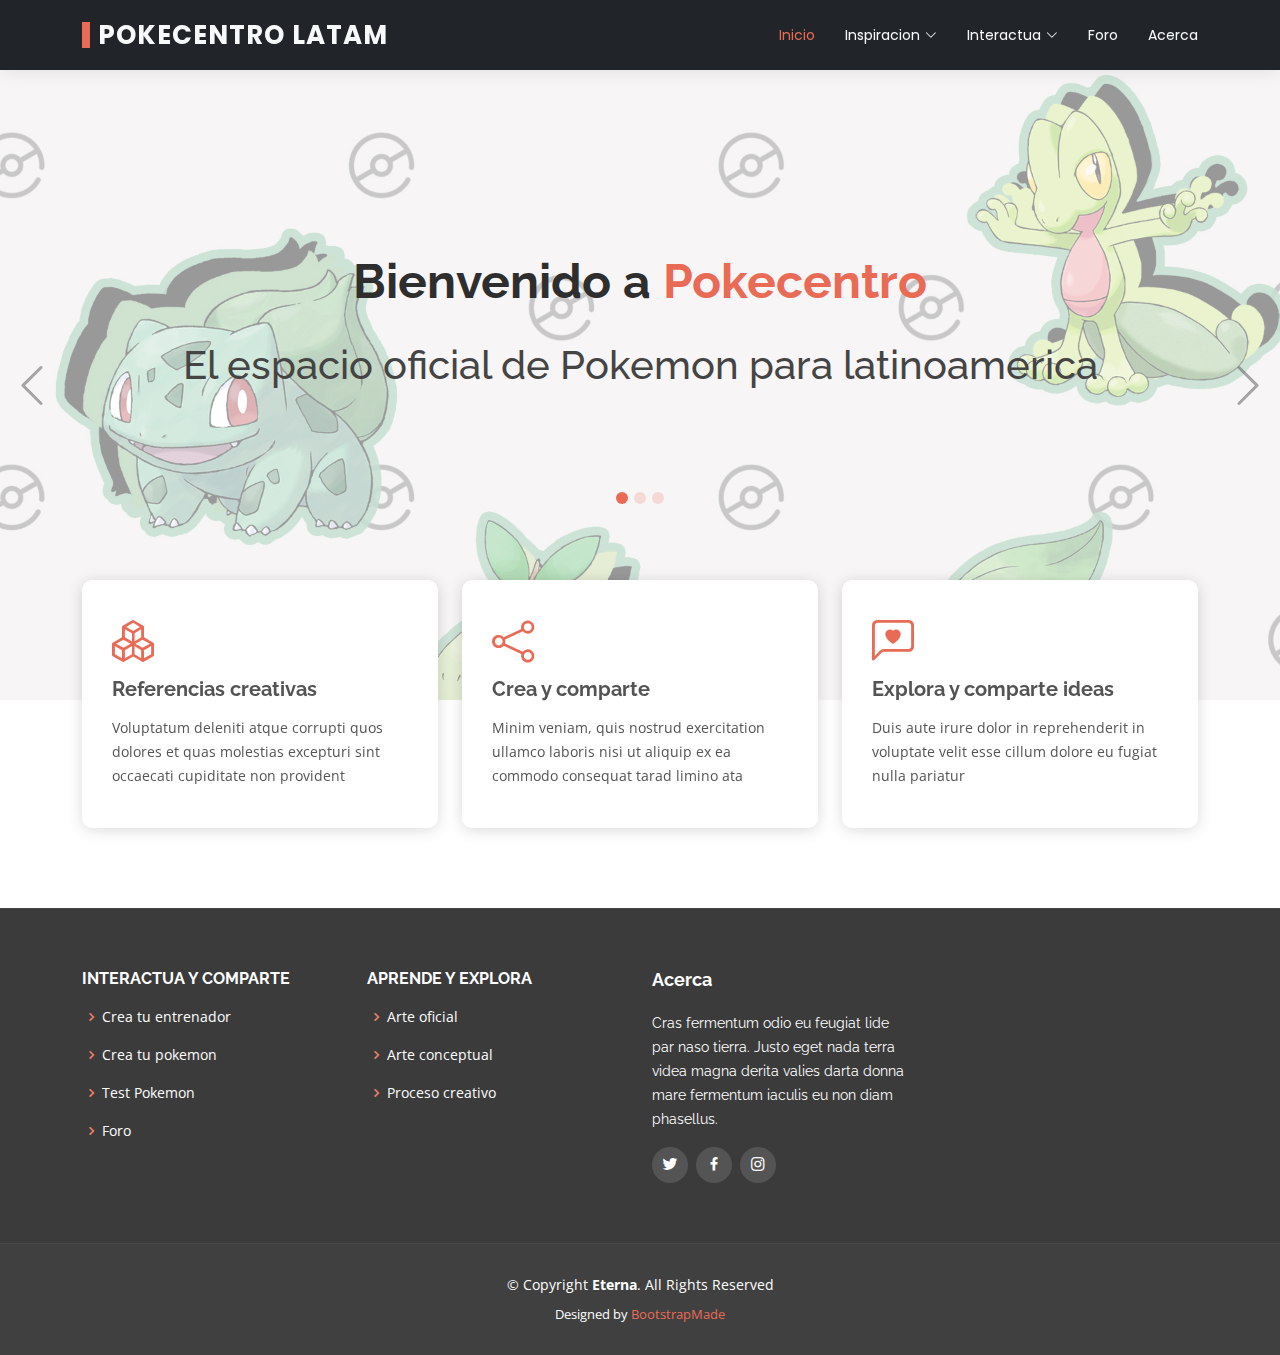
<file: index.html>
<!DOCTYPE html>
<html lang="en">

<head>
  <meta charset="utf-8">
  <meta content="width=device-width, initial-scale=1.0" name="viewport">

  <title>Pokecentro</title>
  <meta content="" name="description">
  <meta content="" name="keywords">

  <!-- Favicons -->
  <link href="assets/img/favicon.png" rel="icon">
  <link href="assets/img/apple-touch-icon.png" rel="apple-touch-icon">

  <!-- Google Fonts -->
  <link href="https://fonts.googleapis.com/css?family=Open+Sans:300,300i,400,400i,600,600i,700,700i|Raleway:300,300i,400,400i,500,500i,600,600i,700,700i|Poppins:300,300i,400,400i,500,500i,600,600i,700,700i" rel="stylesheet">

  <!-- Vendor CSS Files -->
  <link href="assets/vendor/animate.css/animate.min.css" rel="stylesheet">
  <link href="assets/vendor/bootstrap/css/bootstrap.min.css" rel="stylesheet">
  <link href="assets/vendor/bootstrap-icons/bootstrap-icons.css" rel="stylesheet">
  <link href="assets/vendor/boxicons/css/boxicons.min.css" rel="stylesheet">
  <link href="assets/vendor/glightbox/css/glightbox.min.css" rel="stylesheet">
  <link href="assets/vendor/swiper/swiper-bundle.min.css" rel="stylesheet">

  <!-- Template Main CSS File -->
  <link href="assets/css/style.css" rel="stylesheet">

  <!-- =======================================================
  * Template Name: Eterna - v4.8.1
  * Template URL: https://bootstrapmade.com/eterna-free-multipurpose-bootstrap-template/
  * Author: BootstrapMade.com
  * License: https://bootstrapmade.com/license/
  ======================================================== -->
</head>

<body>
  <!-- ======= Header ======= -->
  <header id="header" class="d-flex align-items-center bg-dark">
    <div class="container d-flex justify-content-between align-items-center">

      <div class="logo">
        <h1><a class="text-light" href="index.html">Pokecentro LATAM</a></h1>
        <!-- Uncomment below if you prefer to use an image logo -->
        <!-- <a href="index.html"><img src="assets/img/logo.png" alt="" class="img-fluid"></a>-->
      </div>

      <nav id="navbar" class="navbar">
        <ul>
          <li><a class="active" href="index.html">Inicio</a></li>
          <li class="dropdown"><a class="text-light" href="#"><span>Inspiracion</span> <i class="bi bi-chevron-down"></i></a>
            <ul>
              <li><a href="officialart.html">Arte oficial</a></li>
              <li><a href="conceptualart.html">Arte conceptual</a></li>
              <li><a href="creativeprocess.html">Proceso creativo</a></li>
            </ul>
          </li>
          <li class="dropdown"><a class="text-light" href="#"><span>Interactua</span> <i class="bi bi-chevron-down"></i></a>
            <ul>
              <li><a href="createtrainner.html">Crea tu entrenador</a></li>
              <li><a href="createpokemon.html">Crea tu pokemon</a></li>
              <li><a href="pokemontest.html">Test Pokemon</a></li>
            </ul>
          </li>
          <li><a class="text-light" href="forum.html">Foro</a></li>
          <li><a class="text-light" href="#footer">Acerca</a></li>
        </ul>
        <i class="bi bi-list mobile-nav-toggle"></i>
      </nav><!-- .navbar -->

    </div>
  </header><!-- End Header -->

  <!-- ======= Hero Section ======= -->
  <section id="hero">
    <div class="hero-container">
      <div id="heroCarousel" data-bs-interval="5000" class="carousel slide carousel-fade" data-bs-ride="carousel">

        <ol class="carousel-indicators" id="hero-carousel-indicators"></ol>

        <div class="carousel-inner" role="listbox">

          <!-- Slide 1 -->
          <div class="carousel-item active" style="background-image: url(assets/img/slide/slide-1.jpg)">
            <div class="carousel-container">
              <div class="carousel-content">
                <h2 class="animate__animated animate__fadeInDown">Bienvenido a <span>Pokecentro</span></h2>
                <h1 class="animate__animated animate__fadeInUp">El espacio oficial de Pokemon para latinoamerica</h1>
              </div>
            </div>
          </div>

          <!-- Slide 2 -->
          <div class="carousel-item" style="background-image: url(assets/img/slide/slide-2.jpg)">
            <div class="carousel-container">
              <div class="carousel-content">
                <h2 class="animate__animated fanimate__adeInDown">Espacio para la <span>creatividad</span></h2>
                <p class="animate__animated animate__fadeInUp">Pokemon centro es el espacio oficial de Pokemon para latinoamerica, un espacio para la creacion y las ideas donde encontraras materiales y recursos para explorar tu creatividad</p>
                <a href="" class="btn-get-started animate__animated animate__fadeInUp">Leer más</a>
              </div>
            </div>
          </div>

          <!-- Slide 3 -->
          <div class="carousel-item" style="background-image: url(assets/img/slide/slide-3.jpg)">
            <div class="carousel-container">
              <div class="carousel-content">
                <h2 class="animate__animated animate__fadeInDown">Comparte con la <span>comunidad</span></h2>
                <p class="animate__animated animate__fadeInUp">Comparte tus ideas y creaciones con el resto de la comunidad atraves del foro y nuestras herramientas para crear tus propios pokemon y tu propio entrenador</p>
                <a href="" class="btn-get-started animate__animated animate__fadeInUp">Leer más</a>
              </div>
            </div>
          </div>

        </div>

        <a class="carousel-control-prev" href="#heroCarousel" role="button" data-bs-slide="prev">
          <span class="carousel-control-prev-icon bi bi-chevron-left" aria-hidden="true"></span>
        </a>

        <a class="carousel-control-next" href="#heroCarousel" role="button" data-bs-slide="next">
          <span class="carousel-control-next-icon bi bi-chevron-right" aria-hidden="true"></span>
        </a>

      </div>
    </div>
  </section><!-- End Hero -->

  <main id="main">

    <!-- ======= Featured Section ======= -->
    <section id="featured" class="featured">
      <div class="container">

        <div class="row">
          <div class="col-lg-4">
            <div class="icon-box">
              <i class="bi bi-boxes"></i>
              <h3><a href="">Referencias creativas</a></h3>
              <p>Voluptatum deleniti atque corrupti quos dolores et quas molestias excepturi sint occaecati cupiditate non provident</p>
            </div>
          </div>
          <div class="col-lg-4 mt-4 mt-lg-0">
            <div class="icon-box">
              <i class="bi bi-share"></i>
              <h3><a href="">Crea y comparte</a></h3>
              <p>Minim veniam, quis nostrud exercitation ullamco laboris nisi ut aliquip ex ea commodo consequat tarad limino ata</p>
            </div>
          </div>
          <div class="col-lg-4 mt-4 mt-lg-0">
            <div class="icon-box">
              <i class="bi bi-chat-left-heart"></i>
              <h3><a href="">Explora y comparte ideas</a></h3>
              <p>Duis aute irure dolor in reprehenderit in voluptate velit esse cillum dolore eu fugiat nulla pariatur</p>
            </div>
          </div>
        </div>

      </div>
    </section><!-- End Featured Section -->
  </main><!-- End #main -->

  <!-- ======= Footer ======= -->
  <footer id="footer">

    <div class="footer-top">
      <div class="container">
        <div class="row">

          <div class="col-lg-3 col-md-6 footer-links">
            <h4>Interactua y comparte</h4>
            <ul>
              <li><i class="bx bx-chevron-right"></i> <a href="createtrainner.html">Crea tu entrenador</a></li>
              <li><i class="bx bx-chevron-right"></i> <a href="createpokemon.html">Crea tu pokemon</a></li>
              <li><i class="bx bx-chevron-right"></i> <a href="pokemontest.html">Test Pokemon</a></li>
              <li><i class="bx bx-chevron-right"></i> <a href="forum.html">Foro</a></li>
            </ul>
          </div>

          <div class="col-lg-3 col-md-6 footer-links">
            <h4>Aprende y Explora</h4>
            <ul>
              <li><i class="bx bx-chevron-right"></i> <a href="officialart.html">Arte oficial</a></li>
              <li><i class="bx bx-chevron-right"></i> <a href="conceptualart.html">Arte conceptual</a></li>
              <li><i class="bx bx-chevron-right"></i> <a href="creativeprocess.html">Proceso creativo</a></li>
            </ul>
          </div>

          <div class="col-lg-3 col-md-6 footer-info">
            <h3>Acerca</h3>
            <p>Cras fermentum odio eu feugiat lide par naso tierra. Justo eget nada terra videa magna derita valies darta donna mare fermentum iaculis eu non diam phasellus.</p>
            <div class="social-links mt-3">
              <a href="#" class="twitter"><i class="bx bxl-twitter"></i></a>
              <a href="#" class="facebook"><i class="bx bxl-facebook"></i></a>
              <a href="#" class="instagram"><i class="bx bxl-instagram"></i></a>
            </div>
          </div>

        </div>
      </div>
    </div>

    <div class="container">
      <div class="copyright">
        &copy; Copyright <strong><span>Eterna</span></strong>. All Rights Reserved
      </div>
      <div class="credits">
        <!-- All the links in the footer should remain intact. -->
        <!-- You can delete the links only if you purchased the pro version. -->
        <!-- Licensing information: https://bootstrapmade.com/license/ -->
        <!-- Purchase the pro version with working PHP/AJAX contact form: https://bootstrapmade.com/eterna-free-multipurpose-bootstrap-template/ -->
        Designed by <a href="https://bootstrapmade.com/">BootstrapMade</a>
      </div>
    </div>
  </footer><!-- End Footer -->

  <a href="#" class="back-to-top d-flex align-items-center justify-content-center"><i class="bi bi-arrow-up-short"></i></a>

  <!-- Vendor JS Files -->
  <script src="assets/vendor/purecounter/purecounter_vanilla.js"></script>
  <script src="assets/vendor/bootstrap/js/bootstrap.bundle.min.js"></script>
  <script src="assets/vendor/glightbox/js/glightbox.min.js"></script>
  <script src="assets/vendor/isotope-layout/isotope.pkgd.min.js"></script>
  <script src="assets/vendor/swiper/swiper-bundle.min.js"></script>
  <script src="assets/vendor/waypoints/noframework.waypoints.js"></script>
  <script src="assets/vendor/php-email-form/validate.js"></script>

  <!-- Template Main JS File -->
  <script src="assets/js/main.js"></script>

</body>

</html>
</file>
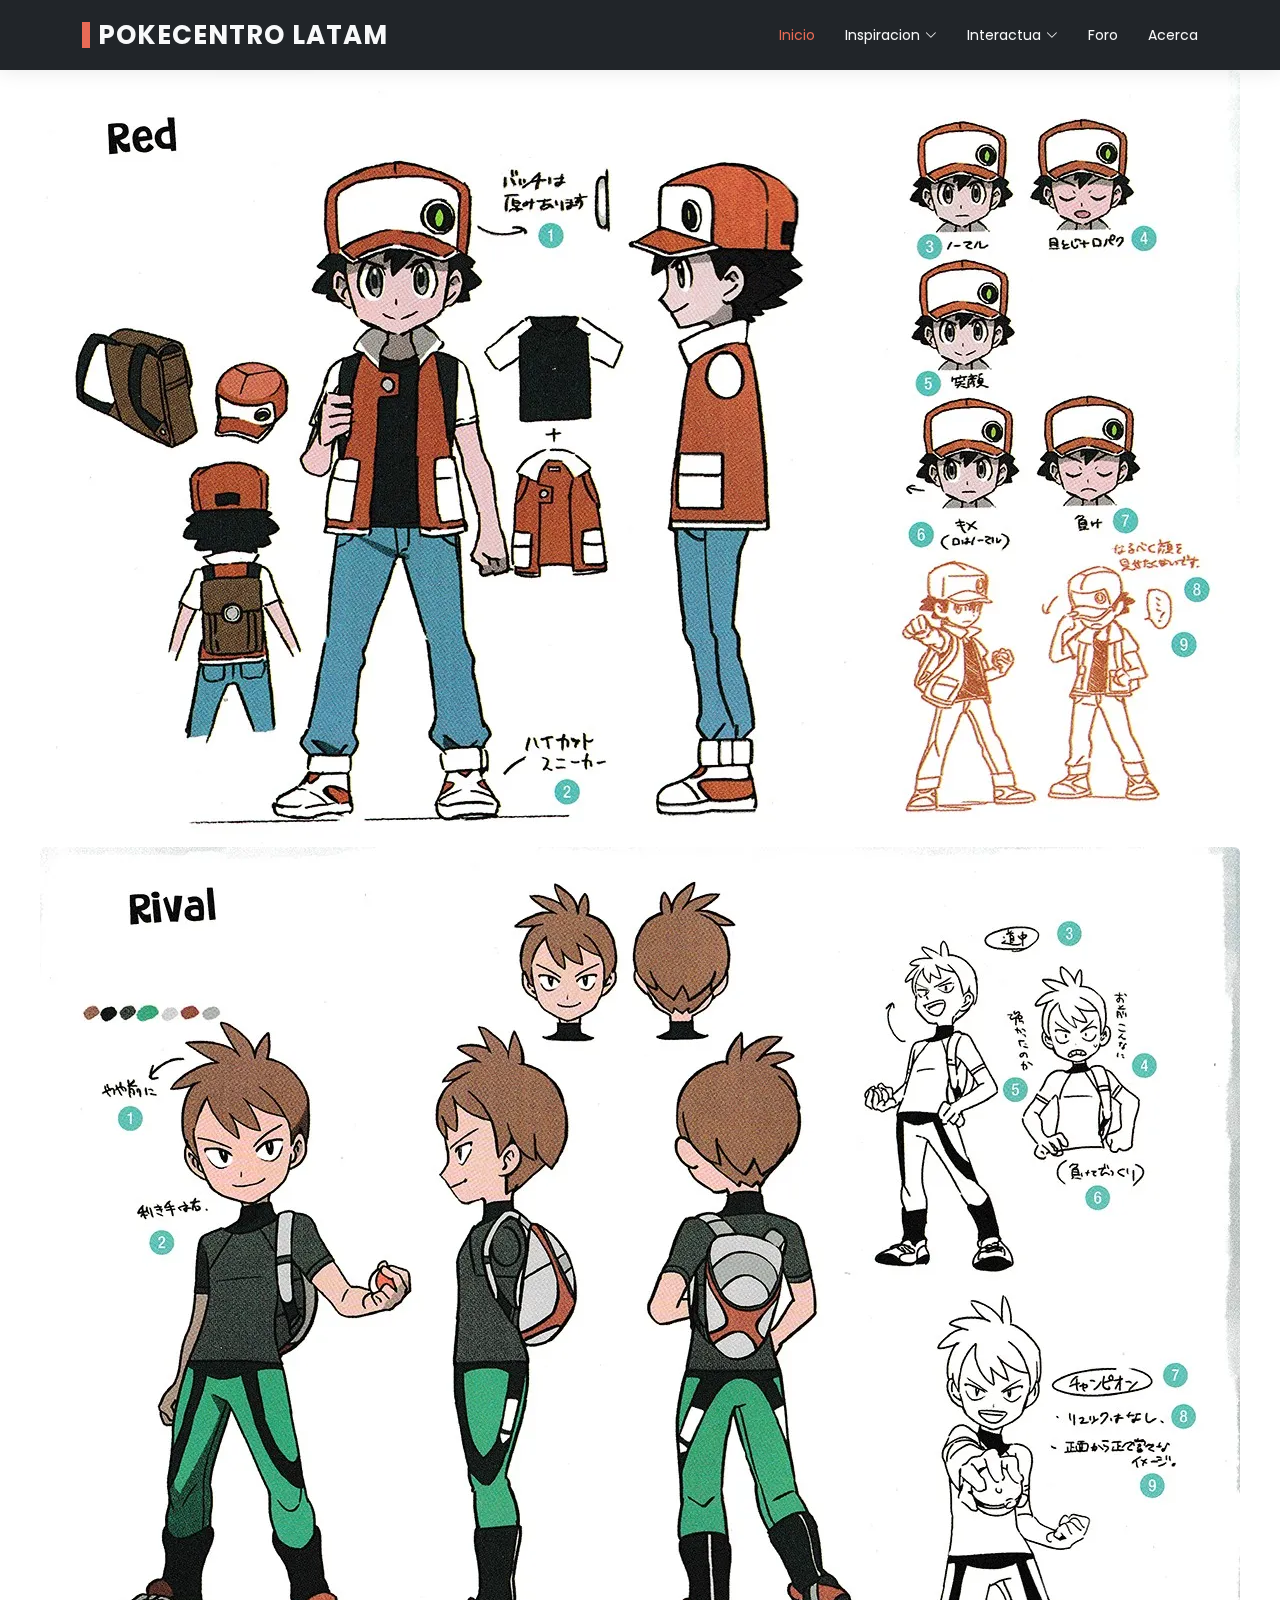
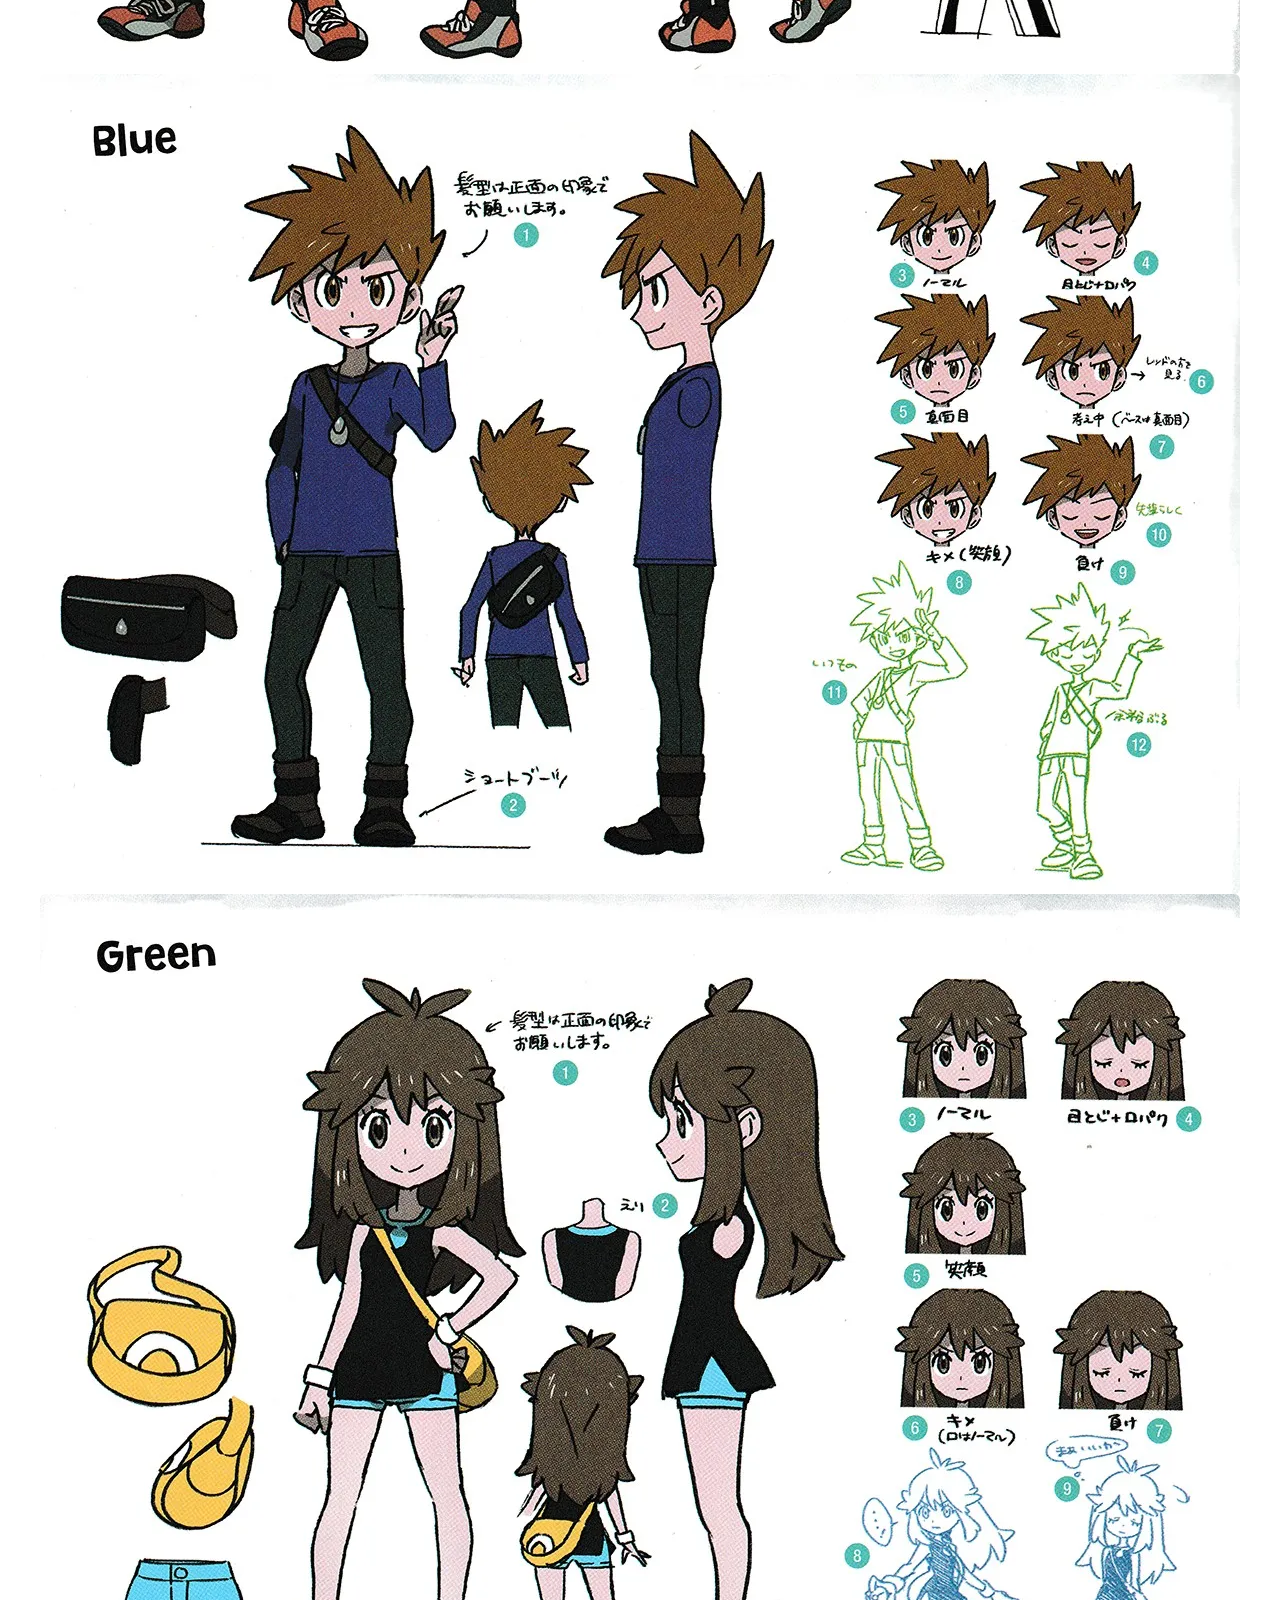
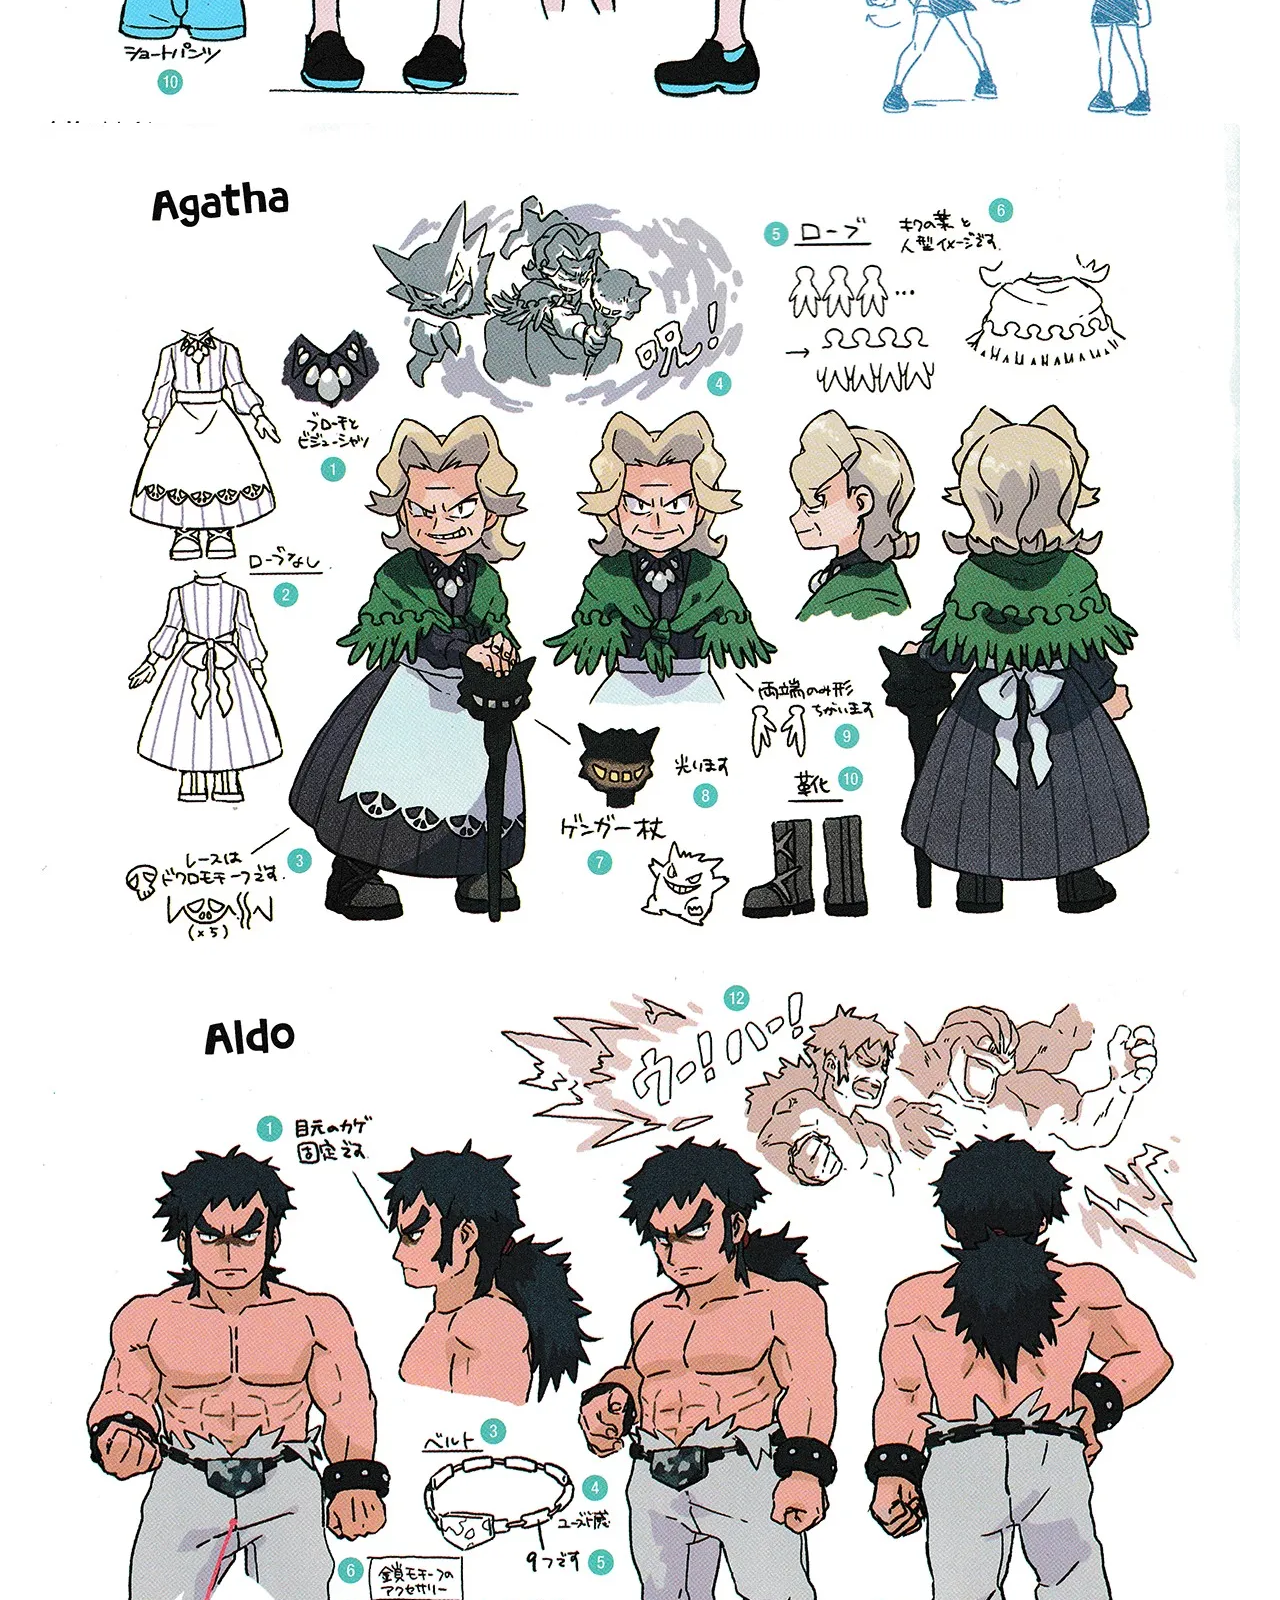
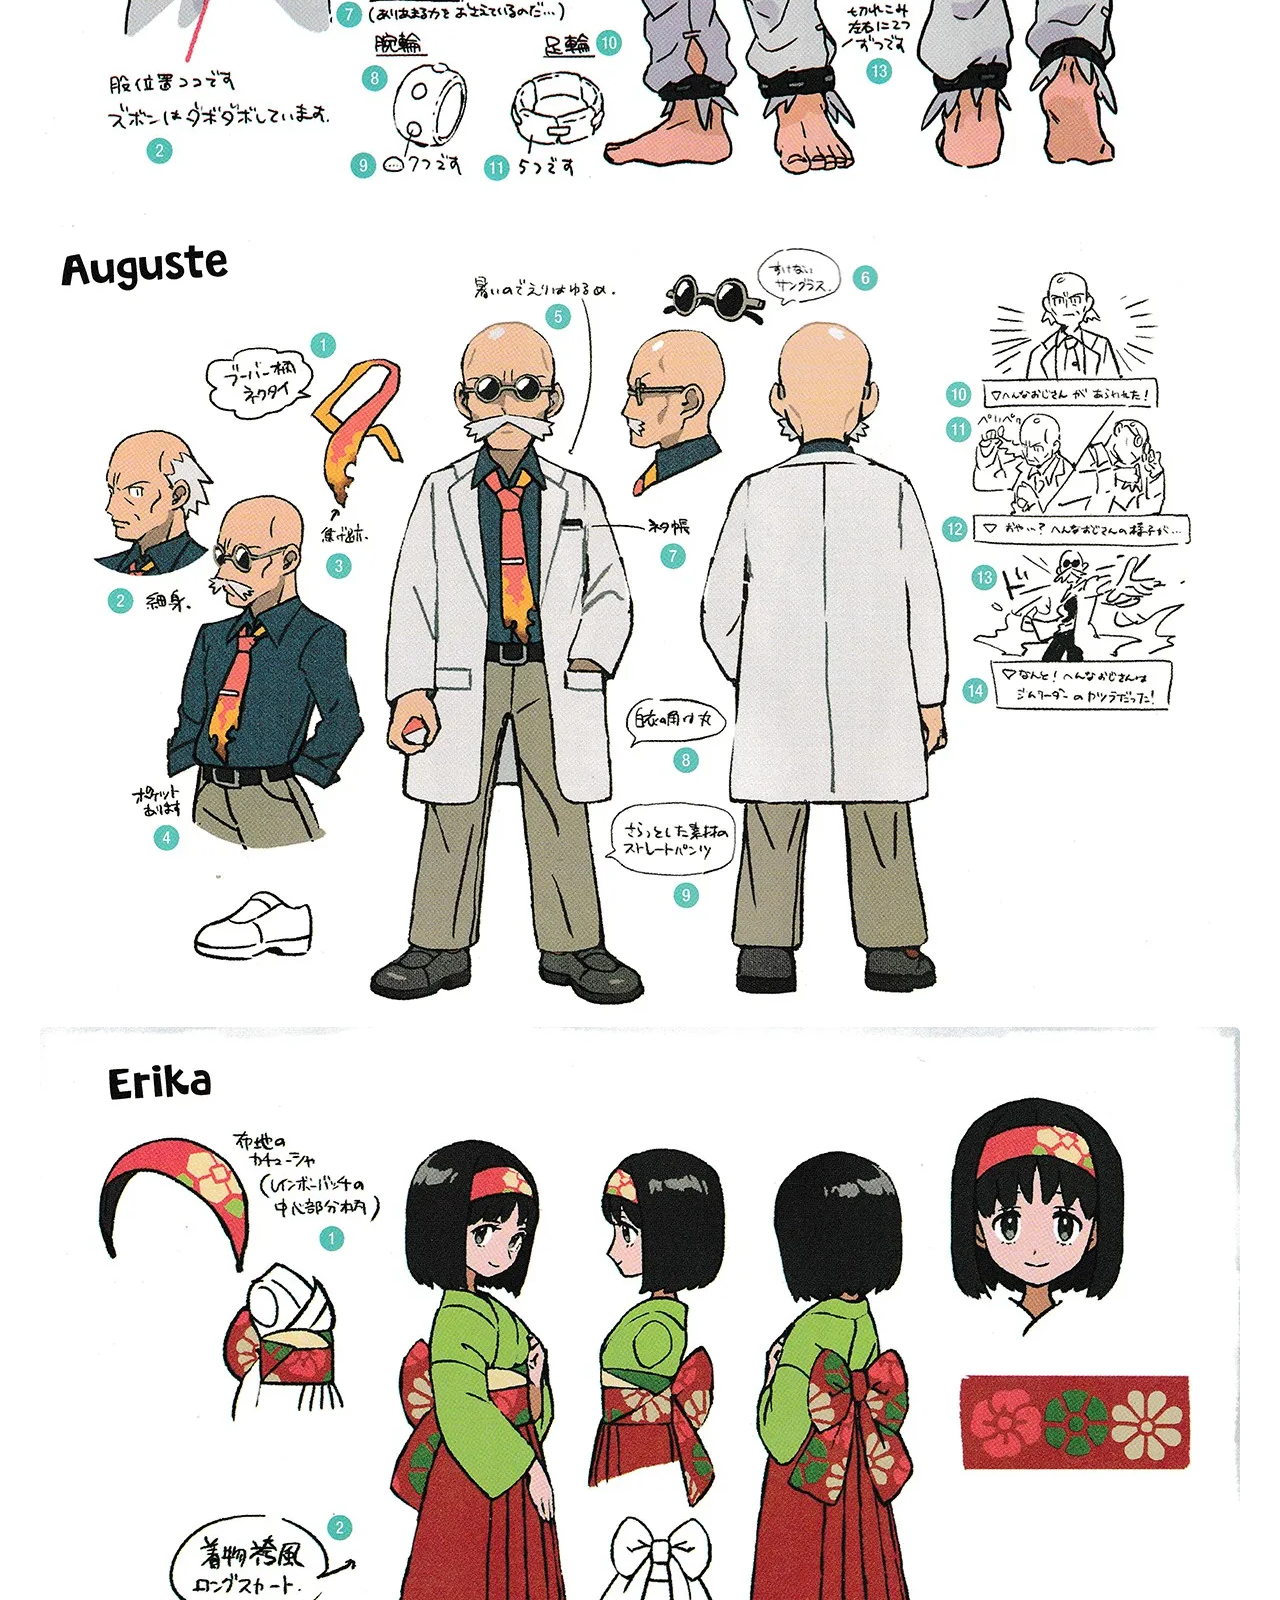
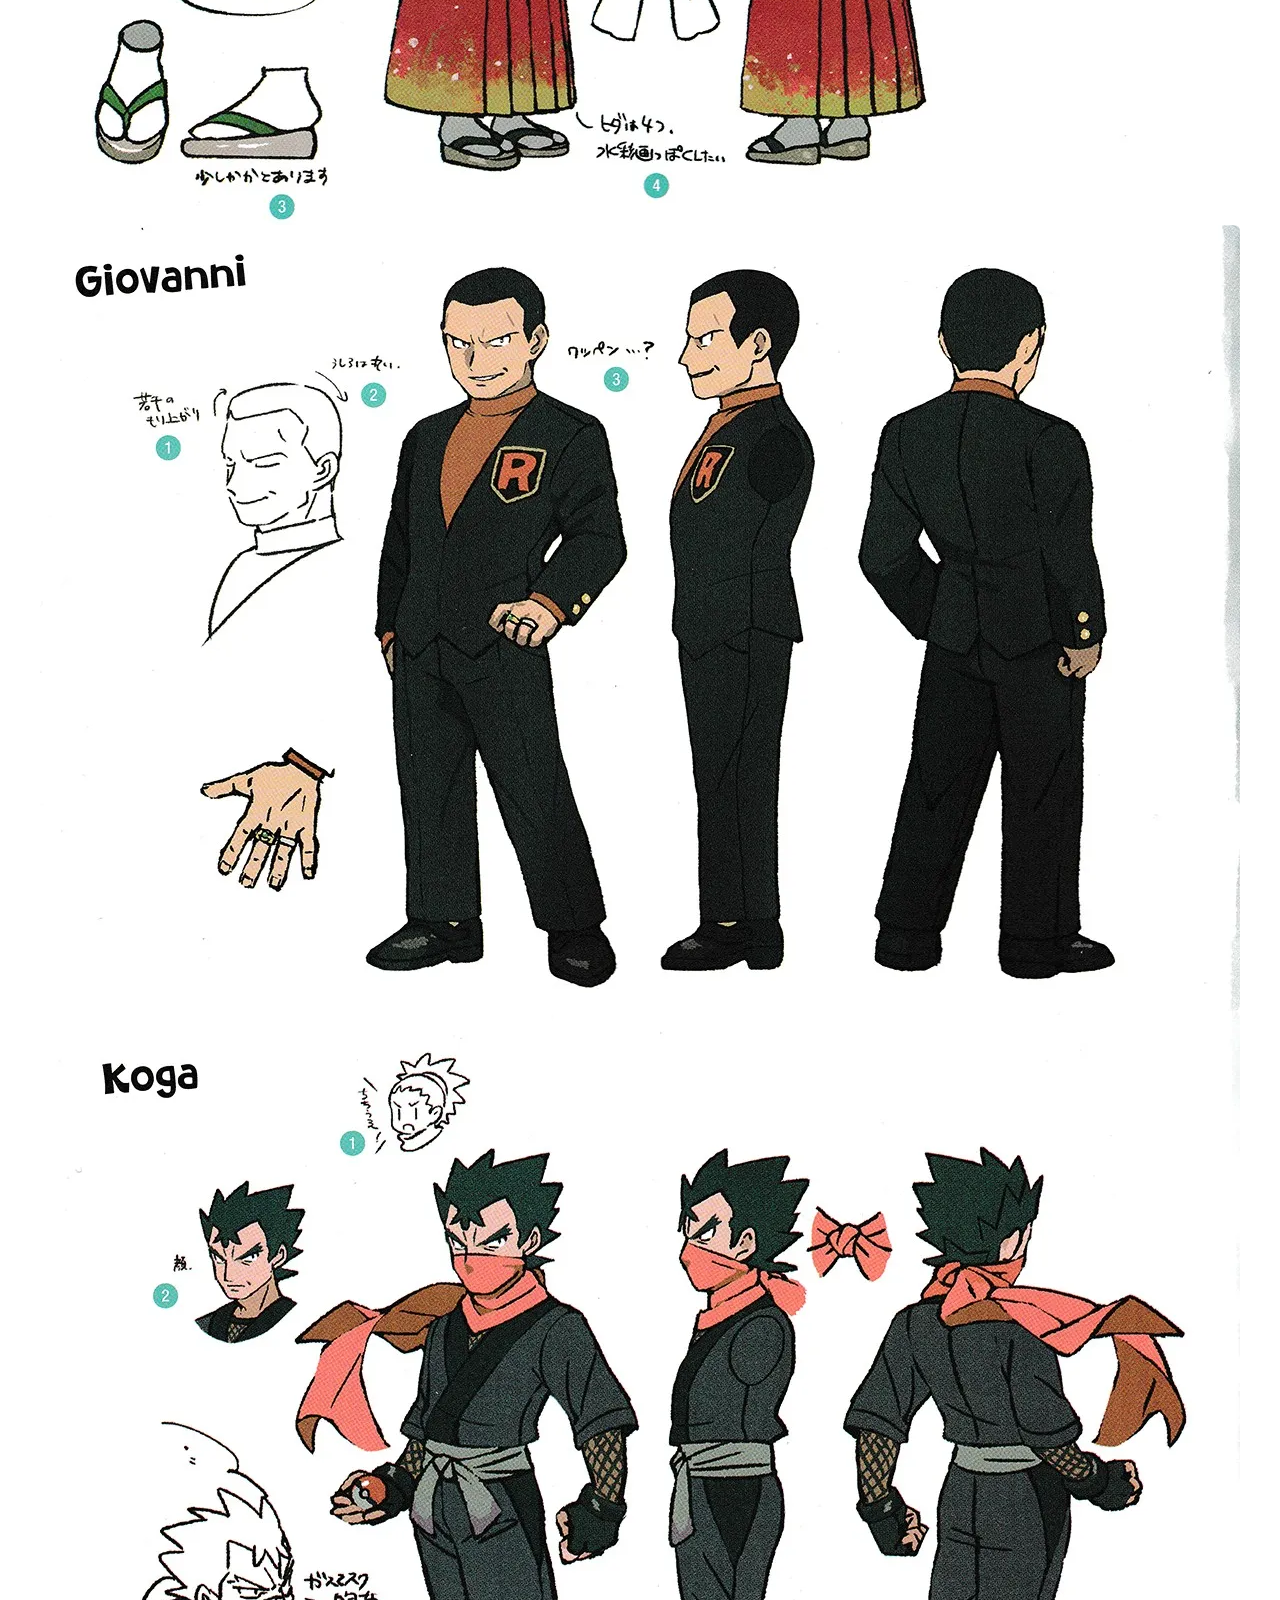
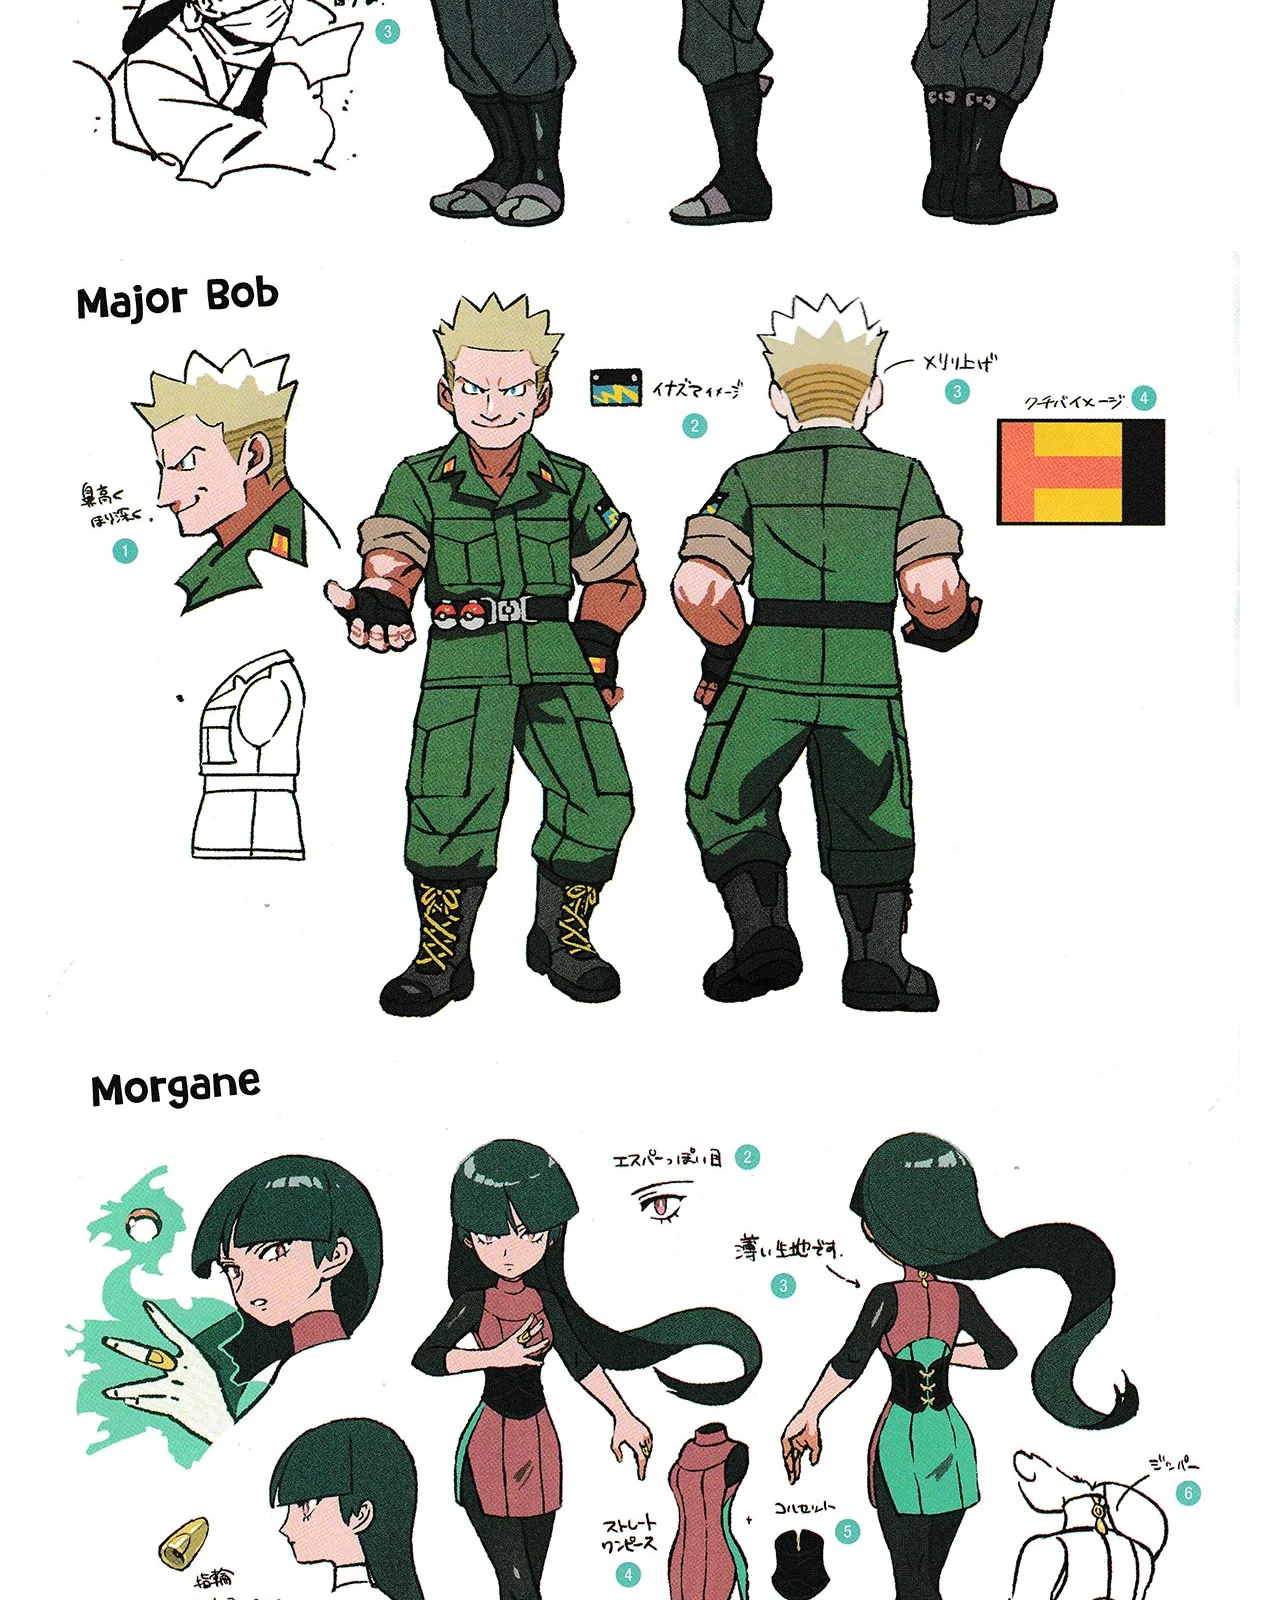
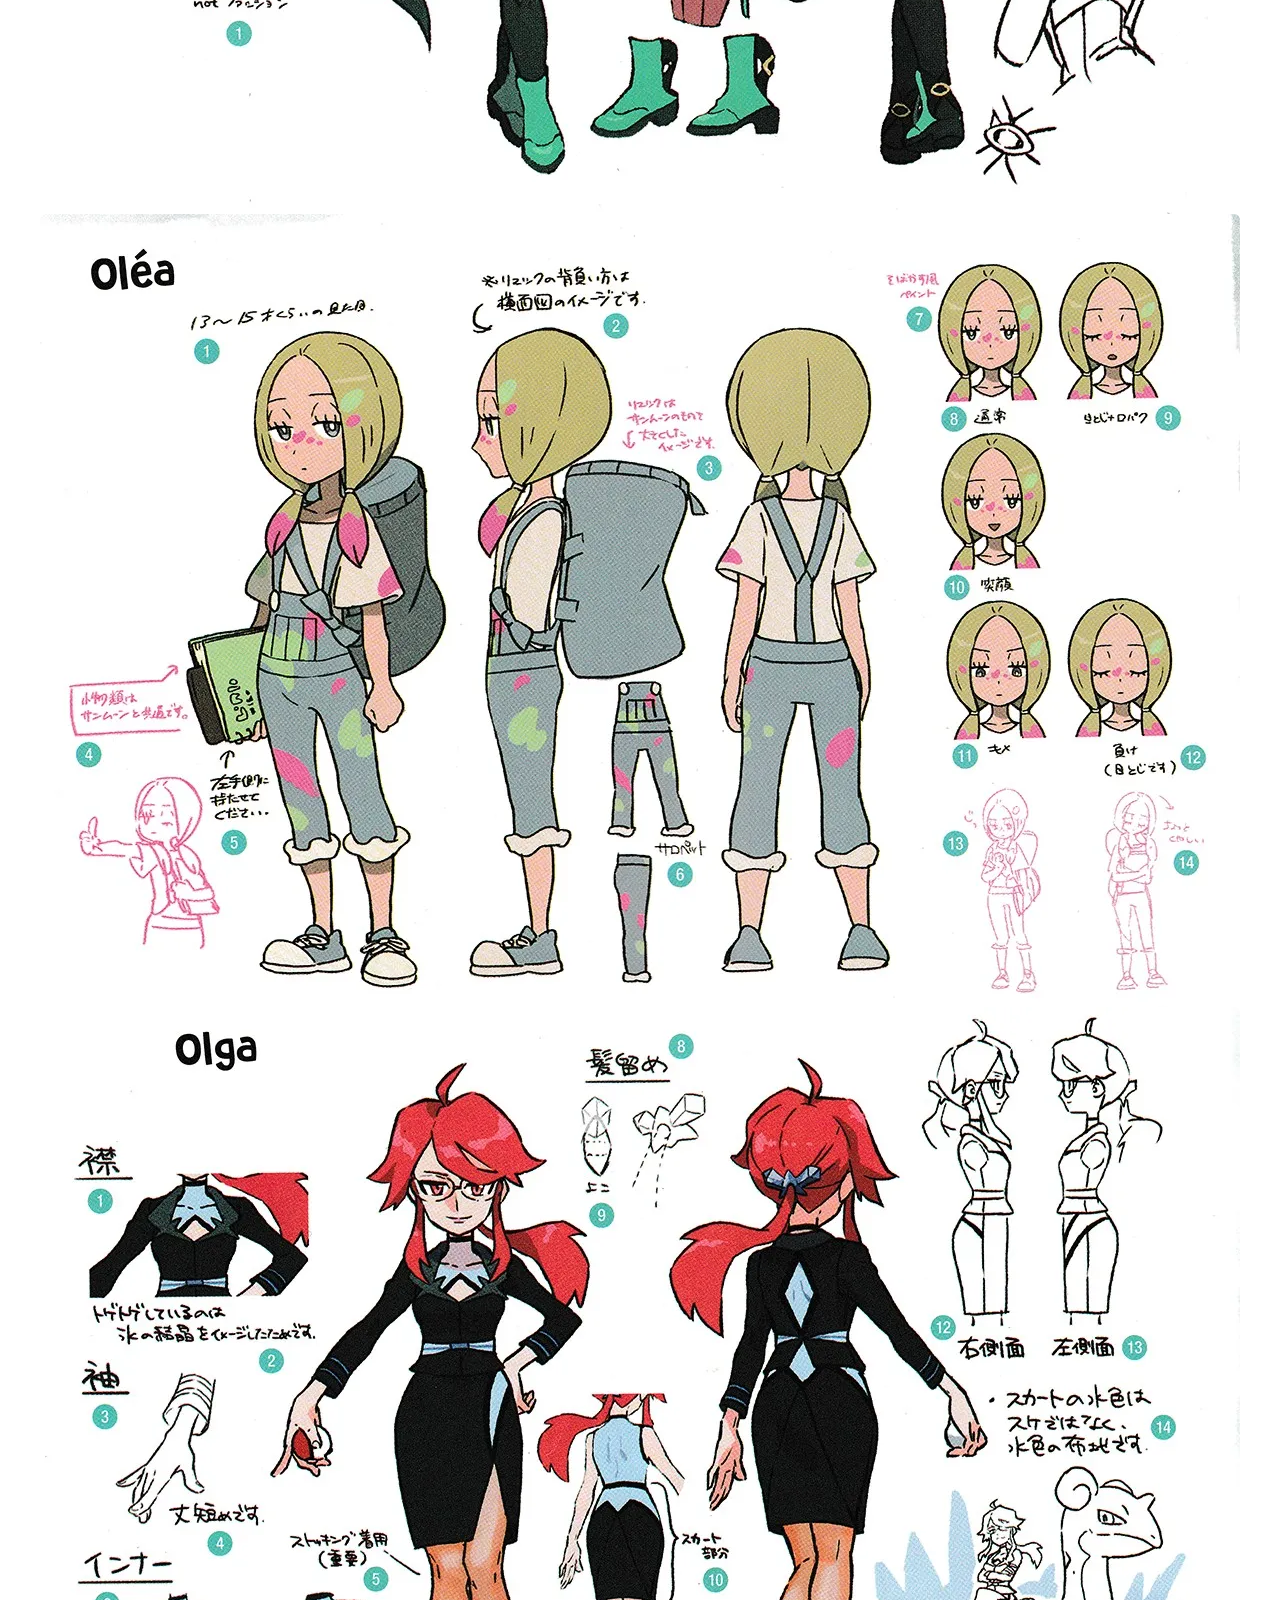
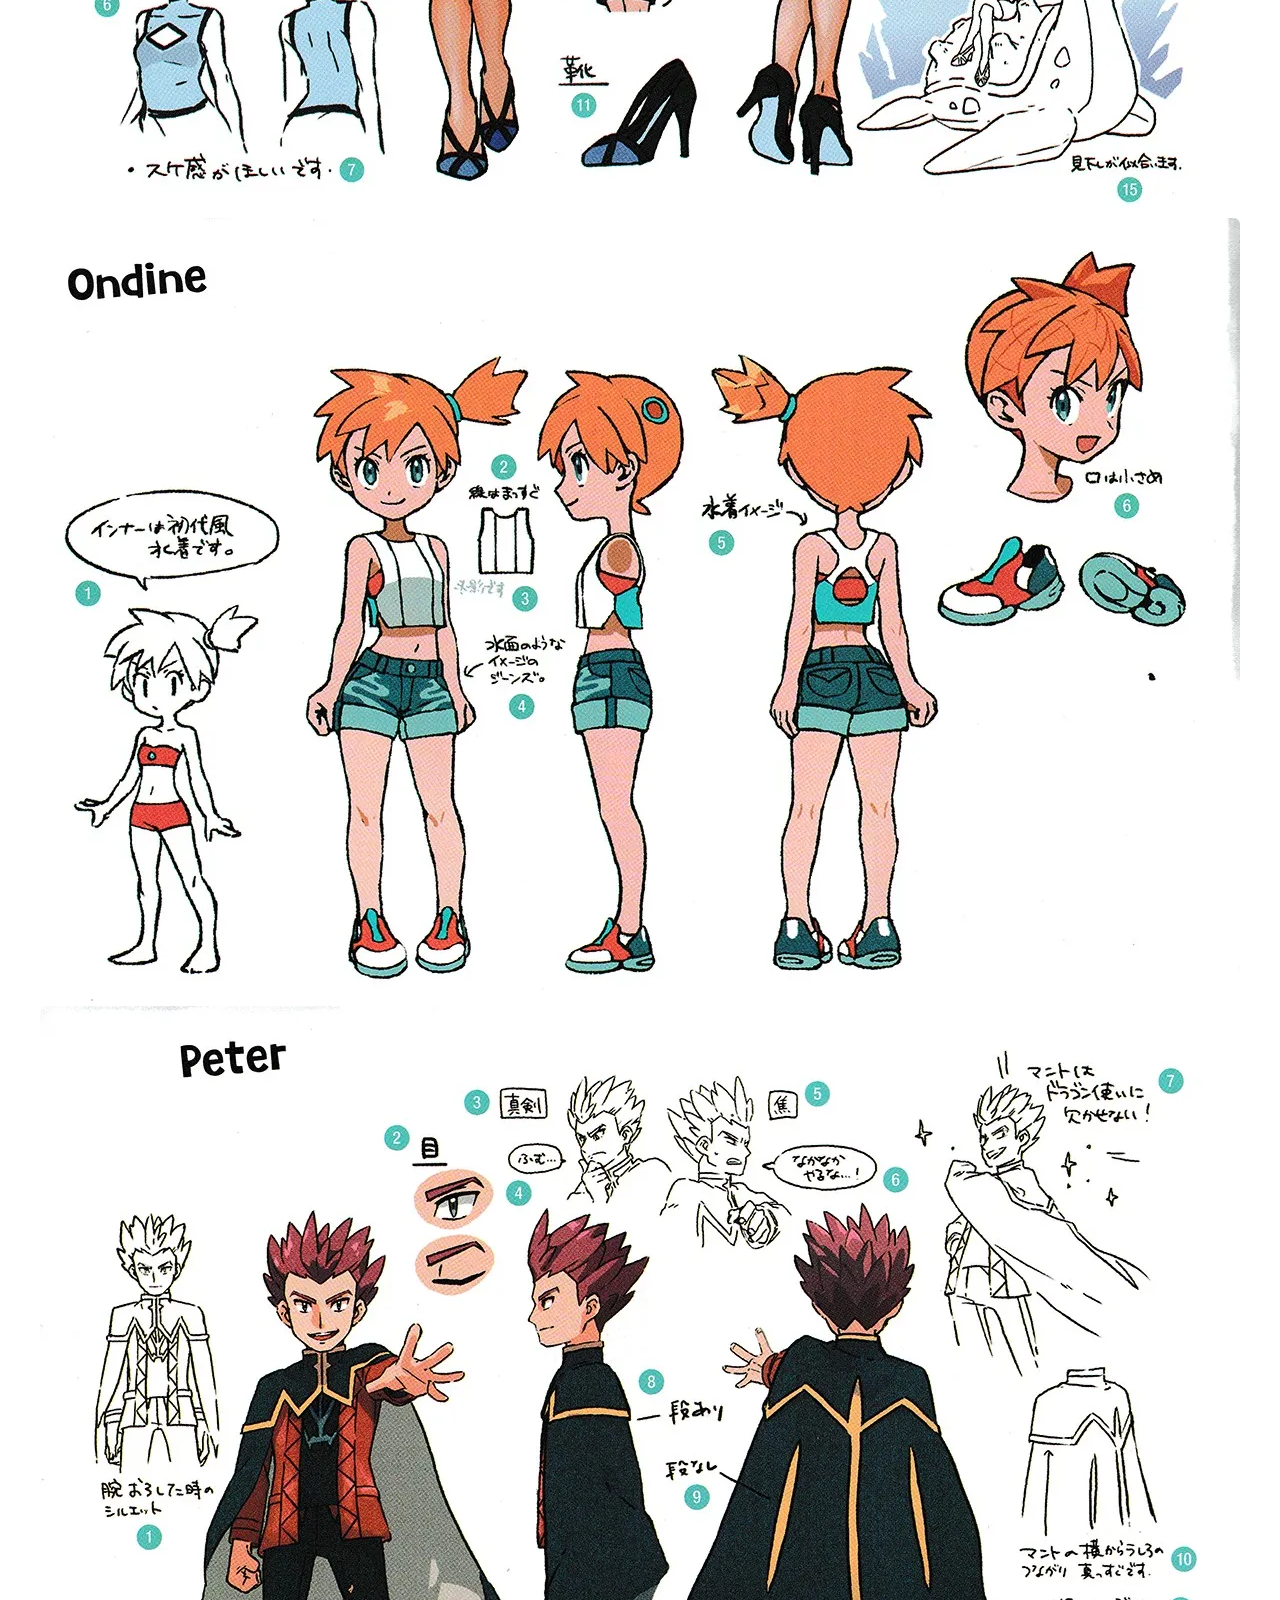
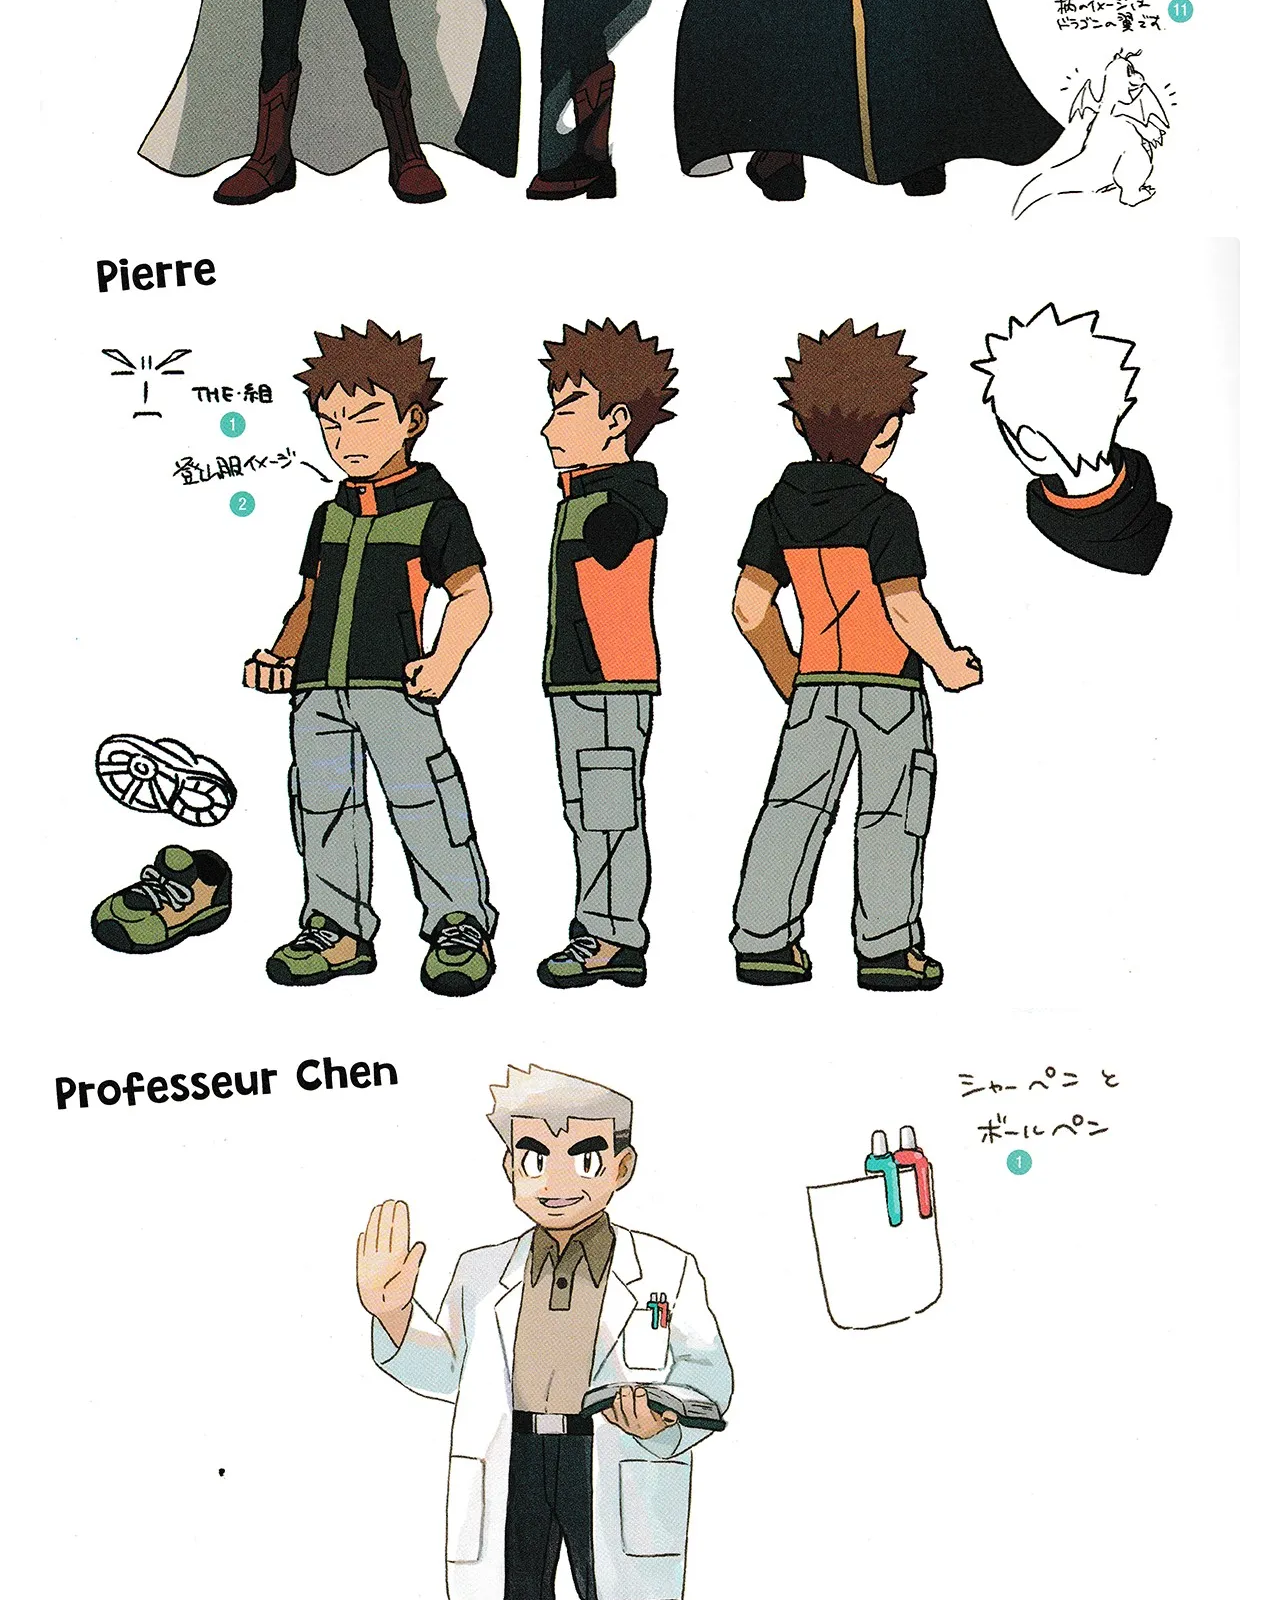
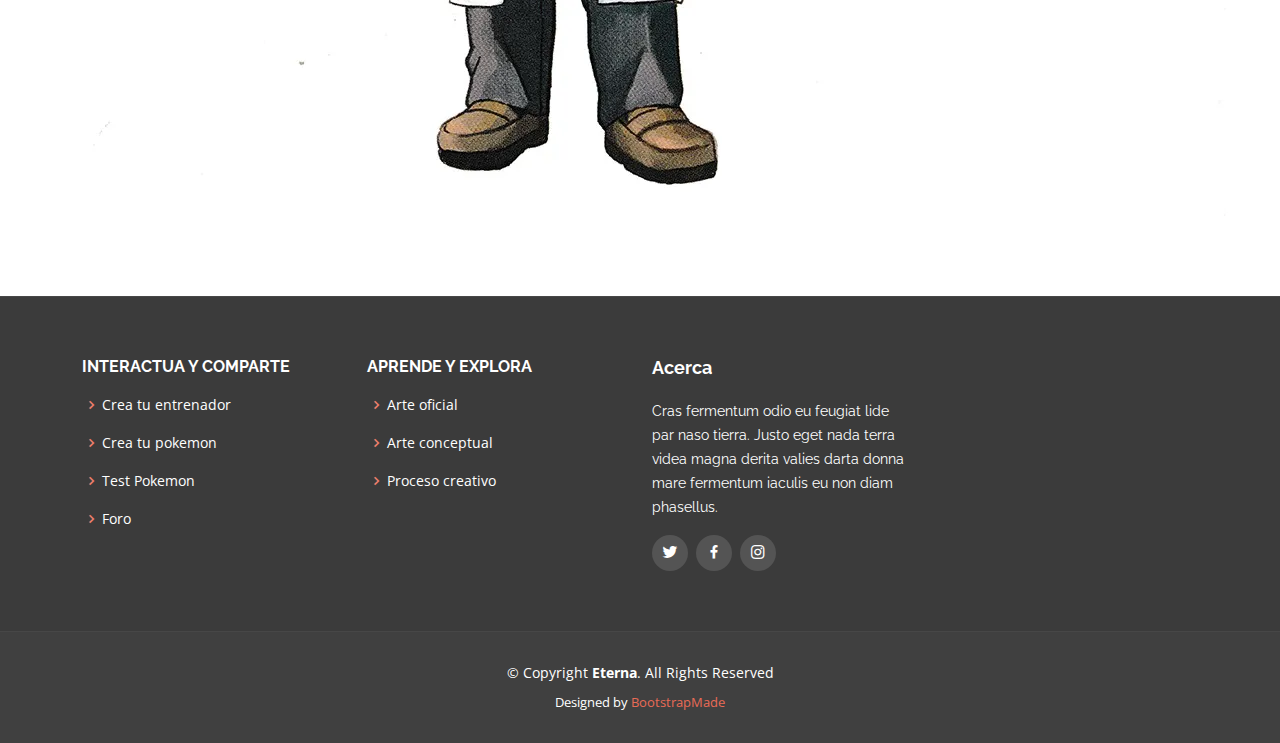
<file: conceptualart.html>
<!DOCTYPE html>
<html lang="en">

<head>
  <meta charset="utf-8">
  <meta content="width=device-width, initial-scale=1.0" name="viewport">

  <title>Pokecentro</title>
  <meta content="" name="description">
  <meta content="" name="keywords">

  <!-- Favicons -->
  <link href="assets/img/favicon.png" rel="icon">
  <link href="assets/img/apple-touch-icon.png" rel="apple-touch-icon">

  <!-- Google Fonts -->
  <link href="https://fonts.googleapis.com/css?family=Open+Sans:300,300i,400,400i,600,600i,700,700i|Raleway:300,300i,400,400i,500,500i,600,600i,700,700i|Poppins:300,300i,400,400i,500,500i,600,600i,700,700i" rel="stylesheet">

  <!-- Vendor CSS Files -->
  <link href="assets/vendor/animate.css/animate.min.css" rel="stylesheet">
  <link href="assets/vendor/bootstrap/css/bootstrap.min.css" rel="stylesheet">
  <link href="assets/vendor/bootstrap-icons/bootstrap-icons.css" rel="stylesheet">
  <link href="assets/vendor/boxicons/css/boxicons.min.css" rel="stylesheet">
  <link href="assets/vendor/glightbox/css/glightbox.min.css" rel="stylesheet">
  <link href="assets/vendor/swiper/swiper-bundle.min.css" rel="stylesheet">

  <!-- Template Main CSS File -->
  <link href="assets/css/style.css" rel="stylesheet">

  <!-- =======================================================
  * Template Name: Eterna - v4.8.1
  * Template URL: https://bootstrapmade.com/eterna-free-multipurpose-bootstrap-template/
  * Author: BootstrapMade.com
  * License: https://bootstrapmade.com/license/
  ======================================================== -->
</head>

<body>
  <!-- ======= Header ======= -->
  <header id="header" class="d-flex align-items-center bg-dark">
    <div class="container d-flex justify-content-between align-items-center">

      <div class="logo">
        <h1><a class="text-light" href="index.html">Pokecentro LATAM</a></h1>
        <!-- Uncomment below if you prefer to use an image logo -->
        <!-- <a href="index.html"><img src="assets/img/logo.png" alt="" class="img-fluid"></a>-->
      </div>

      <nav id="navbar" class="navbar">
        <ul>
          <li><a class="active" href="index.html">Inicio</a></li>
          <li class="dropdown"><a class="text-light" href="#"><span>Inspiracion</span> <i class="bi bi-chevron-down"></i></a>
            <ul>
              <li><a href="officialart.html">Arte oficial</a></li>
              <li><a href="conceptualart.html">Arte conceptual</a></li>
              <li><a href="creativeprocess.html">Proceso creativo</a></li>
            </ul>
          </li>
          <li class="dropdown"><a class="text-light" href="#"><span>Interactua</span> <i class="bi bi-chevron-down"></i></a>
            <ul>
              <li><a href="createtrainner.html">Crea tu entrenador</a></li>
              <li><a href="createpokemon.html">Crea tu pokemon</a></li>
              <li><a href="pokemontest.html">Test Pokemon</a></li>
            </ul>
          </li>
          <li><a class="text-light" href="forum.html">Foro</a></li>
          <li><a class="text-light" href=".">Acerca</a></li>
        </ul>
        <i class="bi bi-list mobile-nav-toggle"></i>
      </nav><!-- .navbar -->

    </div>
  </header><!-- End Header -->

  <main id="main">
    <section>
      <img src="assets/img/Concept-art/red.webp" class="img-fluid rounded mx-auto d-block" alt="...">
      <img src="assets/img/Concept-art/rival.webp" class="img-fluid rounded mx-auto d-block" alt="...">
      <img src="assets/img/Concept-art/blue.webp" class="img-fluid rounded mx-auto d-block" alt="...">
      <img src="assets/img/Concept-art/green.webp" class="img-fluid rounded mx-auto d-block" alt="...">
      <img src="assets/img/Concept-art/agatha.webp" class="img-fluid rounded mx-auto d-block" alt="...">
      <img src="assets/img/Concept-art/aldo.webp" class="img-fluid rounded mx-auto d-block" alt="...">
      <img src="assets/img/Concept-art/auguste.webp" class="img-fluid rounded mx-auto d-block" alt="...">
      <img src="assets/img/Concept-art/erika.webp" class="img-fluid rounded mx-auto d-block" alt="...">
      <img src="assets/img/Concept-art/giovanni.webp" class="img-fluid rounded mx-auto d-block" alt="...">
      <img src="assets/img/Concept-art/koga.webp" class="img-fluid rounded mx-auto d-block" alt="...">
      <img src="assets/img/Concept-art/major-bob.webp" class="img-fluid rounded mx-auto d-block" alt="...">
      <img src="assets/img/Concept-art/morgane.webp" class="img-fluid rounded mx-auto d-block" alt="...">
      <img src="assets/img/Concept-art/olea.webp" class="img-fluid rounded mx-auto d-block" alt="...">
      <img src="assets/img/Concept-art/olga.webp" class="img-fluid rounded mx-auto d-block" alt="...">
      <img src="assets/img/Concept-art/ondine.webp" class="img-fluid rounded mx-auto d-block" alt="...">
      <img src="assets/img/Concept-art/peter.webp" class="img-fluid rounded mx-auto d-block" alt="...">
      <img src="assets/img/Concept-art/pierre.webp" class="img-fluid rounded mx-auto d-block" alt="...">
      <img src="assets/img/Concept-art/prof.webp" class="img-fluid rounded mx-auto d-block" alt="...">
    </section>    
  </main><!-- End #main -->

  <!-- ======= Footer ======= -->
  <footer id="footer">

    <div class="footer-top">
      <div class="container">
        <div class="row">

          <div class="col-lg-3 col-md-6 footer-links">
            <h4>Interactua y comparte</h4>
            <ul>
              <li><i class="bx bx-chevron-right"></i> <a href="createtrainner.html">Crea tu entrenador</a></li>
              <li><i class="bx bx-chevron-right"></i> <a href="createpokemon.html">Crea tu pokemon</a></li>
              <li><i class="bx bx-chevron-right"></i> <a href="pokemontest.html">Test Pokemon</a></li>
              <li><i class="bx bx-chevron-right"></i> <a href="forum.html">Foro</a></li>
            </ul>
          </div>

          <div class="col-lg-3 col-md-6 footer-links">
            <h4>Aprende y Explora</h4>
            <ul>
              <li><i class="bx bx-chevron-right"></i> <a href="officialart.html">Arte oficial</a></li>
              <li><i class="bx bx-chevron-right"></i> <a href="conceptualart.html">Arte conceptual</a></li>
              <li><i class="bx bx-chevron-right"></i> <a href="creativeprocess.html">Proceso creativo</a></li>
            </ul>
          </div>

          <div class="col-lg-3 col-md-6 footer-info">
            <h3>Acerca</h3>
            <p>Cras fermentum odio eu feugiat lide par naso tierra. Justo eget nada terra videa magna derita valies darta donna mare fermentum iaculis eu non diam phasellus.</p>
            <div class="social-links mt-3">
              <a href="#" class="twitter"><i class="bx bxl-twitter"></i></a>
              <a href="#" class="facebook"><i class="bx bxl-facebook"></i></a>
              <a href="#" class="instagram"><i class="bx bxl-instagram"></i></a>
            </div>
          </div>

        </div>
      </div>
    </div>

    <div class="container">
      <div class="copyright">
        &copy; Copyright <strong><span>Eterna</span></strong>. All Rights Reserved
      </div>
      <div class="credits">
        <!-- All the links in the footer should remain intact. -->
        <!-- You can delete the links only if you purchased the pro version. -->
        <!-- Licensing information: https://bootstrapmade.com/license/ -->
        <!-- Purchase the pro version with working PHP/AJAX contact form: https://bootstrapmade.com/eterna-free-multipurpose-bootstrap-template/ -->
        Designed by <a href="https://bootstrapmade.com/">BootstrapMade</a>
      </div>
    </div>
  </footer><!-- End Footer -->

  <a href="#" class="back-to-top d-flex align-items-center justify-content-center"><i class="bi bi-arrow-up-short"></i></a>

  <!-- Vendor JS Files -->
  <script src="assets/vendor/purecounter/purecounter_vanilla.js"></script>
  <script src="assets/vendor/bootstrap/js/bootstrap.bundle.min.js"></script>
  <script src="assets/vendor/glightbox/js/glightbox.min.js"></script>
  <script src="assets/vendor/isotope-layout/isotope.pkgd.min.js"></script>
  <script src="assets/vendor/swiper/swiper-bundle.min.js"></script>
  <script src="assets/vendor/waypoints/noframework.waypoints.js"></script>
  <script src="assets/vendor/php-email-form/validate.js"></script>

  <!-- Template Main JS File -->
  <script src="assets/js/main.js"></script>

</body>

</html>
</file>
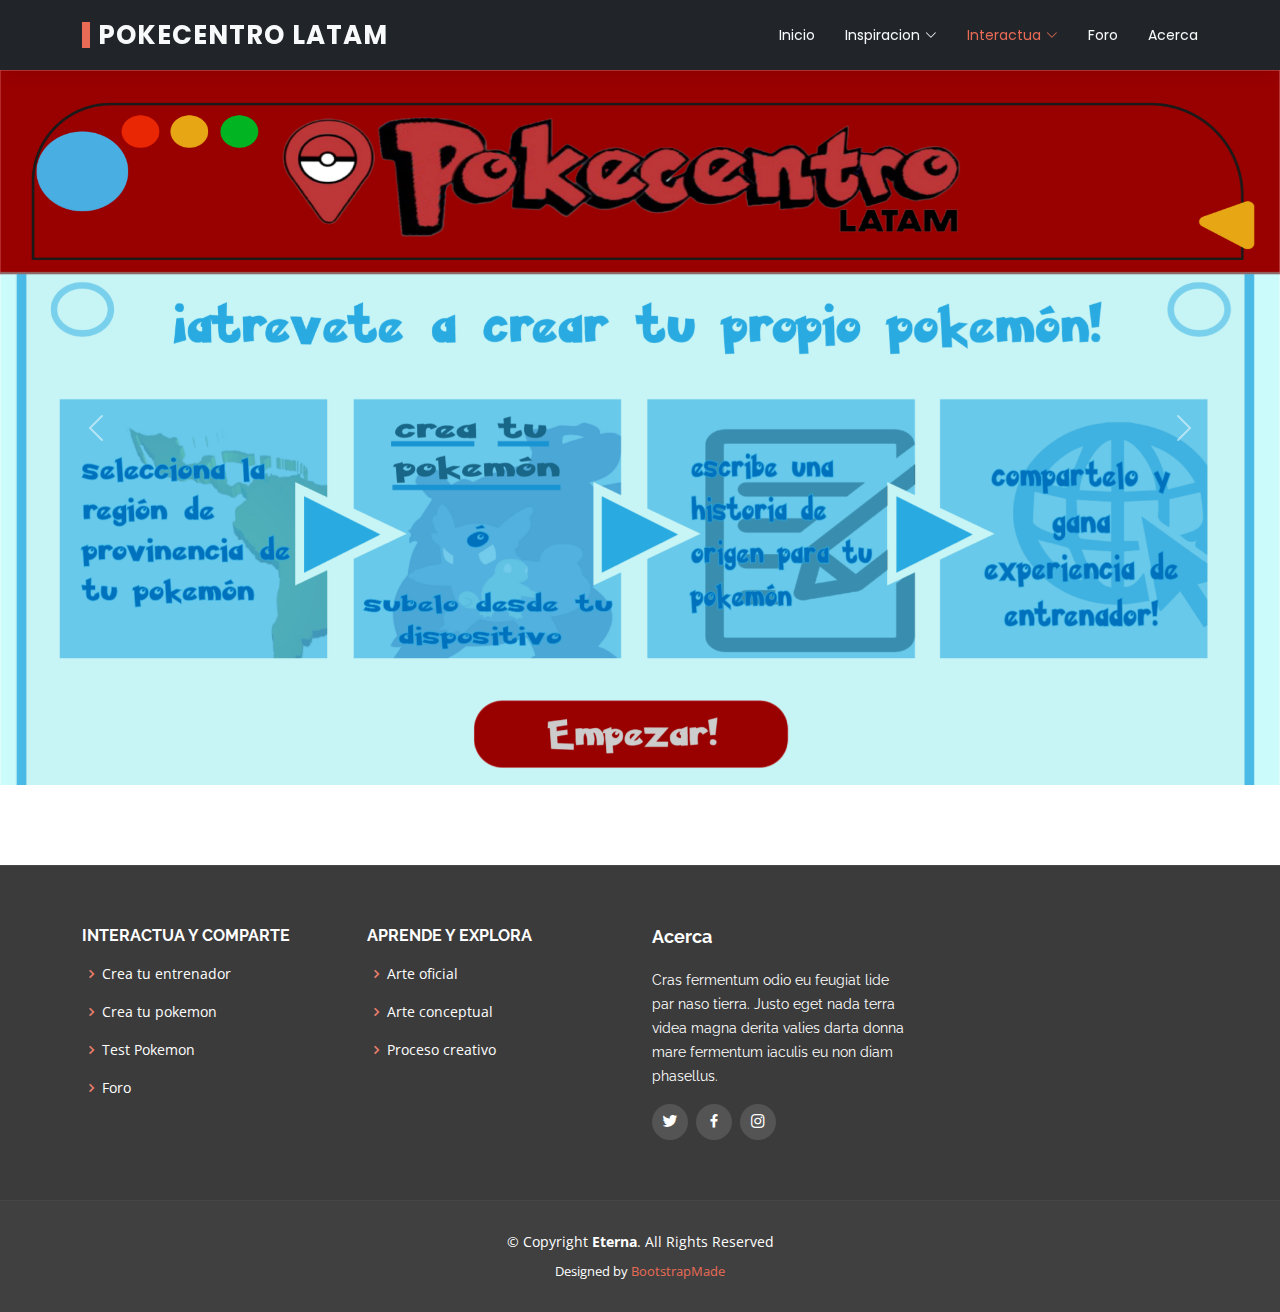
<file: createpokemon.html>
<!DOCTYPE html>
<html lang="en">

<head>
  <meta charset="utf-8">
  <meta content="width=device-width, initial-scale=1.0" name="viewport">

  <title>Pokecentro</title>
  <meta content="" name="description">
  <meta content="" name="keywords">

  <!-- Favicons -->
  <link href="assets/img/favicon.png" rel="icon">
  <link href="assets/img/apple-touch-icon.png" rel="apple-touch-icon">

  <!-- Google Fonts -->
  <link href="https://fonts.googleapis.com/css?family=Open+Sans:300,300i,400,400i,600,600i,700,700i|Raleway:300,300i,400,400i,500,500i,600,600i,700,700i|Poppins:300,300i,400,400i,500,500i,600,600i,700,700i" rel="stylesheet">

  <!-- Vendor CSS Files -->
  <link href="assets/vendor/animate.css/animate.min.css" rel="stylesheet">
  <link href="assets/vendor/bootstrap/css/bootstrap.min.css" rel="stylesheet">
  <link href="assets/vendor/bootstrap-icons/bootstrap-icons.css" rel="stylesheet">
  <link href="assets/vendor/boxicons/css/boxicons.min.css" rel="stylesheet">
  <link href="assets/vendor/glightbox/css/glightbox.min.css" rel="stylesheet">
  <link href="assets/vendor/swiper/swiper-bundle.min.css" rel="stylesheet">

  <!-- Template Main CSS File -->
  <link href="assets/css/style.css" rel="stylesheet">

  <!-- =======================================================
  * Template Name: Eterna - v4.8.1
  * Template URL: https://bootstrapmade.com/eterna-free-multipurpose-bootstrap-template/
  * Author: BootstrapMade.com
  * License: https://bootstrapmade.com/license/
  ======================================================== -->
</head>

<body>
  <!-- ======= Header ======= -->
  <header id="header" class="d-flex align-items-center bg-dark">
    <div class="container d-flex justify-content-between align-items-center">

      <div class="logo">
        <h1><a class="text-light" href="index.html">Pokecentro LATAM</a></h1>
        <!-- Uncomment below if you prefer to use an image logo -->
        <!-- <a href="index.html"><img src="assets/img/logo.png" alt="" class="img-fluid"></a>-->
      </div>

      <nav id="navbar" class="navbar">
        <ul>
          <li><a class="text-light" href="index.html">Inicio</a></li>
          <li class="dropdown"><a class="text-light" href="#"><span>Inspiracion</span> <i class="bi bi-chevron-down"></i></a>
            <ul>
              <li><a href="officialart.html">Arte oficial</a></li>
              <li><a href="conceptualart.html">Arte conceptual</a></li>
              <li><a href="creativeprocess.html">Proceso creativo</a></li>
            </ul>
          </li>
          <li class="dropdown"><a  class="active" class="text-light" href="#"><span>Interactua</span> <i class="bi bi-chevron-down"></i></a>
            <ul>
              <li><a href="createtrainner.html">Crea tu entrenador</a></li>
              <li><a href="createpokemon.html">Crea tu pokemon</a></li>
              <li><a href="pokemontest.html">Test Pokemon</a></li>
            </ul>
          </li>
          <li><a class="text-light" href="forum.html">Foro</a></li>
          <li><a class="text-light" href="#footer">Acerca</a></li>
        </ul>
        <i class="bi bi-list mobile-nav-toggle"></i>
      </nav><!-- .navbar -->

    </div>
  </header><!-- End Header -->

  <main id="main">
    <section>
      <div id="carouselExampleControls" class="carousel slide" data-bs-ride="carousel">
        <div class="carousel-inner">
          <div class="carousel-item active">
            <img src="assets/img/mocks/Crea tu pokemon.png" class="d-block w-100" alt="...">
          </div>
          <div class="carousel-item">
            <img src="assets/img/mocks/Crea tu pokemon 3.png" class="d-block w-100" alt="...">
          </div>
          <div class="carousel-item">
            <img src="assets/img/mocks/Crea tu pokemon 2.png" class="d-block w-100" alt="...">
          </div>
        </div>
        <button class="carousel-control-prev" type="button" data-bs-target="#carouselExampleControls" data-bs-slide="prev">
          <span class="carousel-control-prev-icon" aria-hidden="true"></span>
          <span class="visually-hidden">Previous</span>
        </button>
        <button class="carousel-control-next" type="button" data-bs-target="#carouselExampleControls" data-bs-slide="next">
          <span class="carousel-control-next-icon" aria-hidden="true"></span>
          <span class="visually-hidden">Next</span>
        </button>
      </div>
    </section>   
  </main><!-- End #main -->

  <!-- ======= Footer ======= -->
  <footer id="footer">

    <div class="footer-top">
      <div class="container">
        <div class="row">

          <div class="col-lg-3 col-md-6 footer-links">
            <h4>Interactua y comparte</h4>
            <ul>
              <li><i class="bx bx-chevron-right"></i> <a href="createtrainner.html">Crea tu entrenador</a></li>
              <li><i class="bx bx-chevron-right"></i> <a href="createpokemon.html">Crea tu pokemon</a></li>
              <li><i class="bx bx-chevron-right"></i> <a href="pokemontest.html">Test Pokemon</a></li>
              <li><i class="bx bx-chevron-right"></i> <a href="forum.html">Foro</a></li>
            </ul>
          </div>

          <div class="col-lg-3 col-md-6 footer-links">
            <h4>Aprende y Explora</h4>
            <ul>
              <li><i class="bx bx-chevron-right"></i> <a href="officialart.html">Arte oficial</a></li>
              <li><i class="bx bx-chevron-right"></i> <a href="conceptualart.html">Arte conceptual</a></li>
              <li><i class="bx bx-chevron-right"></i> <a href="creativeprocess.html">Proceso creativo</a></li>
            </ul>
          </div>

          <div class="col-lg-3 col-md-6 footer-info">
            <h3>Acerca</h3>
            <p>Cras fermentum odio eu feugiat lide par naso tierra. Justo eget nada terra videa magna derita valies darta donna mare fermentum iaculis eu non diam phasellus.</p>
            <div class="social-links mt-3">
              <a href="#" class="twitter"><i class="bx bxl-twitter"></i></a>
              <a href="#" class="facebook"><i class="bx bxl-facebook"></i></a>
              <a href="#" class="instagram"><i class="bx bxl-instagram"></i></a>
            </div>
          </div>

        </div>
      </div>
    </div>

    <div class="container">
      <div class="copyright">
        &copy; Copyright <strong><span>Eterna</span></strong>. All Rights Reserved
      </div>
      <div class="credits">
        <!-- All the links in the footer should remain intact. -->
        <!-- You can delete the links only if you purchased the pro version. -->
        <!-- Licensing information: https://bootstrapmade.com/license/ -->
        <!-- Purchase the pro version with working PHP/AJAX contact form: https://bootstrapmade.com/eterna-free-multipurpose-bootstrap-template/ -->
        Designed by <a href="https://bootstrapmade.com/">BootstrapMade</a>
      </div>
    </div>
  </footer><!-- End Footer -->

  <a href="#" class="back-to-top d-flex align-items-center justify-content-center"><i class="bi bi-arrow-up-short"></i></a>

  <!-- Vendor JS Files -->
  <script src="assets/vendor/purecounter/purecounter_vanilla.js"></script>
  <script src="assets/vendor/bootstrap/js/bootstrap.bundle.min.js"></script>
  <script src="assets/vendor/glightbox/js/glightbox.min.js"></script>
  <script src="assets/vendor/isotope-layout/isotope.pkgd.min.js"></script>
  <script src="assets/vendor/swiper/swiper-bundle.min.js"></script>
  <script src="assets/vendor/waypoints/noframework.waypoints.js"></script>
  <script src="assets/vendor/php-email-form/validate.js"></script>

  <!-- Template Main JS File -->
  <script src="assets/js/main.js"></script>

</body>

</html>
</file>
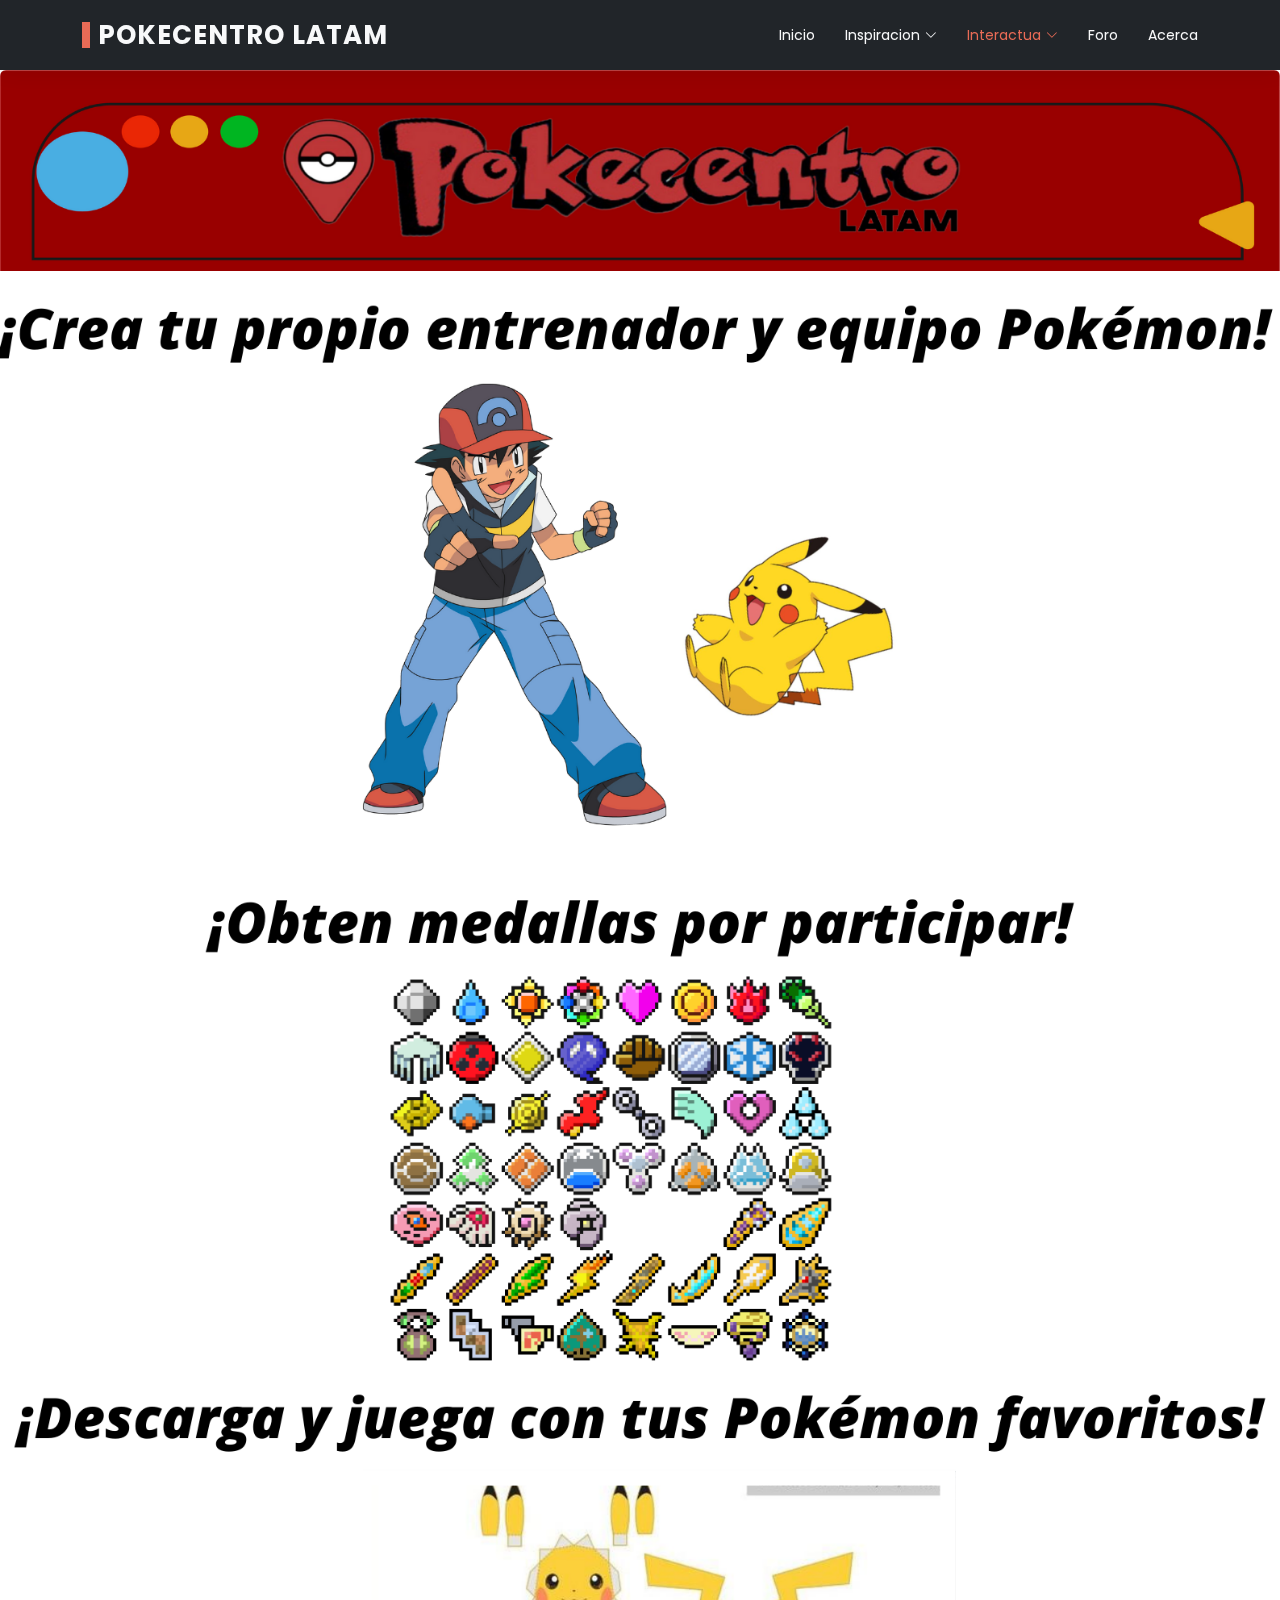
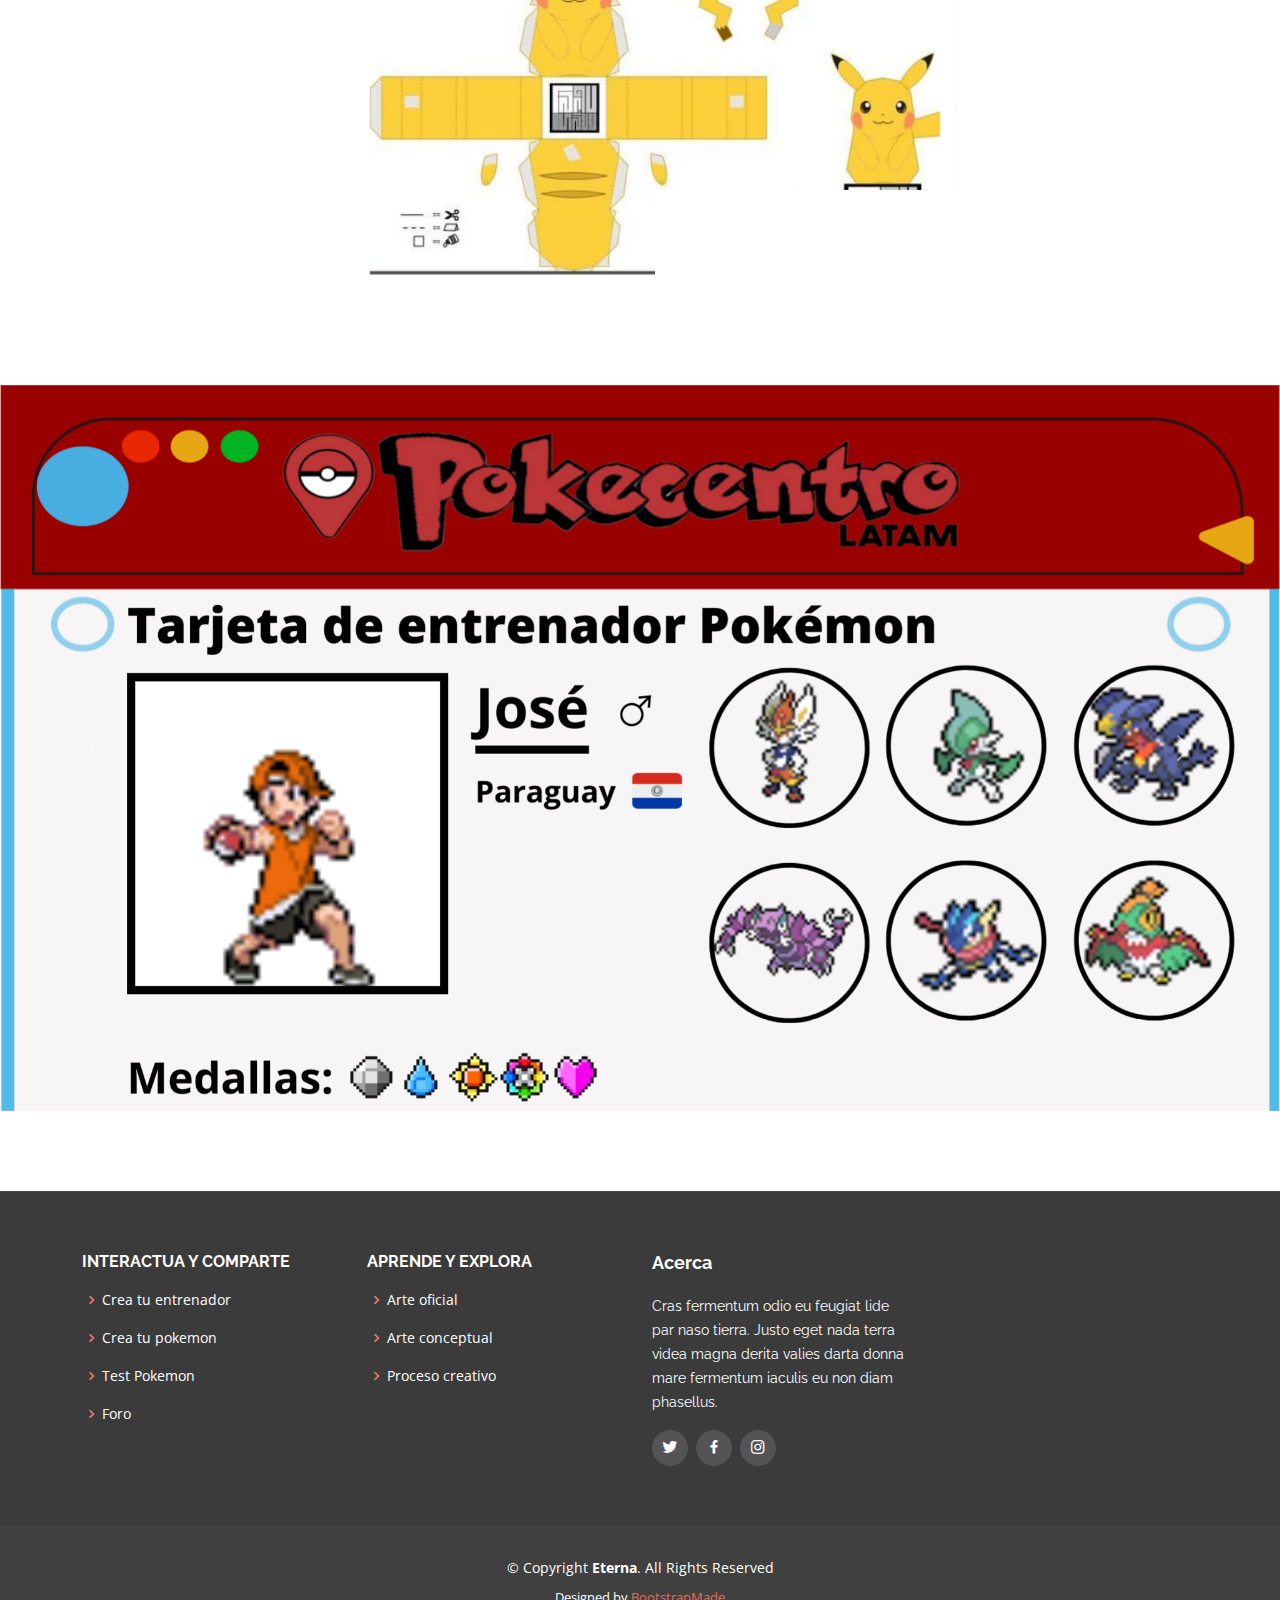
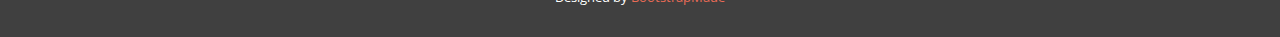
<file: createtrainner.html>
<!DOCTYPE html>
<html lang="en">

<head>
  <meta charset="utf-8">
  <meta content="width=device-width, initial-scale=1.0" name="viewport">

  <title>Pokecentro</title>
  <meta content="" name="description">
  <meta content="" name="keywords">

  <!-- Favicons -->
  <link href="assets/img/favicon.png" rel="icon">
  <link href="assets/img/apple-touch-icon.png" rel="apple-touch-icon">

  <!-- Google Fonts -->
  <link href="https://fonts.googleapis.com/css?family=Open+Sans:300,300i,400,400i,600,600i,700,700i|Raleway:300,300i,400,400i,500,500i,600,600i,700,700i|Poppins:300,300i,400,400i,500,500i,600,600i,700,700i" rel="stylesheet">

  <!-- Vendor CSS Files -->
  <link href="assets/vendor/animate.css/animate.min.css" rel="stylesheet">
  <link href="assets/vendor/bootstrap/css/bootstrap.min.css" rel="stylesheet">
  <link href="assets/vendor/bootstrap-icons/bootstrap-icons.css" rel="stylesheet">
  <link href="assets/vendor/boxicons/css/boxicons.min.css" rel="stylesheet">
  <link href="assets/vendor/glightbox/css/glightbox.min.css" rel="stylesheet">
  <link href="assets/vendor/swiper/swiper-bundle.min.css" rel="stylesheet">

  <!-- Template Main CSS File -->
  <link href="assets/css/style.css" rel="stylesheet">

  <!-- =======================================================
  * Template Name: Eterna - v4.8.1
  * Template URL: https://bootstrapmade.com/eterna-free-multipurpose-bootstrap-template/
  * Author: BootstrapMade.com
  * License: https://bootstrapmade.com/license/
  ======================================================== -->
</head>

<body>
  <!-- ======= Header ======= -->
  <header id="header" class="d-flex align-items-center bg-dark">
    <div class="container d-flex justify-content-between align-items-center">

      <div class="logo">
        <h1><a class="text-light" href="index.html">Pokecentro LATAM</a></h1>
        <!-- Uncomment below if you prefer to use an image logo -->
        <!-- <a href="index.html"><img src="assets/img/logo.png" alt="" class="img-fluid"></a>-->
      </div>

      <nav id="navbar" class="navbar">
        <ul>
          <li><a class="text-light" href="index.html">Inicio</a></li>
          <li class="dropdown"><a class="text-light" href="#"><span>Inspiracion</span> <i class="bi bi-chevron-down"></i></a>
            <ul>
              <li><a href="officialart.html">Arte oficial</a></li>
              <li><a href="conceptualart.html">Arte conceptual</a></li>
              <li><a href="creativeprocess.html">Proceso creativo</a></li>
            </ul>
          </li>
          <li class="dropdown"><a  class="active" class="text-light" href="#"><span>Interactua</span> <i class="bi bi-chevron-down"></i></a>
            <ul>
              <li><a href="createtrainner.html">Crea tu entrenador</a></li>
              <li><a href="createpokemon.html">Crea tu pokemon</a></li>
              <li><a href="pokemontest.html">Test Pokemon</a></li>
            </ul>
          </li>
          <li><a class="text-light" href="forum.html">Foro</a></li>
          <li><a class="text-light" href="#footer">Acerca</a></li>
        </ul>
        <i class="bi bi-list mobile-nav-toggle"></i>
      </nav><!-- .navbar -->

    </div>
  </header><!-- End Header -->

  <main id="main">
    <section class="mb-4">
      <img src="assets/img/mocks/Crea tu propio entrenador y equipo Pokémon.png" class="img-fluid rounded mx-auto d-block" alt="...">
    </section>
    <section>
      <div id="carouselExampleControls" class="carousel slide" data-bs-ride="carousel">
        <div class="carousel-inner">
          <div class="carousel-item active">
            <img src="assets/img/mocks/1.png" class="d-block w-100" alt="...">
          </div>
          <div class="carousel-item">
            <img src="assets/img/mocks/2.png" class="d-block w-100" alt="...">
          </div>
          <div class="carousel-item">
            <img src="assets/img/mocks/3.png" class="d-block w-100" alt="...">
          </div>
        </div>
        <button class="carousel-control-prev" type="button" data-bs-target="#carouselExampleControls" data-bs-slide="prev">
          <span class="carousel-control-prev-icon" aria-hidden="true"></span>
          <span class="visually-hidden">Previous</span>
        </button>
        <button class="carousel-control-next" type="button" data-bs-target="#carouselExampleControls" data-bs-slide="next">
          <span class="carousel-control-next-icon" aria-hidden="true"></span>
          <span class="visually-hidden">Next</span>
        </button>
      </div>
    </section>
  </main><!-- End #main -->

  <!-- ======= Footer ======= -->
  <footer id="footer">

    <div class="footer-top">
      <div class="container">
        <div class="row">

          <div class="col-lg-3 col-md-6 footer-links">
            <h4>Interactua y comparte</h4>
            <ul>
              <li><i class="bx bx-chevron-right"></i> <a href="createtrainner.html">Crea tu entrenador</a></li>
              <li><i class="bx bx-chevron-right"></i> <a href="createpokemon.html">Crea tu pokemon</a></li>
              <li><i class="bx bx-chevron-right"></i> <a href="pokemontest.html">Test Pokemon</a></li>
              <li><i class="bx bx-chevron-right"></i> <a href="forum.html">Foro</a></li>
            </ul>
          </div>

          <div class="col-lg-3 col-md-6 footer-links">
            <h4>Aprende y Explora</h4>
            <ul>
              <li><i class="bx bx-chevron-right"></i> <a href="officialart.html">Arte oficial</a></li>
              <li><i class="bx bx-chevron-right"></i> <a href="conceptualart.html">Arte conceptual</a></li>
              <li><i class="bx bx-chevron-right"></i> <a href="creativeprocess.html">Proceso creativo</a></li>
            </ul>
          </div>

          <div class="col-lg-3 col-md-6 footer-info">
            <h3>Acerca</h3>
            <p>Cras fermentum odio eu feugiat lide par naso tierra. Justo eget nada terra videa magna derita valies darta donna mare fermentum iaculis eu non diam phasellus.</p>
            <div class="social-links mt-3">
              <a href="#" class="twitter"><i class="bx bxl-twitter"></i></a>
              <a href="#" class="facebook"><i class="bx bxl-facebook"></i></a>
              <a href="#" class="instagram"><i class="bx bxl-instagram"></i></a>
            </div>
          </div>

        </div>
      </div>
    </div>

    <div class="container">
      <div class="copyright">
        &copy; Copyright <strong><span>Eterna</span></strong>. All Rights Reserved
      </div>
      <div class="credits">
        <!-- All the links in the footer should remain intact. -->
        <!-- You can delete the links only if you purchased the pro version. -->
        <!-- Licensing information: https://bootstrapmade.com/license/ -->
        <!-- Purchase the pro version with working PHP/AJAX contact form: https://bootstrapmade.com/eterna-free-multipurpose-bootstrap-template/ -->
        Designed by <a href="https://bootstrapmade.com/">BootstrapMade</a>
      </div>
    </div>
  </footer><!-- End Footer -->

  <a href="#" class="back-to-top d-flex align-items-center justify-content-center"><i class="bi bi-arrow-up-short"></i></a>

  <!-- Vendor JS Files -->
  <script src="assets/vendor/purecounter/purecounter_vanilla.js"></script>
  <script src="assets/vendor/bootstrap/js/bootstrap.bundle.min.js"></script>
  <script src="assets/vendor/glightbox/js/glightbox.min.js"></script>
  <script src="assets/vendor/isotope-layout/isotope.pkgd.min.js"></script>
  <script src="assets/vendor/swiper/swiper-bundle.min.js"></script>
  <script src="assets/vendor/waypoints/noframework.waypoints.js"></script>
  <script src="assets/vendor/php-email-form/validate.js"></script>

  <!-- Template Main JS File -->
  <script src="assets/js/main.js"></script>

</body>

</html>
</file>
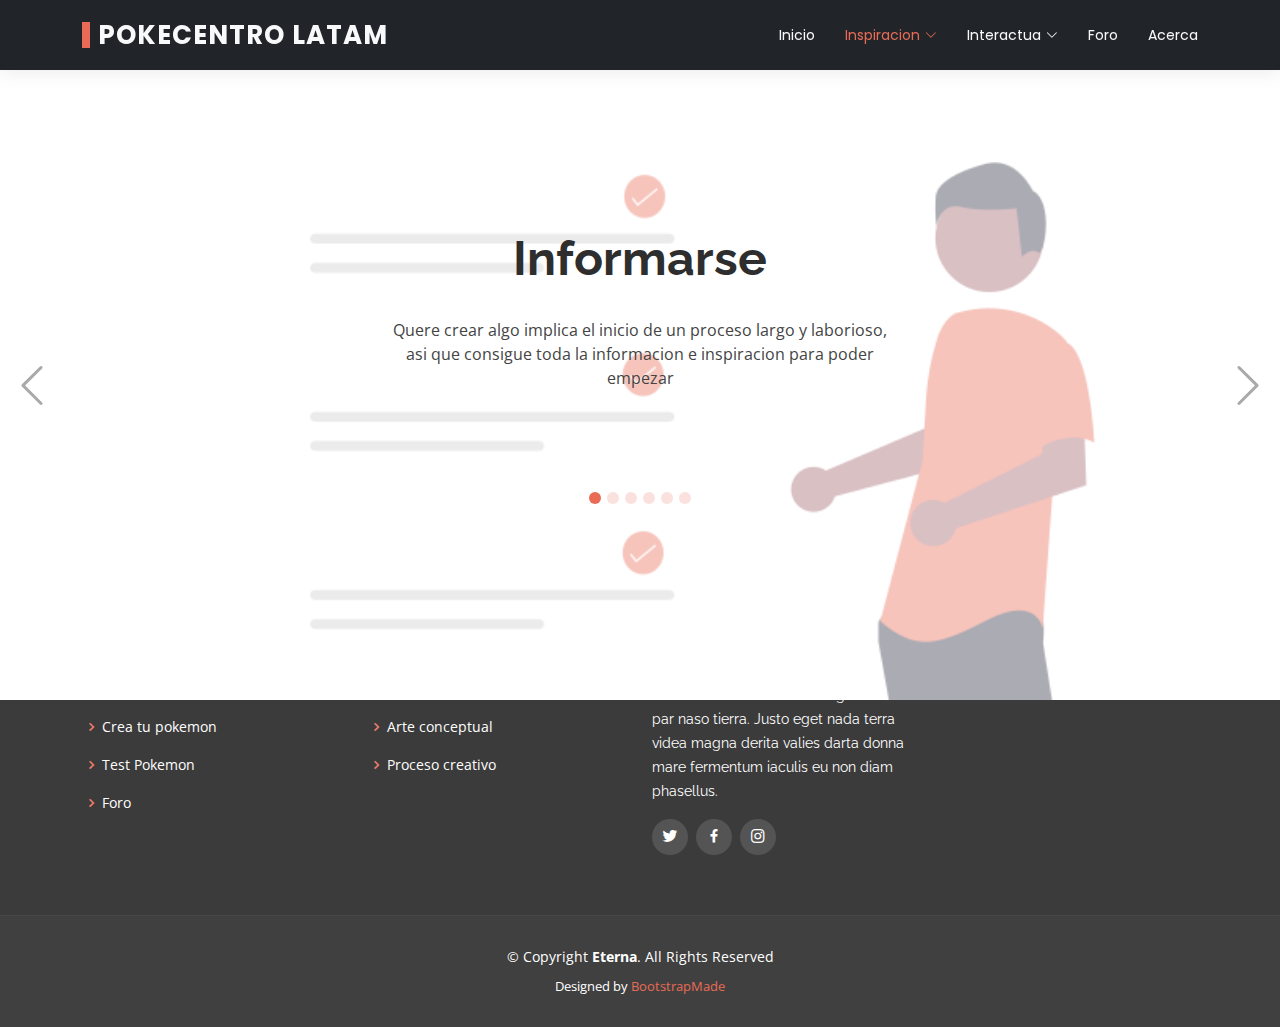
<file: creativeprocess.html>
<!DOCTYPE html>
<html lang="en">

<head>
  <meta charset="utf-8">
  <meta content="width=device-width, initial-scale=1.0" name="viewport">

  <title>Pokecentro</title>
  <meta content="" name="description">
  <meta content="" name="keywords">

  <!-- Favicons -->
  <link href="assets/img/favicon.png" rel="icon">
  <link href="assets/img/apple-touch-icon.png" rel="apple-touch-icon">

  <!-- Google Fonts -->
  <link href="https://fonts.googleapis.com/css?family=Open+Sans:300,300i,400,400i,600,600i,700,700i|Raleway:300,300i,400,400i,500,500i,600,600i,700,700i|Poppins:300,300i,400,400i,500,500i,600,600i,700,700i" rel="stylesheet">

  <!-- Vendor CSS Files -->
  <link href="assets/vendor/animate.css/animate.min.css" rel="stylesheet">
  <link href="assets/vendor/bootstrap/css/bootstrap.min.css" rel="stylesheet">
  <link href="assets/vendor/bootstrap-icons/bootstrap-icons.css" rel="stylesheet">
  <link href="assets/vendor/boxicons/css/boxicons.min.css" rel="stylesheet">
  <link href="assets/vendor/glightbox/css/glightbox.min.css" rel="stylesheet">
  <link href="assets/vendor/swiper/swiper-bundle.min.css" rel="stylesheet">

  <!-- Template Main CSS File -->
  <link href="assets/css/style.css" rel="stylesheet">

  <!-- =======================================================
  * Template Name: Eterna - v4.8.1
  * Template URL: https://bootstrapmade.com/eterna-free-multipurpose-bootstrap-template/
  * Author: BootstrapMade.com
  * License: https://bootstrapmade.com/license/
  ======================================================== -->
</head>

<body>
  <!-- ======= Header ======= -->
  <header id="header" class="d-flex align-items-center bg-dark">
    <div class="container d-flex justify-content-between align-items-center">

      <div class="logo">
        <h1><a class="text-light" href="index.html">Pokecentro LATAM</a></h1>
        <!-- Uncomment below if you prefer to use an image logo -->
        <!-- <a href="index.html"><img src="assets/img/logo.png" alt="" class="img-fluid"></a>-->
      </div>

      <nav id="navbar" class="navbar">
        <ul>
          <li><a class="text-light" href="index.html">Inicio</a></li>
          <li class="dropdown"><a class="active" href="#"><span>Inspiracion</span> <i class="bi bi-chevron-down"></i></a>
            <ul>
              <li><a href="officialart.html">Arte oficial</a></li>
              <li><a href="conceptualart.html">Arte conceptual</a></li>
              <li><a href="creativeprocess.html">Proceso creativo</a></li>
            </ul>
          </li>
          <li class="dropdown"><a class="text-light" href="#"><span>Interactua</span> <i class="bi bi-chevron-down"></i></a>
            <ul>
              <li><a href="createtrainner.html">Crea tu entrenador</a></li>
              <li><a href="createpokemon.html">Crea tu pokemon</a></li>
              <li><a href="pokemontest.html">Test Pokemon</a></li>
            </ul>
          </li>
          <li><a class="text-light" href="forum.html">Foro</a></li>
          <li><a class="text-light" href="#footer">Acerca</a></li>
        </ul>
        <i class="bi bi-list mobile-nav-toggle"></i>
      </nav><!-- .navbar -->

    </div>
  </header><!-- End Header -->

  <!-- ======= Hero Section ======= -->
  <section id="hero">
    <div class="hero-container">
      <div id="heroCarousel" data-bs-interval="5000" class="carousel slide carousel-fade" data-bs-ride="carousel">

        <ol class="carousel-indicators" id="hero-carousel-indicators"></ol>

        <div class="carousel-inner" role="listbox">

          <!-- Slide 1 -->
          <div class="carousel-item active" style="background-image: url(assets/img/creative-process/undraw_chore_list_re_2lq8.png)">
            <div class="carousel-container">
              <div class="carousel-content">
                <h2 class="animate__animated animate__fadeInDown">Informarse</h2>
                <p class="animate__animated animate__fadeInUp">Quere crear algo implica el inicio de un proceso largo y laborioso, asi que consigue toda la informacion e inspiracion para poder empezar</p>
              </div>
            </div>
          </div>

          <!-- Slide 2 -->
          <div class="carousel-item" style="background-image: url(assets/img/creative-process/undraw_learning_sketching_nd4f.png)">
            <div class="carousel-container">
              <div class="carousel-content">
                <h2 class="animate__animated fanimate__adeInDown">Apuntar</h2>
                <p class="animate__animated animate__fadeInUp">Anotar tus primeras ideas y conceptos que se nos pasan por la cabeza sera fundamental para dar forma a tu creacion</p>
              </div>
            </div>
          </div>

          <!-- Slide 3 -->
          <div class="carousel-item" style="background-image: url(assets/img/creative-process/undraw_Ideas_re_7twj.png)">
            <div class="carousel-container">
              <div class="carousel-content">
                <h2 class="animate__animated animate__fadeInDown">Pensar</h2>
                <p class="animate__animated animate__fadeInUp">Cuando te enfocas en tu idea, el cerebro empieza a funcionar y la inspiracion viene a ti</p>
              </div>
            </div>
          </div>
          
          <div class="carousel-item" style="background-image: url(assets/img/creative-process/undraw_Time_management_re_tk5w.png)">
            <div class="carousel-container">
              <div class="carousel-content">
                <h2 class="animate__animated animate__fadeInDown">Tener paciencia</h2>
                <p class="animate__animated animate__fadeInUp">Darle forma a tus ideas puede tomar mucho mas tiempo de lo esperado, no te apresures y tomate el tiempo necesario para darle forma a tu idea final</p>
              </div>
            </div>
          </div>
          
          <div class="carousel-item" style="background-image: url(assets/img/creative-process/undraw_lightbulb_moment_re_ulyo.png)">
            <div class="carousel-container">
              <div class="carousel-content">
                <h2 class="animate__animated animate__fadeInDown">Idear</h2>
                <p class="animate__animated animate__fadeInUp">Ahora que finalmente has conseguido una idea, trabaja con ella, moldeala, dale forma y conviertela en aquello que quieres lograr</p>
              </div>
            </div>
          </div>
          
          <div class="carousel-item" style="background-image: url(assets/img/creative-process/undraw_product_iteration_kjok.png)">
            <div class="carousel-container">
              <div class="carousel-content">
                <h2 class="animate__animated animate__fadeInDown">Producir</h2>
                <p class="animate__animated animate__fadeInUp">Finalmente solo queda volver tu idea una realidad y compartirla con el mundo</p>
              </div>
            </div>
          </div>


        </div>

        <a class="carousel-control-prev" href="#heroCarousel" role="button" data-bs-slide="prev">
          <span class="carousel-control-prev-icon bi bi-chevron-left" aria-hidden="true"></span>
        </a>

        <a class="carousel-control-next" href="#heroCarousel" role="button" data-bs-slide="next">
          <span class="carousel-control-next-icon bi bi-chevron-right" aria-hidden="true"></span>
        </a>

      </div>
    </div>
  </section><!-- End Hero -->

  <!-- ======= Footer ======= -->
  <footer id="footer">

    <div class="footer-top">
      <div class="container">
        <div class="row">

          <div class="col-lg-3 col-md-6 footer-links">
            <h4>Interactua y comparte</h4>
            <ul>
              <li><i class="bx bx-chevron-right"></i> <a href="createtrainner.html">Crea tu entrenador</a></li>
              <li><i class="bx bx-chevron-right"></i> <a href="createpokemon.html">Crea tu pokemon</a></li>
              <li><i class="bx bx-chevron-right"></i> <a href="pokemontest.html">Test Pokemon</a></li>
              <li><i class="bx bx-chevron-right"></i> <a href="forum.html">Foro</a></li>
            </ul>
          </div>

          <div class="col-lg-3 col-md-6 footer-links">
            <h4>Aprende y Explora</h4>
            <ul>
              <li><i class="bx bx-chevron-right"></i> <a href="officialart.html">Arte oficial</a></li>
              <li><i class="bx bx-chevron-right"></i> <a href="conceptualart.html">Arte conceptual</a></li>
              <li><i class="bx bx-chevron-right"></i> <a href="creativeprocess.html">Proceso creativo</a></li>
            </ul>
          </div>

          <div class="col-lg-3 col-md-6 footer-info">
            <h3>Acerca</h3>
            <p>Cras fermentum odio eu feugiat lide par naso tierra. Justo eget nada terra videa magna derita valies darta donna mare fermentum iaculis eu non diam phasellus.</p>
            <div class="social-links mt-3">
              <a href="#" class="twitter"><i class="bx bxl-twitter"></i></a>
              <a href="#" class="facebook"><i class="bx bxl-facebook"></i></a>
              <a href="#" class="instagram"><i class="bx bxl-instagram"></i></a>
            </div>
          </div>

        </div>
      </div>
    </div>

    <div class="container">
      <div class="copyright">
        &copy; Copyright <strong><span>Eterna</span></strong>. All Rights Reserved
      </div>
      <div class="credits">
        <!-- All the links in the footer should remain intact. -->
        <!-- You can delete the links only if you purchased the pro version. -->
        <!-- Licensing information: https://bootstrapmade.com/license/ -->
        <!-- Purchase the pro version with working PHP/AJAX contact form: https://bootstrapmade.com/eterna-free-multipurpose-bootstrap-template/ -->
        Designed by <a href="https://bootstrapmade.com/">BootstrapMade</a>
      </div>
    </div>
  </footer><!-- End Footer -->

  <a href="#" class="back-to-top d-flex align-items-center justify-content-center"><i class="bi bi-arrow-up-short"></i></a>

  <!-- Vendor JS Files -->
  <script src="assets/vendor/purecounter/purecounter_vanilla.js"></script>
  <script src="assets/vendor/bootstrap/js/bootstrap.bundle.min.js"></script>
  <script src="assets/vendor/glightbox/js/glightbox.min.js"></script>
  <script src="assets/vendor/isotope-layout/isotope.pkgd.min.js"></script>
  <script src="assets/vendor/swiper/swiper-bundle.min.js"></script>
  <script src="assets/vendor/waypoints/noframework.waypoints.js"></script>
  <script src="assets/vendor/php-email-form/validate.js"></script>

  <!-- Template Main JS File -->
  <script src="assets/js/main.js"></script>

</body>

</html>
</file>
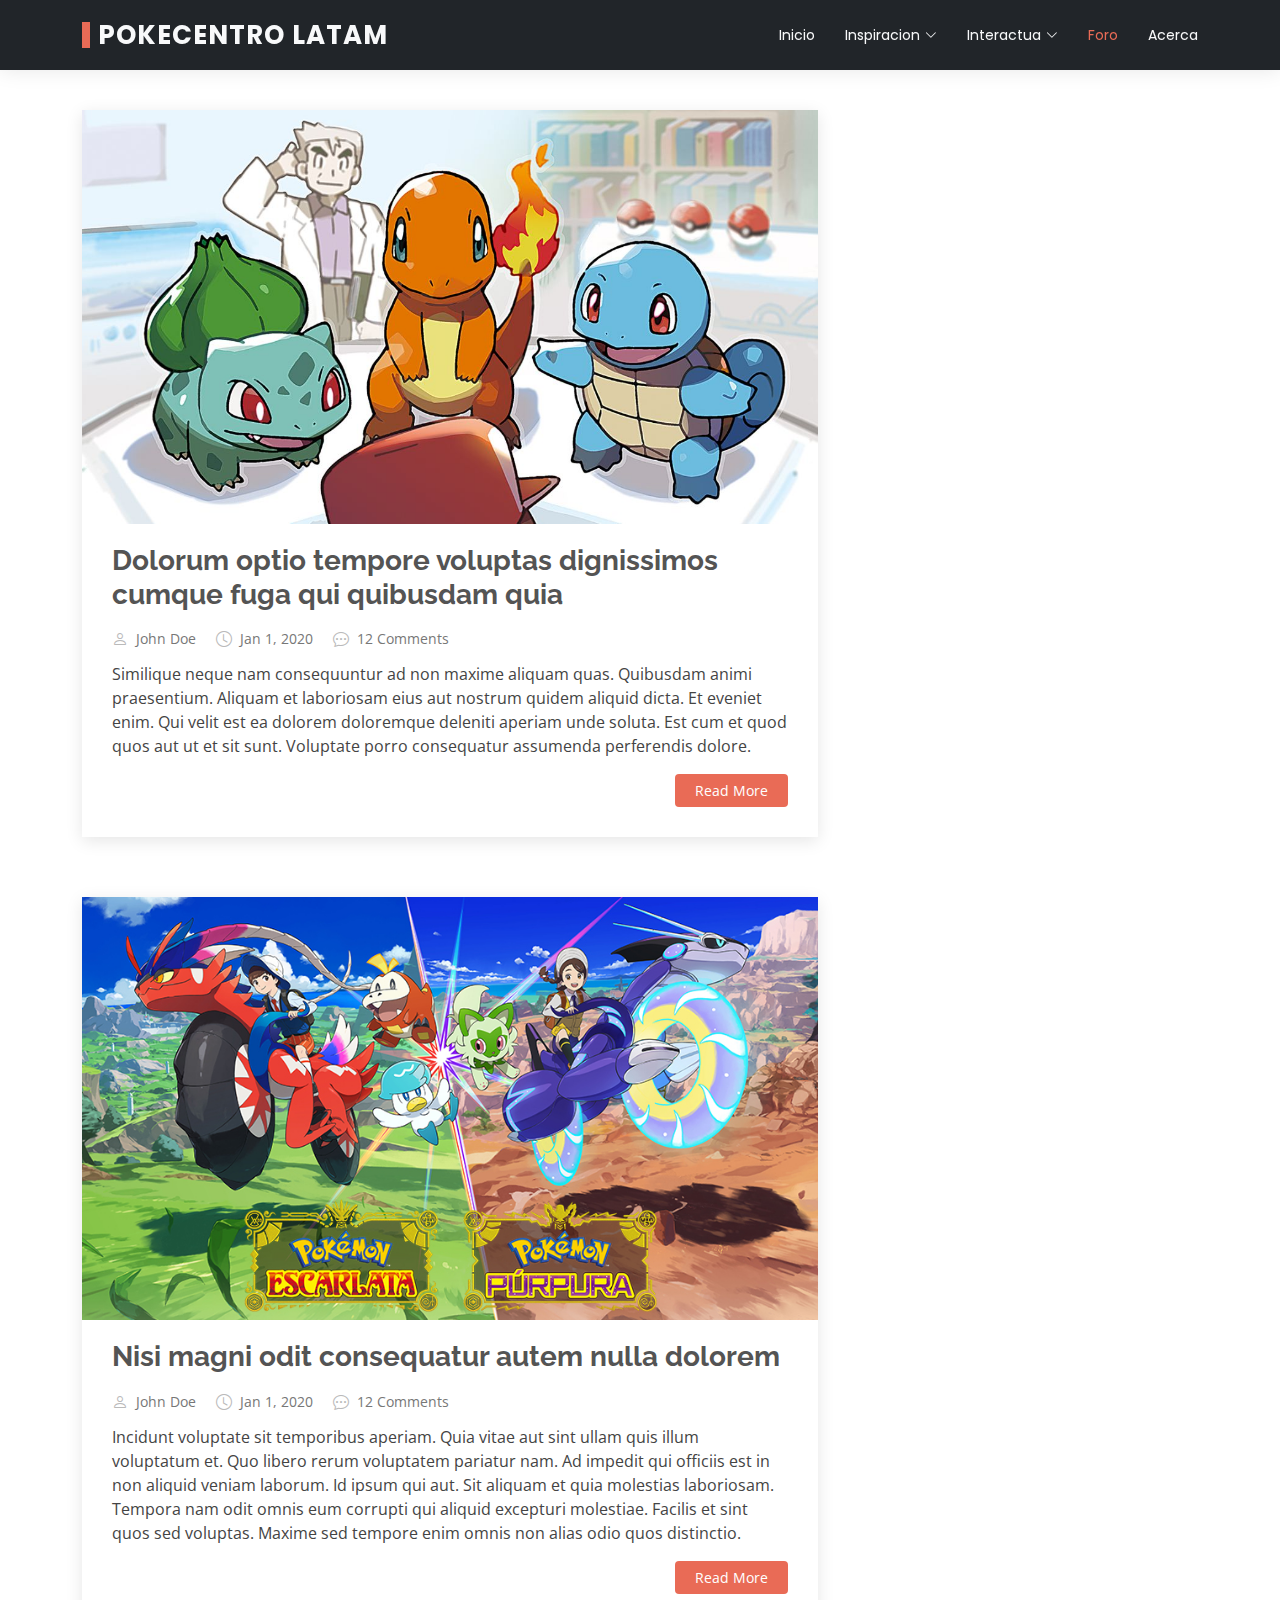
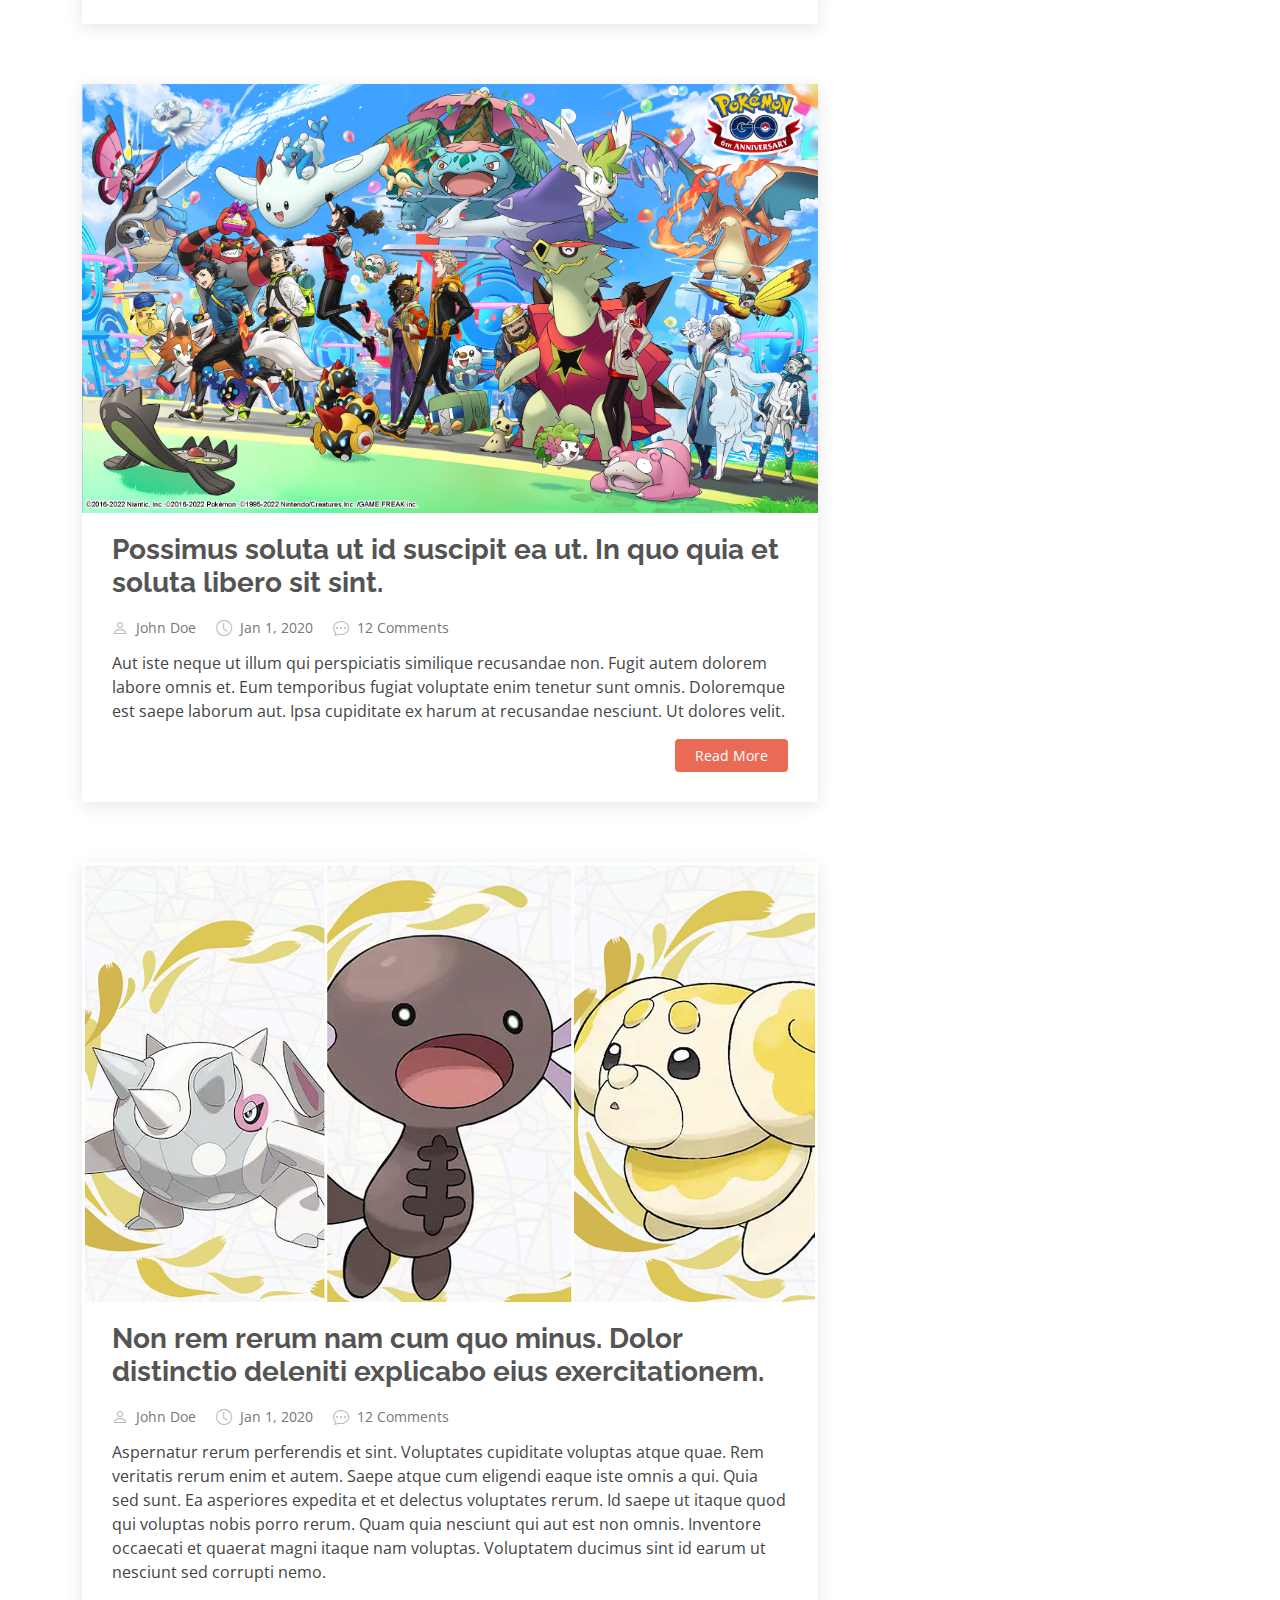
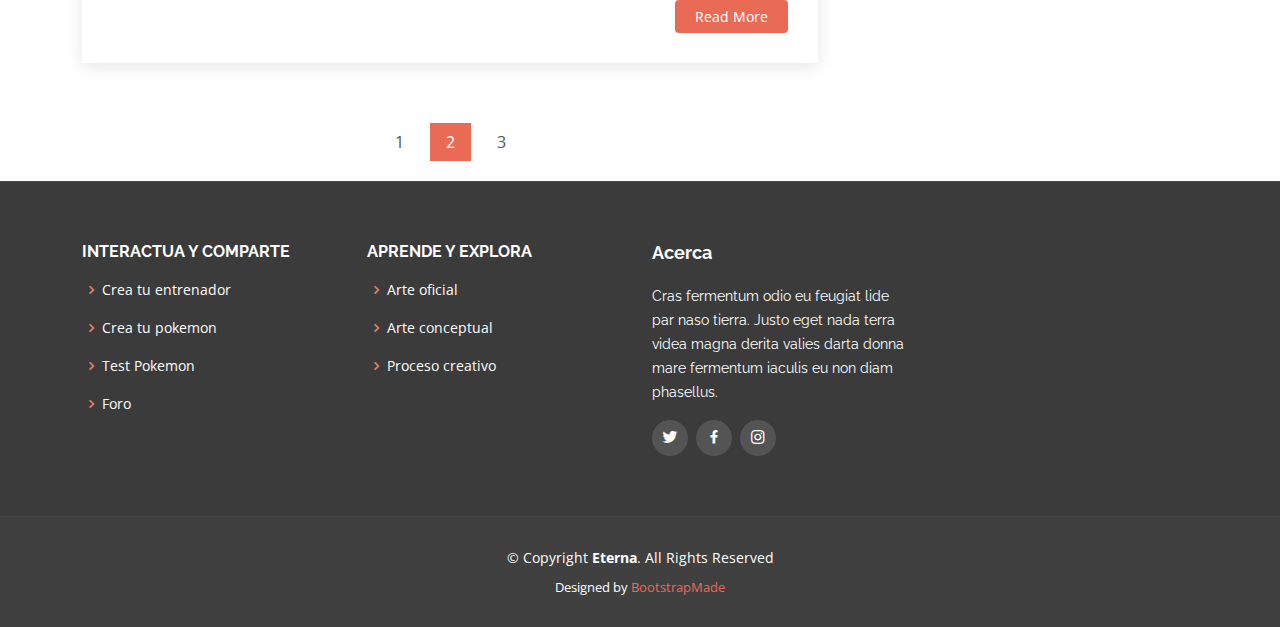
<file: forum.html>
<!DOCTYPE html>
<html lang="en">

<head>
  <meta charset="utf-8">
  <meta content="width=device-width, initial-scale=1.0" name="viewport">

  <title>Pokecentro</title>
  <meta content="" name="description">
  <meta content="" name="keywords">

  <!-- Favicons -->
  <link href="assets/img/favicon.png" rel="icon">
  <link href="assets/img/apple-touch-icon.png" rel="apple-touch-icon">

  <!-- Google Fonts -->
  <link href="https://fonts.googleapis.com/css?family=Open+Sans:300,300i,400,400i,600,600i,700,700i|Raleway:300,300i,400,400i,500,500i,600,600i,700,700i|Poppins:300,300i,400,400i,500,500i,600,600i,700,700i" rel="stylesheet">

  <!-- Vendor CSS Files -->
  <link href="assets/vendor/animate.css/animate.min.css" rel="stylesheet">
  <link href="assets/vendor/bootstrap/css/bootstrap.min.css" rel="stylesheet">
  <link href="assets/vendor/bootstrap-icons/bootstrap-icons.css" rel="stylesheet">
  <link href="assets/vendor/boxicons/css/boxicons.min.css" rel="stylesheet">
  <link href="assets/vendor/glightbox/css/glightbox.min.css" rel="stylesheet">
  <link href="assets/vendor/swiper/swiper-bundle.min.css" rel="stylesheet">

  <!-- Template Main CSS File -->
  <link href="assets/css/style.css" rel="stylesheet">

  <!-- =======================================================
  * Template Name: Eterna - v4.8.1
  * Template URL: https://bootstrapmade.com/eterna-free-multipurpose-bootstrap-template/
  * Author: BootstrapMade.com
  * License: https://bootstrapmade.com/license/
  ======================================================== -->
</head>

<body>
  <!-- ======= Header ======= -->
  <header id="header" class="d-flex align-items-center bg-dark">
    <div class="container d-flex justify-content-between align-items-center">

      <div class="logo">
        <h1><a class="text-light" href="index.html">Pokecentro LATAM</a></h1>
        <!-- Uncomment below if you prefer to use an image logo -->
        <!-- <a href="index.html"><img src="assets/img/logo.png" alt="" class="img-fluid"></a>-->
      </div>

      <nav id="navbar" class="navbar">
        <ul>
          <li><a class="text-light" href="index.html">Inicio</a></li>
          <li class="dropdown"><a class="text-light" href="#"><span>Inspiracion</span> <i class="bi bi-chevron-down"></i></a>
            <ul>
              <li><a href="officialart.html">Arte oficial</a></li>
              <li><a href="conceptualart.html">Arte conceptual</a></li>
              <li><a href="creativeprocess.html">Proceso creativo</a></li>
            </ul>
          </li>
          <li class="dropdown"><a class="text-light" href="#"><span>Interactua</span> <i class="bi bi-chevron-down"></i></a>
            <ul>
              <li><a href="createtrainner.html">Crea tu entrenador</a></li>
              <li><a href="createpokemon.html">Crea tu pokemon</a></li>
              <li><a href="pokemontest.html">Test Pokemon</a></li>
            </ul>
          </li>
          <li><a class="active" href="forum.html">Foro</a></li>
          <li><a class="text-light" href="#footer">Acerca</a></li>
        </ul>
        <i class="bi bi-list mobile-nav-toggle"></i>
      </nav><!-- .navbar -->

    </div>
  </header><!-- End Header -->

  <main id="main">
    <!-- ======= Blog Section ======= -->
    <section id="blog" class="blog">
      <div class="container" data-aos="fade-up">

        <div class="row">

          <div class="col-lg-8 entries">

            <article class="entry">

              <div class="entry-img">
                <img src="assets/img/blog/1650937584_681667_1650937697_noticia_normal.jpg" alt="" class="img-fluid">
              </div>

              <h2 class="entry-title">
                <a href="blog-single.html">Dolorum optio tempore voluptas dignissimos cumque fuga qui quibusdam quia</a>
              </h2>

              <div class="entry-meta">
                <ul>
                  <li class="d-flex align-items-center"><i class="bi bi-person"></i> <a href="blog-single.html">John Doe</a></li>
                  <li class="d-flex align-items-center"><i class="bi bi-clock"></i> <a href="blog-single.html"><time datetime="2020-01-01">Jan 1, 2020</time></a></li>
                  <li class="d-flex align-items-center"><i class="bi bi-chat-dots"></i> <a href="blog-single.html">12 Comments</a></li>
                </ul>
              </div>

              <div class="entry-content">
                <p>
                  Similique neque nam consequuntur ad non maxime aliquam quas. Quibusdam animi praesentium. Aliquam et laboriosam eius aut nostrum quidem aliquid dicta.
                  Et eveniet enim. Qui velit est ea dolorem doloremque deleniti aperiam unde soluta. Est cum et quod quos aut ut et sit sunt. Voluptate porro consequatur assumenda perferendis dolore.
                </p>
                <div class="read-more">
                  <a href="blog-single.html">Read More</a>
                </div>
              </div>

            </article><!-- End blog entry -->

            <article class="entry">

              <div class="entry-img">
                <img src="assets/img/blog/pokemon-presents-875-es.jpg" alt="" class="img-fluid">
              </div>

              <h2 class="entry-title">
                <a href="blog-single.html">Nisi magni odit consequatur autem nulla dolorem</a>
              </h2>

              <div class="entry-meta">
                <ul>
                  <li class="d-flex align-items-center"><i class="bi bi-person"></i> <a href="blog-single.html">John Doe</a></li>
                  <li class="d-flex align-items-center"><i class="bi bi-clock"></i> <a href="blog-single.html"><time datetime="2020-01-01">Jan 1, 2020</time></a></li>
                  <li class="d-flex align-items-center"><i class="bi bi-chat-dots"></i> <a href="blog-single.html">12 Comments</a></li>
                </ul>
              </div>

              <div class="entry-content">
                <p>
                  Incidunt voluptate sit temporibus aperiam. Quia vitae aut sint ullam quis illum voluptatum et. Quo libero rerum voluptatem pariatur nam.
                  Ad impedit qui officiis est in non aliquid veniam laborum. Id ipsum qui aut. Sit aliquam et quia molestias laboriosam. Tempora nam odit omnis eum corrupti qui aliquid excepturi molestiae. Facilis et sint quos sed voluptas. Maxime sed tempore enim omnis non alias odio quos distinctio.
                </p>
                <div class="read-more">
                  <a href="blog-single.html">Read More</a>
                </div>
              </div>

            </article><!-- End blog entry -->

            <article class="entry">

              <div class="entry-img">
                <img src="assets/img/blog/unnamed.jpg" alt="" class="img-fluid">
              </div>

              <h2 class="entry-title">
                <a href="blog-single.html">Possimus soluta ut id suscipit ea ut. In quo quia et soluta libero sit sint.</a>
              </h2>

              <div class="entry-meta">
                <ul>
                  <li class="d-flex align-items-center"><i class="bi bi-person"></i> <a href="blog-single.html">John Doe</a></li>
                  <li class="d-flex align-items-center"><i class="bi bi-clock"></i> <a href="blog-single.html"><time datetime="2020-01-01">Jan 1, 2020</time></a></li>
                  <li class="d-flex align-items-center"><i class="bi bi-chat-dots"></i> <a href="blog-single.html">12 Comments</a></li>
                </ul>
              </div>

              <div class="entry-content">
                <p>
                  Aut iste neque ut illum qui perspiciatis similique recusandae non. Fugit autem dolorem labore omnis et. Eum temporibus fugiat voluptate enim tenetur sunt omnis.
                  Doloremque est saepe laborum aut. Ipsa cupiditate ex harum at recusandae nesciunt. Ut dolores velit.
                </p>
                <div class="read-more">
                  <a href="blog-single.html">Read More</a>
                </div>
              </div>

            </article><!-- End blog entry -->

            <article class="entry">

              <div class="entry-img">
                <img src="assets/img/blog/16595385179891.jpg" alt="" class="img-fluid">
              </div>

              <h2 class="entry-title">
                <a href="blog-single.html">Non rem rerum nam cum quo minus. Dolor distinctio deleniti explicabo eius exercitationem.</a>
              </h2>

              <div class="entry-meta">
                <ul>
                  <li class="d-flex align-items-center"><i class="bi bi-person"></i> <a href="blog-single.html">John Doe</a></li>
                  <li class="d-flex align-items-center"><i class="bi bi-clock"></i> <a href="blog-single.html"><time datetime="2020-01-01">Jan 1, 2020</time></a></li>
                  <li class="d-flex align-items-center"><i class="bi bi-chat-dots"></i> <a href="blog-single.html">12 Comments</a></li>
                </ul>
              </div>

              <div class="entry-content">
                <p>
                  Aspernatur rerum perferendis et sint. Voluptates cupiditate voluptas atque quae. Rem veritatis rerum enim et autem. Saepe atque cum eligendi eaque iste omnis a qui.
                  Quia sed sunt. Ea asperiores expedita et et delectus voluptates rerum. Id saepe ut itaque quod qui voluptas nobis porro rerum. Quam quia nesciunt qui aut est non omnis. Inventore occaecati et quaerat magni itaque nam voluptas. Voluptatem ducimus sint id earum ut nesciunt sed corrupti nemo.
                </p>
                <div class="read-more">
                  <a href="blog-single.html">Read More</a>
                </div>
              </div>

            </article><!-- End blog entry -->

            <div class="blog-pagination">
              <ul class="justify-content-center">
                <li><a href="#">1</a></li>
                <li class="active"><a href="#">2</a></li>
                <li><a href="#">3</a></li>
              </ul>
            </div>

          </div><!-- End blog entries list -->

          <div class="col-lg-4">

          </div><!-- End blog sidebar -->

        </div>

      </div>
    </section><!-- End Blog Section -->
  </main><!-- End #main -->

  <!-- ======= Footer ======= -->
  <footer id="footer">

    <div class="footer-top">
      <div class="container">
        <div class="row">

          <div class="col-lg-3 col-md-6 footer-links">
            <h4>Interactua y comparte</h4>
            <ul>
              <li><i class="bx bx-chevron-right"></i> <a href="createtrainner.html">Crea tu entrenador</a></li>
              <li><i class="bx bx-chevron-right"></i> <a href="createpokemon.html">Crea tu pokemon</a></li>
              <li><i class="bx bx-chevron-right"></i> <a href="pokemontest.html">Test Pokemon</a></li>
              <li><i class="bx bx-chevron-right"></i> <a href="forum.html">Foro</a></li>
            </ul>
          </div>

          <div class="col-lg-3 col-md-6 footer-links">
            <h4>Aprende y Explora</h4>
            <ul>
              <li><i class="bx bx-chevron-right"></i> <a href="officialart.html">Arte oficial</a></li>
              <li><i class="bx bx-chevron-right"></i> <a href="conceptualart.html">Arte conceptual</a></li>
              <li><i class="bx bx-chevron-right"></i> <a href="creativeprocess.html">Proceso creativo</a></li>
            </ul>
          </div>

          <div class="col-lg-3 col-md-6 footer-info">
            <h3>Acerca</h3>
            <p>Cras fermentum odio eu feugiat lide par naso tierra. Justo eget nada terra videa magna derita valies darta donna mare fermentum iaculis eu non diam phasellus.</p>
            <div class="social-links mt-3">
              <a href="#" class="twitter"><i class="bx bxl-twitter"></i></a>
              <a href="#" class="facebook"><i class="bx bxl-facebook"></i></a>
              <a href="#" class="instagram"><i class="bx bxl-instagram"></i></a>
            </div>
          </div>

        </div>
      </div>
    </div>

    <div class="container">
      <div class="copyright">
        &copy; Copyright <strong><span>Eterna</span></strong>. All Rights Reserved
      </div>
      <div class="credits">
        <!-- All the links in the footer should remain intact. -->
        <!-- You can delete the links only if you purchased the pro version. -->
        <!-- Licensing information: https://bootstrapmade.com/license/ -->
        <!-- Purchase the pro version with working PHP/AJAX contact form: https://bootstrapmade.com/eterna-free-multipurpose-bootstrap-template/ -->
        Designed by <a href="https://bootstrapmade.com/">BootstrapMade</a>
      </div>
    </div>
  </footer><!-- End Footer -->

  <a href="#" class="back-to-top d-flex align-items-center justify-content-center"><i class="bi bi-arrow-up-short"></i></a>

  <!-- Vendor JS Files -->
  <script src="assets/vendor/purecounter/purecounter_vanilla.js"></script>
  <script src="assets/vendor/bootstrap/js/bootstrap.bundle.min.js"></script>
  <script src="assets/vendor/glightbox/js/glightbox.min.js"></script>
  <script src="assets/vendor/isotope-layout/isotope.pkgd.min.js"></script>
  <script src="assets/vendor/swiper/swiper-bundle.min.js"></script>
  <script src="assets/vendor/waypoints/noframework.waypoints.js"></script>
  <script src="assets/vendor/php-email-form/validate.js"></script>

  <!-- Template Main JS File -->
  <script src="assets/js/main.js"></script>

</body>

</html>
</file>
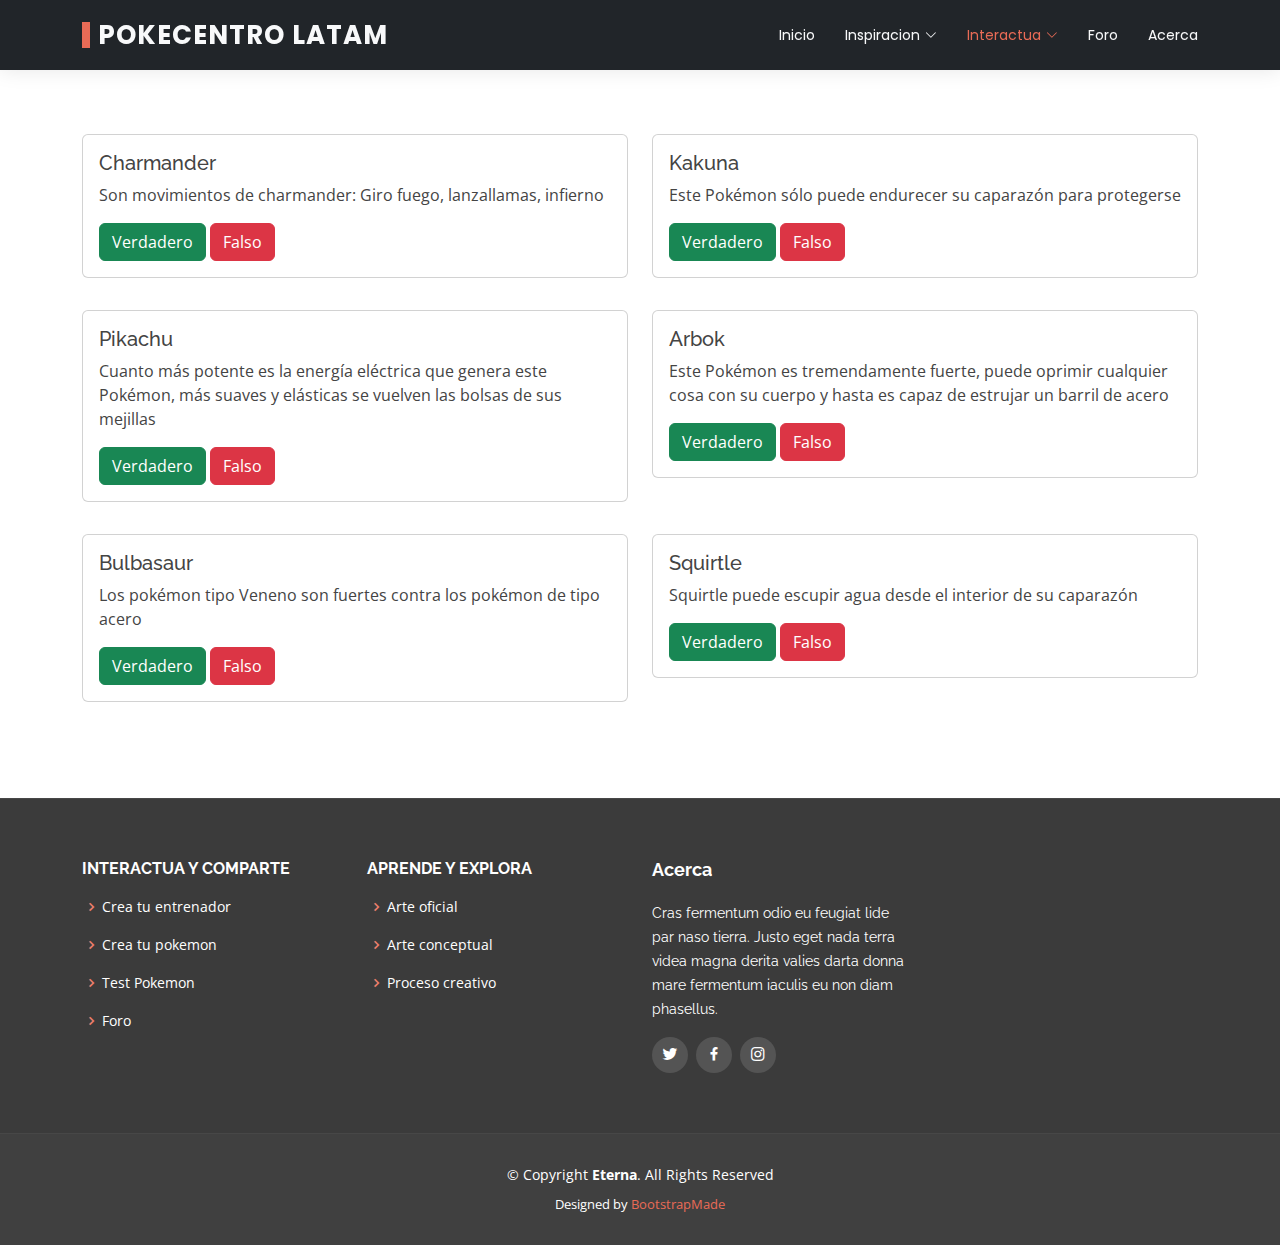
<file: pokemontest.html>
<!DOCTYPE html>
<html lang="en">

<head>
  <meta charset="utf-8">
  <meta content="width=device-width, initial-scale=1.0" name="viewport">

  <title>Pokecentro</title>
  <meta content="" name="description">
  <meta content="" name="keywords">

  <!-- Favicons -->
  <link href="assets/img/favicon.png" rel="icon">
  <link href="assets/img/apple-touch-icon.png" rel="apple-touch-icon">

  <!-- Google Fonts -->
  <link href="https://fonts.googleapis.com/css?family=Open+Sans:300,300i,400,400i,600,600i,700,700i|Raleway:300,300i,400,400i,500,500i,600,600i,700,700i|Poppins:300,300i,400,400i,500,500i,600,600i,700,700i" rel="stylesheet">

  <!-- Vendor CSS Files -->
  <link href="assets/vendor/animate.css/animate.min.css" rel="stylesheet">
  <link href="assets/vendor/bootstrap/css/bootstrap.min.css" rel="stylesheet">
  <link href="assets/vendor/bootstrap-icons/bootstrap-icons.css" rel="stylesheet">
  <link href="assets/vendor/boxicons/css/boxicons.min.css" rel="stylesheet">
  <link href="assets/vendor/glightbox/css/glightbox.min.css" rel="stylesheet">
  <link href="assets/vendor/swiper/swiper-bundle.min.css" rel="stylesheet">

  <!-- Template Main CSS File -->
  <link href="assets/css/style.css" rel="stylesheet">

  <!-- =======================================================
  * Template Name: Eterna - v4.8.1
  * Template URL: https://bootstrapmade.com/eterna-free-multipurpose-bootstrap-template/
  * Author: BootstrapMade.com
  * License: https://bootstrapmade.com/license/
  ======================================================== -->
</head>

<body>
  <!-- ======= Header ======= -->
  <header id="header" class="d-flex align-items-center bg-dark">
    <div class="container d-flex justify-content-between align-items-center">

      <div class="logo">
        <h1><a class="text-light" href="index.html">Pokecentro LATAM</a></h1>
        <!-- Uncomment below if you prefer to use an image logo -->
        <!-- <a href="index.html"><img src="assets/img/logo.png" alt="" class="img-fluid"></a>-->
      </div>

      <nav id="navbar" class="navbar">
        <ul>
          <li><a class="text-light" href="index.html">Inicio</a></li>
          <li class="dropdown"><a class="text-light" href="#"><span>Inspiracion</span> <i class="bi bi-chevron-down"></i></a>
            <ul>
              <li><a href="officialart.html">Arte oficial</a></li>
              <li><a href="conceptualart.html">Arte conceptual</a></li>
              <li><a href="creativeprocess.html">Proceso creativo</a></li>
            </ul>
          </li>
          <li class="dropdown"><a class="active" href="#"><span>Interactua</span> <i class="bi bi-chevron-down"></i></a>
            <ul>
              <li><a href="createtrainner.html">Crea tu entrenador</a></li>
              <li><a href="createpokemon.html">Crea tu pokemon</a></li>
              <li><a href="pokemontest.html">Test Pokemon</a></li>
            </ul>
          </li>
          <li><a class="text-light" href="forum.html">Foro</a></li>
          <li><a class="text-light" href="#footer">Acerca</a></li>
        </ul>
        <i class="bi bi-list mobile-nav-toggle"></i>
      </nav><!-- .navbar -->

    </div>
  </header><!-- End Header -->

  <main id="main">
    <section class="container pt-5">
      <div class="row">
        <div class="col-sm-6 my-3">
          <div class="card">
            <div class="card-body">
              <h5 class="card-title">Charmander</h5>
              <p class="card-text">Son movimientos de charmander: Giro fuego, lanzallamas, infierno</p>
              <a href="#" class="btn btn-success">Verdadero</a>
              <a href="#" class="btn btn-danger">Falso</a>
            </div>
          </div>
        </div>
        
        <div class="col-sm-6 my-3">
          <div class="card">
            <div class="card-body">
              <h5 class="card-title">Kakuna</h5>
              <p class="card-text">Este Pokémon sólo puede endurecer su caparazón para protegerse</p>
              <a href="#" class="btn btn-success">Verdadero</a>
              <a href="#" class="btn btn-danger">Falso</a>
            </div>
          </div>
        </div>

        <div class="col-sm-6 my-3">
          <div class="card">
            <div class="card-body">
              <h5 class="card-title">Pikachu</h5>
              <p class="card-text">Cuanto más potente es la energía eléctrica que genera este Pokémon, más suaves y elásticas se vuelven las bolsas de sus mejillas</p>
              <a href="#" class="btn btn-success">Verdadero</a>
              <a href="#" class="btn btn-danger">Falso</a>
            </div>
          </div>
        </div>

        <div class="col-sm-6 my-3">
          <div class="card">
            <div class="card-body">
              <h5 class="card-title">Arbok</h5>
              <p class="card-text">Este Pokémon es tremendamente fuerte, puede oprimir cualquier cosa con su cuerpo y hasta es capaz de estrujar un barril de acero</p>
              <a href="#" class="btn btn-success">Verdadero</a>
              <a href="#" class="btn btn-danger">Falso</a>
            </div>
          </div>
        </div>

        <div class="col-sm-6 my-3">
          <div class="card">
            <div class="card-body">
              <h5 class="card-title">Bulbasaur</h5>
              <p class="card-text">Los pokémon tipo Veneno son fuertes contra los pokémon de tipo acero</p>
              <a href="#" class="btn btn-success">Verdadero</a>
              <a href="#" class="btn btn-danger">Falso</a>
            </div>
          </div>
        </div>

        <div class="col-sm-6 my-3">
          <div class="card">
            <div class="card-body">
              <h5 class="card-title">Squirtle</h5>
              <p class="card-text">Squirtle puede escupir agua desde el interior de su caparazón</p>
              <a href="#" class="btn btn-success">Verdadero</a>
              <a href="#" class="btn btn-danger">Falso</a>
            </div>
          </div>
        </div>
        
      </div>
    </section>    
  </main><!-- End #main -->

  <!-- ======= Footer ======= -->
  <footer id="footer">

    <div class="footer-top">
      <div class="container">
        <div class="row">

          <div class="col-lg-3 col-md-6 footer-links">
            <h4>Interactua y comparte</h4>
            <ul>
              <li><i class="bx bx-chevron-right"></i> <a href="createtrainner.html">Crea tu entrenador</a></li>
              <li><i class="bx bx-chevron-right"></i> <a href="createpokemon.html">Crea tu pokemon</a></li>
              <li><i class="bx bx-chevron-right"></i> <a href="pokemontest.html">Test Pokemon</a></li>
              <li><i class="bx bx-chevron-right"></i> <a href="forum.html">Foro</a></li>
            </ul>
          </div>

          <div class="col-lg-3 col-md-6 footer-links">
            <h4>Aprende y Explora</h4>
            <ul>
              <li><i class="bx bx-chevron-right"></i> <a href="officialart.html">Arte oficial</a></li>
              <li><i class="bx bx-chevron-right"></i> <a href="conceptualart.html">Arte conceptual</a></li>
              <li><i class="bx bx-chevron-right"></i> <a href="creativeprocess.html">Proceso creativo</a></li>
            </ul>
          </div>

          <div class="col-lg-3 col-md-6 footer-info">
            <h3>Acerca</h3>
            <p>Cras fermentum odio eu feugiat lide par naso tierra. Justo eget nada terra videa magna derita valies darta donna mare fermentum iaculis eu non diam phasellus.</p>
            <div class="social-links mt-3">
              <a href="#" class="twitter"><i class="bx bxl-twitter"></i></a>
              <a href="#" class="facebook"><i class="bx bxl-facebook"></i></a>
              <a href="#" class="instagram"><i class="bx bxl-instagram"></i></a>
            </div>
          </div>

        </div>
      </div>
    </div>

    <div class="container">
      <div class="copyright">
        &copy; Copyright <strong><span>Eterna</span></strong>. All Rights Reserved
      </div>
      <div class="credits">
        <!-- All the links in the footer should remain intact. -->
        <!-- You can delete the links only if you purchased the pro version. -->
        <!-- Licensing information: https://bootstrapmade.com/license/ -->
        <!-- Purchase the pro version with working PHP/AJAX contact form: https://bootstrapmade.com/eterna-free-multipurpose-bootstrap-template/ -->
        Designed by <a href="https://bootstrapmade.com/">BootstrapMade</a>
      </div>
    </div>
  </footer><!-- End Footer -->

  <a href="#" class="back-to-top d-flex align-items-center justify-content-center"><i class="bi bi-arrow-up-short"></i></a>

  <!-- Vendor JS Files -->
  <script src="assets/vendor/purecounter/purecounter_vanilla.js"></script>
  <script src="assets/vendor/bootstrap/js/bootstrap.bundle.min.js"></script>
  <script src="assets/vendor/glightbox/js/glightbox.min.js"></script>
  <script src="assets/vendor/isotope-layout/isotope.pkgd.min.js"></script>
  <script src="assets/vendor/swiper/swiper-bundle.min.js"></script>
  <script src="assets/vendor/waypoints/noframework.waypoints.js"></script>
  <script src="assets/vendor/php-email-form/validate.js"></script>

  <!-- Template Main JS File -->
  <script src="assets/js/main.js"></script>

</body>

</html>
</file>
<file: assets/css/style.css>
/**
* Template Name: Eterna - v4.8.1
* Template URL: https://bootstrapmade.com/eterna-free-multipurpose-bootstrap-template/
* Author: BootstrapMade.com
* License: https://bootstrapmade.com/license/
*/

/*--------------------------------------------------------------
# General
--------------------------------------------------------------*/
body {
  font-family: "Open Sans", sans-serif;
  color: #444444;
}

a {
  color: #e96b56;
  text-decoration: none;
}

a:hover {
  color: #e6573f;
  text-decoration: none;
}

h1,
h2,
h3,
h4,
h5,
h6 {
  font-family: "Raleway", sans-serif;
}

/*--------------------------------------------------------------
# Back to top button
--------------------------------------------------------------*/
.back-to-top {
  position: fixed;
  visibility: hidden;
  opacity: 0;
  right: 15px;
  bottom: 15px;
  z-index: 996;
  background: #e96b56;
  width: 40px;
  height: 40px;
  border-radius: 4px;
  transition: all 0.4s;
}

.back-to-top i {
  font-size: 28px;
  color: #fff;
  line-height: 0;
}

.back-to-top:hover {
  background: #ee8b7a;
  color: #fff;
}

.back-to-top.active {
  visibility: visible;
  opacity: 1;
}

/*--------------------------------------------------------------
# Top Bar
--------------------------------------------------------------*/
#topbar {
  background: #545454;
  padding: 10px 0;
  font-size: 14px;
}

#topbar .contact-info i {
  font-style: normal;
  color: #e96b56;
}

#topbar .contact-info i a,
#topbar .contact-info i span {
  padding-left: 5px;
  color: #fff;
}

#topbar .contact-info i a {
  line-height: 0;
  transition: 0.3s;
}

#topbar .contact-info i a:hover {
  color: #e96b56;
}

#topbar .social-links a {
  color: #bababa;
  line-height: 0;
  transition: 0.3s;
  margin-left: 10px;
}

#topbar .social-links a:hover {
  color: white;
}

/*--------------------------------------------------------------
# Header
--------------------------------------------------------------*/
#header {
  height: 70px;
  transition: all 0.5s;
  z-index: 997;
  transition: all 0.5s;
  background: #fff;
  box-shadow: 0px 0px 20px 0px rgba(0, 0, 0, 0.1);
}

#header .logo h1 {
  font-size: 26px;
  padding: 0 0 0 8px;
  margin: 11px 0;
  line-height: 1;
  font-weight: 700;
  letter-spacing: 1px;
  text-transform: uppercase;
  font-family: "Poppins", sans-serif;
  border-left: 8px solid #e96b56;
}

#header .logo h1 a,
#header .logo h1 a:hover {
  color: #545454;
  text-decoration: none;
}

#header .logo img {
  padding: 0;
  margin: 0;
  max-height: 40px;
}

.scrolled-offset {
  margin-top: 70px;
}

/*--------------------------------------------------------------
# Navigation Menu
--------------------------------------------------------------*/
/**
* Desktop Navigation 
*/
.navbar {
  padding: 0;
}

.navbar ul {
  margin: 0;
  padding: 0;
  display: flex;
  list-style: none;
  align-items: center;
}

.navbar li {
  position: relative;
}

.navbar a,
.navbar a:focus {
  display: flex;
  align-items: center;
  justify-content: space-between;
  padding: 10px 0 10px 30px;
  font-family: "Poppins", sans-serif;
  font-size: 14px;
  color: #545454;
  white-space: nowrap;
  transition: 0.3s;
}

.navbar a i,
.navbar a:focus i {
  font-size: 12px;
  line-height: 0;
  margin-left: 5px;
}

.navbar a:hover,
.navbar .active,
.navbar .active:focus,
.navbar li:hover>a {
  color: #e96b56;
}

.navbar .getstarted,
.navbar .getstarted:focus {
  background: #e96b56;
  padding: 8px 20px;
  margin-left: 30px;
  border-radius: 4px;
  color: #fff;
}

.navbar .getstarted:hover,
.navbar .getstarted:focus:hover {
  color: #fff;
  background: #ec7f6d;
}

.navbar .dropdown ul {
  display: block;
  position: absolute;
  left: 24px;
  top: calc(100% + 30px);
  margin: 0;
  padding: 10px 0;
  z-index: 99;
  opacity: 0;
  visibility: hidden;
  background: #fff;
  box-shadow: 0px 0px 30px rgba(127, 137, 161, 0.25);
  transition: 0.3s;
}

.navbar .dropdown ul li {
  min-width: 200px;
}

.navbar .dropdown ul a {
  padding: 10px 20px;
  font-size: 14px;
  text-transform: none;
  color: #545454;
}

.navbar .dropdown ul a i {
  font-size: 12px;
}

.navbar .dropdown ul a:hover,
.navbar .dropdown ul .active:hover,
.navbar .dropdown ul li:hover>a {
  color: #e96b56;
}

.navbar .dropdown:hover>ul {
  opacity: 1;
  top: 100%;
  visibility: visible;
}

.navbar .dropdown .dropdown ul {
  top: 0;
  left: calc(100% - 30px);
  visibility: hidden;
}

.navbar .dropdown .dropdown:hover>ul {
  opacity: 1;
  top: 0;
  left: 100%;
  visibility: visible;
}

@media (max-width: 1366px) {
  .navbar .dropdown .dropdown ul {
    left: -90%;
  }

  .navbar .dropdown .dropdown:hover>ul {
    left: -100%;
  }
}

/**
* Mobile Navigation 
*/
.mobile-nav-toggle {
  color: #545454;
  font-size: 28px;
  cursor: pointer;
  display: none;
  line-height: 0;
  transition: 0.5s;
}

.mobile-nav-toggle.bi-x {
  color: #fff;
}

@media (max-width: 991px) {
  .mobile-nav-toggle {
    display: block;
  }

  .navbar ul {
    display: none;
  }
}

.navbar-mobile {
  position: fixed;
  overflow: hidden;
  top: 0;
  right: 0;
  left: 0;
  bottom: 0;
  background: rgba(59, 59, 59, 0.9);
  transition: 0.3s;
  z-index: 999;
}

.navbar-mobile .mobile-nav-toggle {
  position: absolute;
  top: 15px;
  right: 15px;
}

.navbar-mobile ul {
  display: block;
  position: absolute;
  top: 55px;
  right: 15px;
  bottom: 15px;
  left: 15px;
  padding: 10px 0;
  background-color: #fff;
  overflow-y: auto;
  transition: 0.3s;
}

.navbar-mobile a,
.navbar-mobile a:focus {
  padding: 10px 20px;
  font-size: 15px;
  color: #545454;
}

.navbar-mobile a:hover,
.navbar-mobile .active,
.navbar-mobile li:hover>a {
  color: #e96b56;
}

.navbar-mobile .getstarted,
.navbar-mobile .getstarted:focus {
  margin: 15px;
}

.navbar-mobile .dropdown ul {
  position: static;
  display: none;
  margin: 10px 20px;
  padding: 10px 0;
  z-index: 99;
  opacity: 1;
  visibility: visible;
  background: #fff;
  box-shadow: 0px 0px 30px rgba(127, 137, 161, 0.25);
}

.navbar-mobile .dropdown ul li {
  min-width: 200px;
}

.navbar-mobile .dropdown ul a {
  padding: 10px 20px;
}

.navbar-mobile .dropdown ul a i {
  font-size: 12px;
}

.navbar-mobile .dropdown ul a:hover,
.navbar-mobile .dropdown ul .active:hover,
.navbar-mobile .dropdown ul li:hover>a {
  color: #e96b56;
}

.navbar-mobile .dropdown>.dropdown-active {
  display: block;
}

/*--------------------------------------------------------------
# Hero Section
--------------------------------------------------------------*/
#hero {
  width: 100%;
  height: 70vh;
  background-color: rgba(59, 59, 59, 0.8);
  overflow: hidden;
  padding: 0;
  margin-bottom: -120px;
  position: relative;
  z-index: 1;
}

#hero .carousel-item {
  width: 100%;
  height: 70vh;
  background-size: cover;
  background-position: center;
  background-repeat: no-repeat;
  background-position: center center;
}

#hero .carousel-item::before {
  content: "";
  background-color: rgba(255, 255, 255, 0.6);
  position: absolute;
  top: 0;
  right: 0;
  left: 0;
  bottom: 0;
}

#hero .carousel-container {
  display: flex;
  justify-content: center;
  align-items: center;
  position: absolute;
  bottom: 0;
  top: 0;
  left: 0;
  right: 0;
  padding-bottom: 120px;
}

#hero .carousel-content {
  text-align: center;
}

#hero h2 {
  color: #2e2e2e;
  margin-bottom: 30px;
  font-size: 48px;
  font-weight: 700;
}

#hero h2 span {
  color: #e96b56;
}

#hero p {
  width: 80%;
  -webkit-animation-delay: 0.4s;
  animation-delay: 0.4s;
  margin: 0 auto 30px auto;
  color: arken(#545454, 15);
}

#hero .carousel-inner .carousel-item {
  transition-property: opacity;
  background-position: center top;
}

#hero .carousel-inner .carousel-item,
#hero .carousel-inner .active.carousel-item-start,
#hero .carousel-inner .active.carousel-item-end {
  opacity: 0;
}

#hero .carousel-inner .active,
#hero .carousel-inner .carousel-item-next.carousel-item-start,
#hero .carousel-inner .carousel-item-prev.carousel-item-end {
  opacity: 1;
  transition: 0.5s;
}

#hero .carousel-inner .carousel-item-next,
#hero .carousel-inner .carousel-item-prev,
#hero .carousel-inner .active.carousel-item-start,
#hero .carousel-inner .active.carousel-item-end {
  left: 0;
  transform: translate3d(0, 0, 0);
}

#hero .carousel-control-prev,
#hero .carousel-control-next {
  width: 10%;
}

#hero .carousel-control-next-icon,
#hero .carousel-control-prev-icon {
  background: none;
  font-size: 48px;
  line-height: 1;
  width: auto;
  height: auto;
  color: #545454;
}

#hero .carousel-indicators li {
  cursor: pointer;
  background: #e96b56;
  overflow: hidden;
  border: 0;
  width: 12px;
  height: 12px;
  border-radius: 50px;
  margin-bottom: 180px;
  opacity: 0.2;
}

#hero .carousel-indicators li.active {
  opacity: 1;
}

#hero .btn-get-started {
  font-family: "Raleway", sans-serif;
  font-weight: 500;
  font-size: 14px;
  letter-spacing: 1px;
  display: inline-block;
  padding: 12px 32px;
  border-radius: 50px;
  transition: 0.5s;
  line-height: 1;
  margin: 10px;
  color: #fff;
  -webkit-animation-delay: 0.8s;
  animation-delay: 0.8s;
  border: 2px solid #e96b56;
  background: #e96b56;
}
.btn-get-started {
  font-family: "Raleway", sans-serif;
  font-weight: 500;
  font-size: 14px;
  letter-spacing: 1px;
  display: inline-block;
  padding: 12px 32px;
  border-radius: 50px;
  transition: 0.5s;
  line-height: 1;
  margin: 10px;
  color: #fff;
  -webkit-animation-delay: 0.8s;
  animation-delay: 0.8s;
  border: 2px solid #e96b56;
  background: #e96b56;
}

#hero .btn-get-started:hover {
  background: transparent;
  color: #e96b56;
  text-decoration: none;
}
.btn-get-started:hover {
  background: transparent;
  color: #e96b56;
  text-decoration: none;
}

@media (max-height: 768px),
(max-width: 1200px) {
  #hero {
    margin-bottom: 60px;
  }

  #hero .carousel-container {
    padding-bottom: 0;
  }

  #hero .carousel-indicators li {
    margin-bottom: 0;
  }
}

@media (max-width: 768px) {
  #hero {
    height: 90vh;
  }

  #hero .carousel-item {
    height: 90vh;
  }
}

@media (min-width: 1024px) {
  #hero p {
    width: 50%;
  }

  #hero .carousel-control-prev,
  #hero .carousel-control-next {
    width: 5%;
  }
}

/*--------------------------------------------------------------
# Sections General
--------------------------------------------------------------*/
section {
  padding: 0 0 80px 0;
}

.section-bg {
  background-color: white;
}

.section-title {
  text-align: center;
  padding-bottom: 30px;
}

.section-title h2 {
  font-size: 28px;
  font-weight: 600;
  margin-bottom: 20px;
  padding-bottom: 20px;
  position: relative;
  font-family: "Poppins", sans-serif;
}

.section-title h2::after {
  content: "";
  position: absolute;
  display: block;
  width: 50px;
  height: 3px;
  background: #e96b56;
  bottom: 0;
  left: calc(50% - 25px);
}

.section-title p {
  margin-bottom: 0;
}

/*--------------------------------------------------------------
# Breadcrumbs
--------------------------------------------------------------*/
.breadcrumbs {
  padding: 20px 0 20px 0;
  background: #f7f7f7;
  border-bottom: 1px solid #ededed;
  margin-bottom: 40px;
}

.breadcrumbs h2 {
  font-size: 28px;
  font-weight: 700;
  color: #545454;
}

.breadcrumbs ol {
  display: flex;
  flex-wrap: wrap;
  list-style: none;
  padding: 0 0 5px 0;
  margin: 0;
  font-size: 14px;
}

.breadcrumbs ol li+li {
  padding-left: 10px;
}

.breadcrumbs ol li+li::before {
  display: inline-block;
  padding-right: 10px;
  color: #6e6e6e;
  content: "/";
}

/*--------------------------------------------------------------
# Featured
--------------------------------------------------------------*/
.featured {
  position: relative;
  z-index: 2;
}

.featured .icon-box {
  padding: 40px 30px;
  box-shadow: 0px 2px 15px rgba(0, 0, 0, 0.15);
  border-radius: 10px;
  background: #fff;
  transition: all ease-in-out 0.3s;
  height: 100%;
}

.featured .icon-box i {
  color: #e96b56;
  font-size: 42px;
  margin-bottom: 15px;
  display: block;
  line-height: 0;
}

.featured .icon-box h3 {
  font-weight: 700;
  margin-bottom: 15px;
  font-size: 20px;
}

.featured .icon-box h3 a {
  color: #545454;
  transition: 0.3s;
}

.featured .icon-box p {
  color: #545454;
  line-height: 24px;
  font-size: 14px;
  margin-bottom: 0;
}

.featured .icon-box:hover {
  background: #e96b56;
}

.featured .icon-box:hover i,
.featured .icon-box:hover h3 a,
.featured .icon-box:hover p {
  color: #fff;
}

/*--------------------------------------------------------------
# About
--------------------------------------------------------------*/
.about .content h3 {
  font-weight: 600;
  font-size: 26px;
  color: #545454;
}

.about .content ul {
  list-style: none;
  padding: 0;
}

.about .content ul li {
  padding-bottom: 10px;
}

.about .content ul i {
  font-size: 20px;
  padding-right: 4px;
  color: #e96b56;
}

.about .content p:last-child {
  margin-bottom: 0;
}

/*--------------------------------------------------------------
# Our Services
--------------------------------------------------------------*/
.services .icon-box {
  text-align: center;
  border: 1px solid #ededed;
  padding: 80px 20px;
  transition: all ease-in-out 0.3s;
}

.services .icon-box .icon {
  margin: 0 auto;
  width: 64px;
  height: 64px;
  background: #e96b56;
  border-radius: 5px;
  transition: all 0.3s ease-out 0s;
  display: flex;
  align-items: center;
  justify-content: center;
  margin-bottom: 20px;
  transform-style: preserve-3d;
}

.services .icon-box .icon i {
  color: #fff;
  font-size: 28px;
}

.services .icon-box .icon::before {
  position: absolute;
  content: "";
  left: -8px;
  top: -8px;
  height: 100%;
  width: 100%;
  background: #fbe2dd;
  border-radius: 5px;
  transition: all 0.3s ease-out 0s;
  transform: translateZ(-1px);
}

.services .icon-box h4 {
  font-weight: 700;
  margin-bottom: 15px;
  font-size: 24px;
}

.services .icon-box h4 a {
  color: #545454;
}

.services .icon-box p {
  line-height: 24px;
  font-size: 14px;
  margin-bottom: 0;
}

.services .icon-box:hover {
  background: #e96b56;
  border-color: #e96b56;
}

.services .icon-box:hover .icon {
  background: #fff;
}

.services .icon-box:hover .icon i {
  color: #e96b56;
}

.services .icon-box:hover .icon::before {
  background: #ef9383;
}

.services .icon-box:hover h4 a,
.services .icon-box:hover p {
  color: #fff;
}

/*--------------------------------------------------------------
# Our Clients
--------------------------------------------------------------*/
.clients .swiper-pagination {
  margin-top: 20px;
  position: relative;
}

.clients .swiper-pagination .swiper-pagination-bullet {
  width: 12px;
  height: 12px;
  background-color: #fff;
  opacity: 1;
  border: 1px solid #e96b56;
}

.clients .swiper-pagination .swiper-pagination-bullet-active {
  background-color: #e96b56;
}

.clients .swiper-slide img {
  opacity: 0.5;
  transition: 0.3s;
  filter: grayscale(100);
}

.clients .swiper-slide img:hover {
  filter: none;
  opacity: 1;
}

/*--------------------------------------------------------------
# Counts
--------------------------------------------------------------*/
.counts .count-box {
  box-shadow: -10px -5px 40px 0 rgba(0, 0, 0, 0.1);
  padding: 30px;
  width: 100%;
}

.counts .count-box i {
  display: block;
  font-size: 30px;
  color: #e96b56;
  float: left;
  line-height: 0;
}

.counts .count-box span {
  font-size: 42px;
  line-height: 24px;
  display: block;
  font-weight: 700;
  color: #545454;
  margin-left: 50px;
}

.counts .count-box p {
  padding: 30px 0 0 0;
  margin: 0;
  font-family: "Raleway", sans-serif;
  font-size: 14px;
}

.counts .count-box a {
  font-weight: 600;
  display: block;
  margin-top: 20px;
  color: #7a7a7a;
  font-size: 15px;
  font-family: "Poppins", sans-serif;
  transition: ease-in-out 0.3s;
}

.counts .count-box a:hover {
  color: #a1a1a1;
}

/*--------------------------------------------------------------
# Testimonials
--------------------------------------------------------------*/
.testimonials .testimonials-carousel,
.testimonials .testimonials-slider {
  overflow: hidden;
}

.testimonials .testimonial-item {
  box-sizing: content-box;
  padding: 40px;
  box-shadow: 0px 2px 12px rgba(0, 0, 0, 0.08);
  position: relative;
  background: #fff;
}

.testimonials .testimonial-item .testimonial-img {
  width: 90px;
  border-radius: 50px;
  border: 6px solid #fff;
  float: left;
  margin: 0 10px 0 0;
}

.testimonials .testimonial-item h3 {
  font-size: 18px;
  font-weight: bold;
  margin: 10px 0 5px 0;
  color: #111;
}

.testimonials .testimonial-item h4 {
  font-size: 14px;
  color: #999;
  margin: 0;
}

.testimonials .testimonial-item .quote-icon-left,
.testimonials .testimonial-item .quote-icon-right {
  color: white;
  font-size: 26px;
}

.testimonials .testimonial-item .quote-icon-left {
  display: inline-block;
  left: -5px;
  position: relative;
}

.testimonials .testimonial-item .quote-icon-right {
  display: inline-block;
  right: -5px;
  position: relative;
  top: 10px;
}

.testimonials .testimonial-item p {
  font-style: italic;
  margin: 15px 0 0 0;
  padding: 0;
}

/*--------------------------------------------------------------
# Our Skills
--------------------------------------------------------------*/
.skills .content h3 {
  font-weight: 700;
  font-size: 26px;
  color: #545454;
  font-family: "Poppins", sans-serif;
  margin-bottom: 20px;
}

.skills .content ul {
  list-style: none;
  padding: 0;
}

.skills .content ul li {
  padding-bottom: 10px;
}

.skills .content ul i {
  font-size: 20px;
  padding-right: 4px;
  color: #e96b56;
}

.skills .content p:last-child {
  margin-bottom: 0;
}

.skills .progress {
  height: 62px;
  display: block;
  background: none;
  border-radius: 0;
}

.skills .progress .skill {
  padding: 0;
  margin: 0 0 6px 0;
  text-transform: uppercase;
  display: block;
  font-weight: 600;
  font-family: "Poppins", sans-serif;
  color: #545454;
}

.skills .progress .skill .val {
  float: right;
  font-style: normal;
}

.skills .progress-bar-wrap {
  background: #e0e0e0;
}

.skills .progress-bar {
  width: 1px;
  height: 10px;
  transition: 0.9s;
  background-color: #e96b56;
}

/*--------------------------------------------------------------
# Portfolio
--------------------------------------------------------------*/
.portfolio .portfolio-item {
  margin-bottom: 30px;
}

.portfolio #portfolio-flters {
  padding: 0;
  margin: 0 auto 25px auto;
  list-style: none;
  text-align: center;
  background: white;
  border-radius: 50px;
  padding: 2px 15px;
}

.portfolio #portfolio-flters li {
  cursor: pointer;
  display: inline-block;
  padding: 8px 20px 12px 20px;
  font-size: 15px;
  font-weight: 500;
  line-height: 1;
  color: #444444;
  margin: 0 4px 8px 4px;
  transition: all ease-in-out 0.3s;
  border-radius: 50px;
  background: #f2f2f2;
}

.portfolio #portfolio-flters li:hover,
.portfolio #portfolio-flters li.filter-active {
  background: #e96b56;
  color: #fff;
}

.portfolio #portfolio-flters li:last-child {
  margin-right: 0;
}

.portfolio .portfolio-wrap {
  transition: 0.3s;
  position: relative;
  overflow: hidden;
  z-index: 1;
  background: rgba(84, 84, 84, 0.6);
}

.portfolio .portfolio-wrap::before {
  content: "";
  background: rgba(84, 84, 84, 0.6);
  position: absolute;
  left: 30px;
  right: 30px;
  top: 30px;
  bottom: 30px;
  transition: all ease-in-out 0.3s;
  z-index: 2;
  opacity: 0;
}

.portfolio .portfolio-wrap .portfolio-info {
  opacity: 0;
  position: absolute;
  top: 0;
  left: 0;
  right: 0;
  bottom: 0;
  text-align: center;
  z-index: 3;
  transition: all ease-in-out 0.3s;
  display: flex;
  flex-direction: column;
  justify-content: center;
  align-items: center;
}

.portfolio .portfolio-wrap .portfolio-info::before {
  display: block;
  content: "";
  width: 48px;
  height: 48px;
  position: absolute;
  top: 35px;
  left: 35px;
  border-top: 3px solid #fff;
  border-left: 3px solid #fff;
  transition: all 0.5s ease 0s;
  z-index: 9994;
}

.portfolio .portfolio-wrap .portfolio-info::after {
  display: block;
  content: "";
  width: 48px;
  height: 48px;
  position: absolute;
  bottom: 35px;
  right: 35px;
  border-bottom: 3px solid #fff;
  border-right: 3px solid #fff;
  transition: all 0.5s ease 0s;
  z-index: 9994;
}

.portfolio .portfolio-wrap .portfolio-info h4 {
  font-size: 20px;
  color: #fff;
  font-weight: 600;
}

.portfolio .portfolio-wrap .portfolio-info p {
  color: #ffffff;
  font-size: 14px;
  text-transform: uppercase;
  padding: 0;
  margin: 0;
}

.portfolio .portfolio-wrap .portfolio-links {
  text-align: center;
  z-index: 4;
}

.portfolio .portfolio-wrap .portfolio-links a {
  color: #fff;
  margin: 0 2px;
  font-size: 28px;
  display: inline-block;
  transition: 0.3s;
}

.portfolio .portfolio-wrap .portfolio-links a:hover {
  color: #e96b56;
}

.portfolio .portfolio-wrap:hover::before {
  top: 0;
  left: 0;
  right: 0;
  bottom: 0;
  opacity: 1;
}

.portfolio .portfolio-wrap:hover .portfolio-info {
  opacity: 1;
}

.portfolio .portfolio-wrap:hover .portfolio-info::before {
  top: 15px;
  left: 15px;
}

.portfolio .portfolio-wrap:hover .portfolio-info::after {
  bottom: 15px;
  right: 15px;
}

/*--------------------------------------------------------------
# Portfolio Details
--------------------------------------------------------------*/
.portfolio-details {
  padding-top: 40px;
}

.portfolio-details .portfolio-details-slider img {
  width: 100%;
}

.portfolio-details .portfolio-details-slider .swiper-pagination {
  margin-top: 20px;
  position: relative;
}

.portfolio-details .portfolio-details-slider .swiper-pagination .swiper-pagination-bullet {
  width: 12px;
  height: 12px;
  background-color: #fff;
  opacity: 1;
  border: 1px solid #e96b56;
}

.portfolio-details .portfolio-details-slider .swiper-pagination .swiper-pagination-bullet-active {
  background-color: #e96b56;
}

.portfolio-details .portfolio-info {
  padding: 30px;
  box-shadow: 0px 0 30px rgba(84, 84, 84, 0.08);
}

.portfolio-details .portfolio-info h3 {
  font-size: 22px;
  font-weight: 700;
  margin-bottom: 20px;
  padding-bottom: 20px;
  border-bottom: 1px solid #eee;
}

.portfolio-details .portfolio-info ul {
  list-style: none;
  padding: 0;
  font-size: 15px;
}

.portfolio-details .portfolio-info ul li+li {
  margin-top: 10px;
}

.portfolio-details .portfolio-description {
  padding-top: 30px;
}

.portfolio-details .portfolio-description h2 {
  font-size: 26px;
  font-weight: 700;
  margin-bottom: 20px;
}

.portfolio-details .portfolio-description p {
  padding: 0;
}

/*--------------------------------------------------------------
# Pricing
--------------------------------------------------------------*/
.pricing .row {
  padding-top: 40px;
}

.pricing .box {
  padding: 40px;
  margin-bottom: 30px;
  box-shadow: 0px 0px 30px rgba(73, 78, 92, 0.15);
  background: #fff;
  text-align: center;
}

.pricing h3 {
  font-weight: 300;
  margin-bottom: 15px;
  font-size: 28px;
}

.pricing h4 {
  font-size: 46px;
  color: #e96b56;
  font-weight: 400;
  font-family: "Open Sans", sans-serif;
  margin-bottom: 25px;
}

.pricing h4 span {
  color: #bababa;
  font-size: 18px;
  display: block;
}

.pricing ul {
  padding: 0;
  list-style: none;
  color: #999;
  text-align: left;
  line-height: 20px;
}

.pricing ul li {
  padding-bottom: 12px;
}

.pricing ul i {
  color: #e96b56;
  font-size: 18px;
  padding-right: 4px;
}

.pricing ul .na {
  color: #ccc;
}

.pricing ul .na i {
  color: #ccc;
}

.pricing ul .na span {
  text-decoration: line-through;
}

.pricing .buy-btn {
  background: #545454;
  display: inline-block;
  padding: 8px 30px;
  border-radius: 20px;
  color: #fff;
  transition: none;
  font-size: 14px;
  font-weight: 400;
  font-family: "Raleway", sans-serif;
  transition: 0.3s;
}

.pricing .buy-btn:hover {
  background: #e96b56;
}

.pricing .featured {
  z-index: 10;
  margin: -30px -5px 0 -5px;
}

.pricing .featured .buy-btn {
  background: #e96b56;
}

.pricing .featured .buy-btn:hover {
  background: #ee8b7a;
}

@media (max-width: 992px) {
  .pricing .box {
    max-width: 60%;
    margin: 0 auto 30px auto;
  }
}

@media (max-width: 767px) {
  .pricing .box {
    max-width: 80%;
    margin: 0 auto 30px auto;
  }
}

@media (max-width: 420px) {
  .pricing .box {
    max-width: 100%;
    margin: 0 auto 30px auto;
  }
}

/*--------------------------------------------------------------
# Team
--------------------------------------------------------------*/
.team .member {
  text-align: center;
  margin-bottom: 20px;
  box-shadow: 0px 0px 12px 0px rgba(0, 0, 0, 0.1);
  padding: 30px 20px;
  background: #fff;
}

.team .member img {
  max-width: 60%;
  border-radius: 50%;
  margin: 0 0 30px 0;
}

.team .member h4 {
  font-weight: 700;
  margin-bottom: 2px;
  font-size: 18px;
}

.team .member span {
  font-style: italic;
  display: block;
  font-size: 13px;
}

.team .member p {
  padding-top: 10px;
  font-size: 14px;
  font-style: italic;
  color: #aaaaaa;
}

.team .member .social {
  margin-top: 15px;
}

.team .member .social a {
  color: #919191;
  transition: 0.3s;
}

.team .member .social a:hover {
  color: #e96b56;
}

.team .member .social i {
  font-size: 18px;
  margin: 0 2px;
}

/*--------------------------------------------------------------
# Contact
--------------------------------------------------------------*/
.contact .info-box {
  color: #444444;
  text-align: center;
  box-shadow: 0 0 30px rgba(214, 215, 216, 0.6);
  padding: 20px 0 30px 0;
}

.contact .info-box i {
  font-size: 32px;
  color: #e96b56;
  border-radius: 50%;
  padding: 8px;
  border: 2px dotted #fef5f4;
}

.contact .info-box h3 {
  font-size: 20px;
  color: #777777;
  font-weight: 700;
  margin: 10px 0;
}

.contact .info-box p {
  padding: 0;
  line-height: 24px;
  font-size: 14px;
  margin-bottom: 0;
}

.contact .php-email-form {
  box-shadow: 0 0 30px rgba(214, 215, 216, 0.6);
  padding: 30px;
}

.contact .php-email-form .validate {
  display: none;
  color: red;
  margin: 0 0 15px 0;
  font-weight: 400;
  font-size: 13px;
}

.contact .php-email-form .error-message {
  display: none;
  color: #fff;
  background: #ed3c0d;
  text-align: left;
  padding: 15px;
  font-weight: 600;
}

.contact .php-email-form .error-message br+br {
  margin-top: 25px;
}

.contact .php-email-form .sent-message {
  display: none;
  color: #fff;
  background: #18d26e;
  text-align: center;
  padding: 15px;
  font-weight: 600;
}

.contact .php-email-form .loading {
  display: none;
  background: #fff;
  text-align: center;
  padding: 15px;
}

.contact .php-email-form .loading:before {
  content: "";
  display: inline-block;
  border-radius: 50%;
  width: 24px;
  height: 24px;
  margin: 0 10px -6px 0;
  border: 3px solid #18d26e;
  border-top-color: #eee;
  -webkit-animation: animate-loading 1s linear infinite;
  animation: animate-loading 1s linear infinite;
}

.contact .php-email-form input,
.contact .php-email-form textarea {
  border-radius: 0;
  box-shadow: none;
  font-size: 14px;
}

.contact .php-email-form input:focus,
.contact .php-email-form textarea:focus {
  border-color: #e96b56;
}

.contact .php-email-form input {
  padding: 10px 15px;
}

.contact .php-email-form textarea {
  padding: 12px 15px;
}

.contact .php-email-form button[type=submit] {
  background: #e96b56;
  border: 0;
  border-radius: 50px;
  padding: 10px 24px;
  color: #fff;
  transition: 0.4s;
}

.contact .php-email-form button[type=submit]:hover {
  background: #e6573f;
}

@-webkit-keyframes animate-loading {
  0% {
    transform: rotate(0deg);
  }

  100% {
    transform: rotate(360deg);
  }
}

@keyframes animate-loading {
  0% {
    transform: rotate(0deg);
  }

  100% {
    transform: rotate(360deg);
  }
}

/*--------------------------------------------------------------
# Blog
--------------------------------------------------------------*/
.blog {
  padding: 40px 0 20px 0;
}

.blog .entry {
  padding: 30px;
  margin-bottom: 60px;
  box-shadow: 0 4px 16px rgba(0, 0, 0, 0.1);
}

.blog .entry .entry-img {
  max-height: 440px;
  margin: -30px -30px 20px -30px;
  overflow: hidden;
}

.blog .entry .entry-title {
  font-size: 28px;
  font-weight: bold;
  padding: 0;
  margin: 0 0 20px 0;
}

.blog .entry .entry-title a {
  color: #545454;
  transition: 0.3s;
}

.blog .entry .entry-title a:hover {
  color: #e96b56;
}

.blog .entry .entry-meta {
  margin-bottom: 15px;
  color: #bababa;
}

.blog .entry .entry-meta ul {
  display: flex;
  flex-wrap: wrap;
  list-style: none;
  align-items: center;
  padding: 0;
  margin: 0;
}

.blog .entry .entry-meta ul li+li {
  padding-left: 20px;
}

.blog .entry .entry-meta i {
  font-size: 16px;
  margin-right: 8px;
  line-height: 0;
}

.blog .entry .entry-meta a {
  color: #777777;
  font-size: 14px;
  display: inline-block;
  line-height: 1;
}

.blog .entry .entry-content p {
  line-height: 24px;
}

.blog .entry .entry-content .read-more {
  -moz-text-align-last: right;
  text-align-last: right;
}

.blog .entry .entry-content .read-more a {
  display: inline-block;
  background: #e96b56;
  color: #fff;
  padding: 6px 20px;
  transition: 0.3s;
  font-size: 14px;
  border-radius: 4px;
}

.blog .entry .entry-content .read-more a:hover {
  background: #ec7f6d;
}

.blog .entry .entry-content h3 {
  font-size: 22px;
  margin-top: 30px;
  font-weight: bold;
}

.blog .entry .entry-content blockquote {
  overflow: hidden;
  background-color: #fafafa;
  padding: 60px;
  position: relative;
  text-align: center;
  margin: 20px 0;
}

.blog .entry .entry-content blockquote p {
  color: #444444;
  line-height: 1.6;
  margin-bottom: 0;
  font-style: italic;
  font-weight: 500;
  font-size: 22px;
}

.blog .entry .entry-content blockquote::after {
  content: "";
  position: absolute;
  left: 0;
  top: 0;
  bottom: 0;
  width: 3px;
  background-color: #545454;
  margin-top: 20px;
  margin-bottom: 20px;
}

.blog .entry .entry-footer {
  padding-top: 10px;
  border-top: 1px solid #e6e6e6;
}

.blog .entry .entry-footer i {
  color: #a1a1a1;
  display: inline;
}

.blog .entry .entry-footer a {
  color: #616161;
  transition: 0.3s;
}

.blog .entry .entry-footer a:hover {
  color: #e96b56;
}

.blog .entry .entry-footer .cats {
  list-style: none;
  display: inline;
  padding: 0 20px 0 0;
  font-size: 14px;
}

.blog .entry .entry-footer .cats li {
  display: inline-block;
}

.blog .entry .entry-footer .tags {
  list-style: none;
  display: inline;
  padding: 0;
  font-size: 14px;
}

.blog .entry .entry-footer .tags li {
  display: inline-block;
}

.blog .entry .entry-footer .tags li+li::before {
  padding-right: 6px;
  color: #6c757d;
  content: ",";
}

.blog .entry .entry-footer .share {
  font-size: 16px;
}

.blog .entry .entry-footer .share i {
  padding-left: 5px;
}

.blog .entry-single {
  margin-bottom: 30px;
}

.blog .blog-author {
  padding: 20px;
  margin-bottom: 30px;
  box-shadow: 0 4px 16px rgba(0, 0, 0, 0.1);
}

.blog .blog-author img {
  width: 120px;
  margin-right: 20px;
}

.blog .blog-author h4 {
  font-weight: 600;
  font-size: 22px;
  margin-bottom: 0px;
  padding: 0;
  color: #545454;
}

.blog .blog-author .social-links {
  margin: 0 10px 10px 0;
}

.blog .blog-author .social-links a {
  color: rgba(84, 84, 84, 0.5);
  margin-right: 5px;
}

.blog .blog-author p {
  font-style: italic;
  color: #b7b7b7;
}

.blog .blog-comments {
  margin-bottom: 30px;
}

.blog .blog-comments .comments-count {
  font-weight: bold;
}

.blog .blog-comments .comment {
  margin-top: 30px;
  position: relative;
}

.blog .blog-comments .comment .comment-img {
  margin-right: 14px;
}

.blog .blog-comments .comment .comment-img img {
  width: 60px;
}

.blog .blog-comments .comment h5 {
  font-size: 16px;
  margin-bottom: 2px;
}

.blog .blog-comments .comment h5 a {
  font-weight: bold;
  color: #444444;
  transition: 0.3s;
}

.blog .blog-comments .comment h5 a:hover {
  color: #e96b56;
}

.blog .blog-comments .comment h5 .reply {
  padding-left: 10px;
  color: #545454;
}

.blog .blog-comments .comment h5 .reply i {
  font-size: 20px;
}

.blog .blog-comments .comment time {
  display: block;
  font-size: 14px;
  color: #6e6e6e;
  margin-bottom: 5px;
}

.blog .blog-comments .comment.comment-reply {
  padding-left: 40px;
}

.blog .blog-comments .reply-form {
  margin-top: 30px;
  padding: 30px;
  box-shadow: 0 4px 16px rgba(0, 0, 0, 0.1);
}

.blog .blog-comments .reply-form h4 {
  font-weight: bold;
  font-size: 22px;
}

.blog .blog-comments .reply-form p {
  font-size: 14px;
}

.blog .blog-comments .reply-form input {
  border-radius: 4px;
  padding: 10px 10px;
  font-size: 14px;
}

.blog .blog-comments .reply-form input:focus {
  box-shadow: none;
  border-color: #f5bab0;
}

.blog .blog-comments .reply-form textarea {
  border-radius: 4px;
  padding: 10px 10px;
  font-size: 14px;
}

.blog .blog-comments .reply-form textarea:focus {
  box-shadow: none;
  border-color: #f5bab0;
}

.blog .blog-comments .reply-form .form-group {
  margin-bottom: 25px;
}

.blog .blog-comments .reply-form .btn-primary {
  border-radius: 4px;
  padding: 10px 20px;
  border: 0;
  background-color: #545454;
}

.blog .blog-comments .reply-form .btn-primary:hover {
  background-color: #616161;
}

.blog .blog-pagination {
  color: #878787;
}

.blog .blog-pagination ul {
  display: flex;
  padding: 0;
  margin: 0;
  list-style: none;
}

.blog .blog-pagination li {
  margin: 0 5px;
  transition: 0.3s;
}

.blog .blog-pagination li a {
  color: #545454;
  padding: 7px 16px;
  display: flex;
  align-items: center;
  justify-content: center;
}

.blog .blog-pagination li.active,
.blog .blog-pagination li:hover {
  background: #e96b56;
}

.blog .blog-pagination li.active a,
.blog .blog-pagination li:hover a {
  color: #fff;
}

.blog .sidebar {
  padding: 30px;
  margin: 0 0 60px 20px;
  box-shadow: 0 4px 16px rgba(0, 0, 0, 0.1);
}

.blog .sidebar .sidebar-title {
  font-size: 20px;
  font-weight: 700;
  padding: 0 0 0 0;
  margin: 0 0 15px 0;
  color: #545454;
  position: relative;
}

.blog .sidebar .sidebar-item {
  margin-bottom: 30px;
}

.blog .sidebar .search-form form {
  background: #fff;
  border: 1px solid #ddd;
  padding: 3px 10px;
  position: relative;
}

.blog .sidebar .search-form form input[type=text] {
  border: 0;
  padding: 4px;
  border-radius: 4px;
  width: calc(100% - 40px);
}

.blog .sidebar .search-form form button {
  position: absolute;
  top: 0;
  right: 0;
  bottom: 0;
  border: 0;
  background: none;
  font-size: 16px;
  padding: 0 15px;
  margin: -1px;
  background: #e96b56;
  color: #fff;
  transition: 0.3s;
  border-radius: 0 4px 4px 0;
  line-height: 0;
}

.blog .sidebar .search-form form button i {
  line-height: 0;
}

.blog .sidebar .search-form form button:hover {
  background: #eb7b68;
}

.blog .sidebar .categories ul {
  list-style: none;
  padding: 0;
}

.blog .sidebar .categories ul li+li {
  padding-top: 10px;
}

.blog .sidebar .categories ul a {
  color: #545454;
  transition: 0.3s;
}

.blog .sidebar .categories ul a:hover {
  color: #e96b56;
}

.blog .sidebar .categories ul a span {
  padding-left: 5px;
  color: #aaaaaa;
  font-size: 14px;
}

.blog .sidebar .recent-posts .post-item+.post-item {
  margin-top: 15px;
}

.blog .sidebar .recent-posts img {
  width: 80px;
  float: left;
}

.blog .sidebar .recent-posts h4 {
  font-size: 15px;
  margin-left: 95px;
  font-weight: bold;
}

.blog .sidebar .recent-posts h4 a {
  color: #545454;
  transition: 0.3s;
}

.blog .sidebar .recent-posts h4 a:hover {
  color: #e96b56;
}

.blog .sidebar .recent-posts time {
  display: block;
  margin-left: 95px;
  font-style: italic;
  font-size: 14px;
  color: #aaaaaa;
}

.blog .sidebar .tags {
  margin-bottom: -10px;
}

.blog .sidebar .tags ul {
  list-style: none;
  padding: 0;
}

.blog .sidebar .tags ul li {
  display: inline-block;
}

.blog .sidebar .tags ul a {
  color: #949494;
  font-size: 14px;
  padding: 6px 14px;
  margin: 0 6px 8px 0;
  border: 1px solid white;
  display: inline-block;
  transition: 0.3s;
}

.blog .sidebar .tags ul a:hover {
  color: #fff;
  border: 1px solid #e96b56;
  background: #e96b56;
}

.blog .sidebar .tags ul a span {
  padding-left: 5px;
  color: #ededed;
  font-size: 14px;
}

/*--------------------------------------------------------------
# Footer
--------------------------------------------------------------*/
#footer {
  background: #404040;
  padding: 0 0 30px 0;
  color: #fff;
  font-size: 14px;
}

#footer .footer-newsletter {
  padding: 50px 0;
  background: #404040;
}

#footer .footer-newsletter h4 {
  font-size: 24px;
  margin: 0 0 20px 0;
  padding: 0;
  line-height: 1;
  font-weight: 600;
}

#footer .footer-newsletter form {
  margin-top: 30px;
  background: #fff;
  padding: 6px 10px;
  position: relative;
  border-radius: 50px;
}

#footer .footer-newsletter form input[type=email] {
  border: 0;
  padding: 8px;
  width: calc(100% - 140px);
}

#footer .footer-newsletter form input[type=submit] {
  position: absolute;
  top: 0;
  right: 0;
  bottom: 0;
  border: 0;
  background: none;
  font-size: 16px;
  padding: 0 30px;
  margin: 3px;
  background: #e96b56;
  color: #fff;
  transition: 0.3s;
  border-radius: 50px;
}

#footer .footer-newsletter form input[type=submit]:hover {
  background: #e6573f;
}

#footer .footer-top {
  background: #3b3b3b;
  border-top: 1px solid #474747;
  border-bottom: 1px solid #474747;
  padding: 60px 0 30px 0;
}

#footer .footer-top .footer-info {
  margin-bottom: 30px;
}

#footer .footer-top .footer-info h3 {
  font-size: 18px;
  margin: 0 0 20px 0;
  padding: 2px 0 2px 0;
  line-height: 1;
  font-weight: 700;
}

#footer .footer-top .footer-info p {
  font-size: 14px;
  line-height: 24px;
  margin-bottom: 0;
  font-family: "Raleway", sans-serif;
  color: #fff;
}

#footer .footer-top .social-links a {
  font-size: 18px;
  display: inline-block;
  background: #545454;
  color: #fff;
  line-height: 1;
  padding: 8px 0;
  margin-right: 4px;
  border-radius: 50%;
  text-align: center;
  width: 36px;
  height: 36px;
  transition: 0.3s;
}

#footer .footer-top .social-links a:hover {
  background: #e96b56;
  color: #fff;
  text-decoration: none;
}

#footer .footer-top h4 {
  font-size: 16px;
  font-weight: bold;
  color: #fff;
  text-transform: uppercase;
  position: relative;
  padding-bottom: 12px;
}

#footer .footer-top .footer-links {
  margin-bottom: 30px;
}

#footer .footer-top .footer-links ul {
  list-style: none;
  padding: 0;
  margin: 0;
}

#footer .footer-top .footer-links ul i {
  padding-right: 2px;
  color: #ec7f6d;
  font-size: 18px;
  line-height: 1;
}

#footer .footer-top .footer-links ul li {
  padding: 10px 0;
  display: flex;
  align-items: center;
}

#footer .footer-top .footer-links ul li:first-child {
  padding-top: 0;
}

#footer .footer-top .footer-links ul a {
  color: #fff;
  transition: 0.3s;
  display: inline-block;
  line-height: 1;
}

#footer .footer-top .footer-links ul a:hover {
  color: #e96b56;
}

#footer .footer-top .footer-contact {
  margin-bottom: 30px;
}

#footer .footer-top .footer-contact p {
  line-height: 26px;
}

#footer .copyright {
  text-align: center;
  padding-top: 30px;
}

#footer .credits {
  padding-top: 10px;
  text-align: center;
  font-size: 13px;
  color: #fff;
}
</file>
